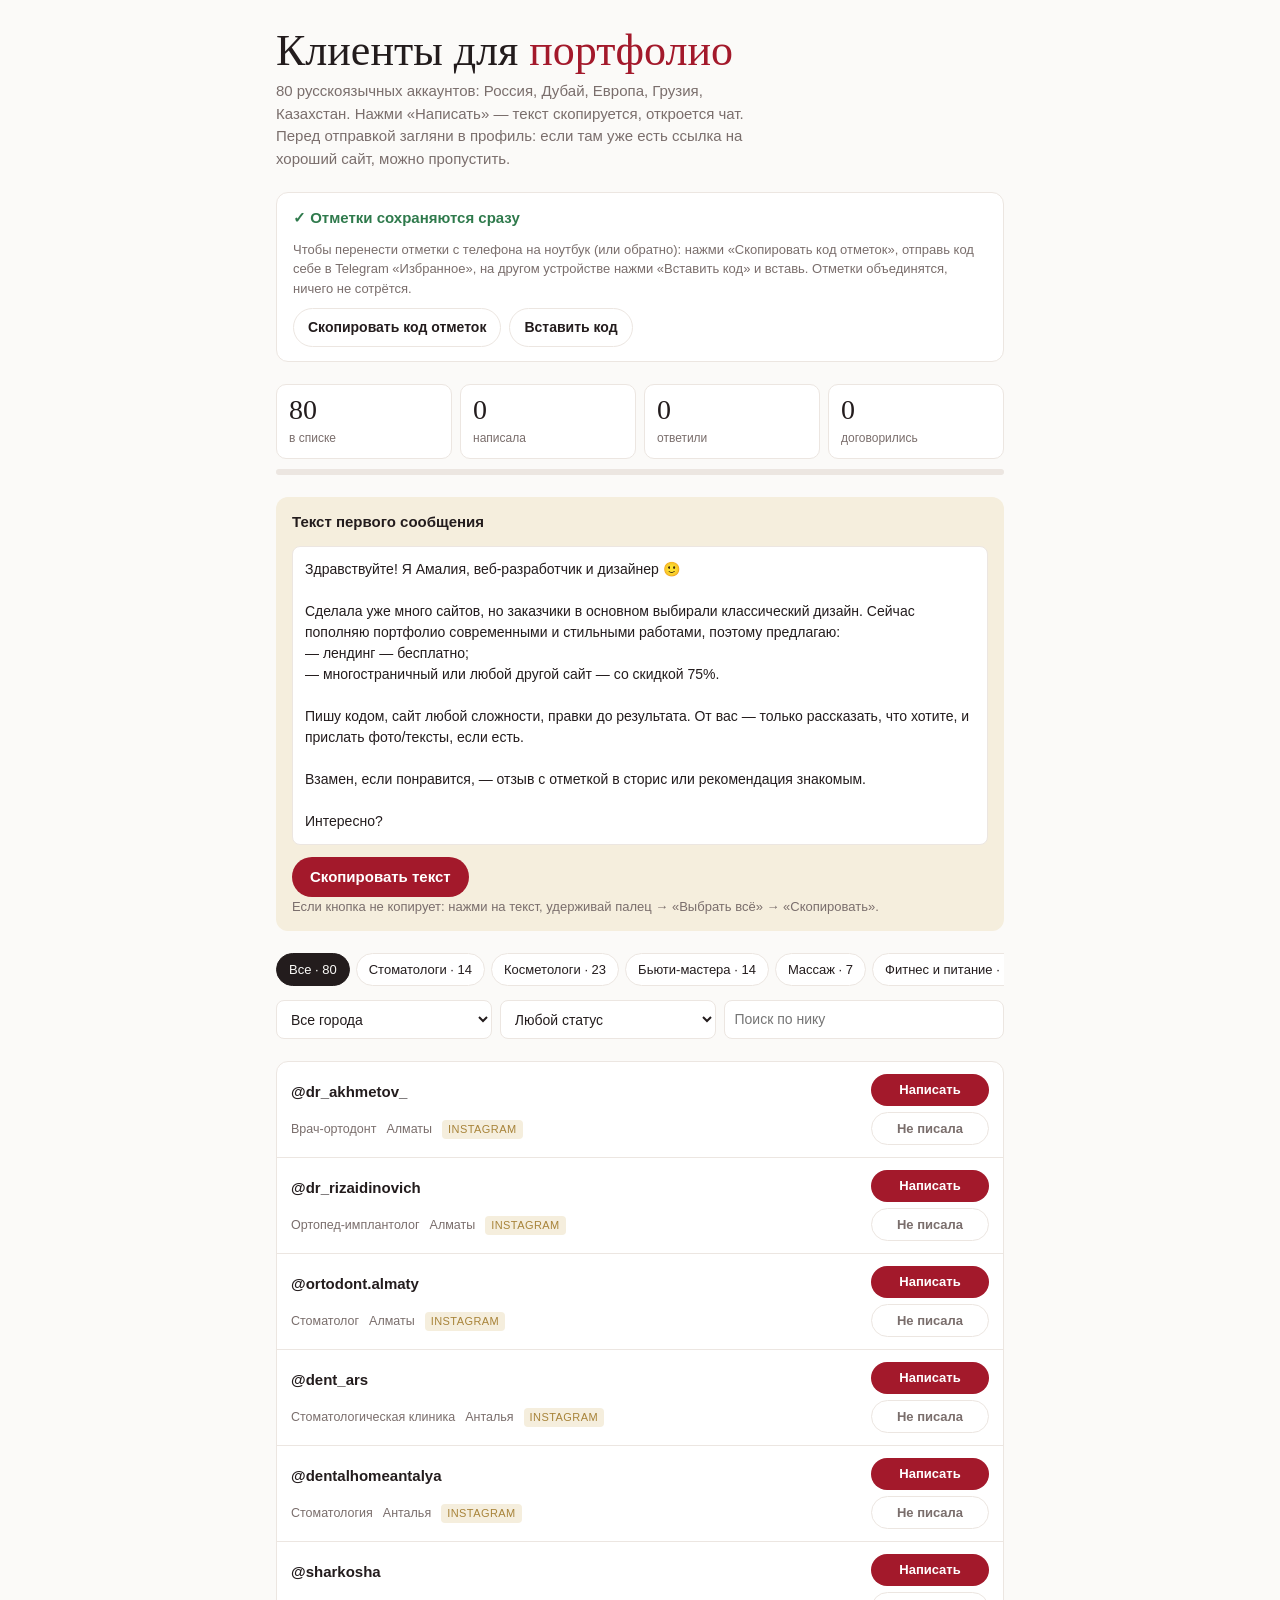
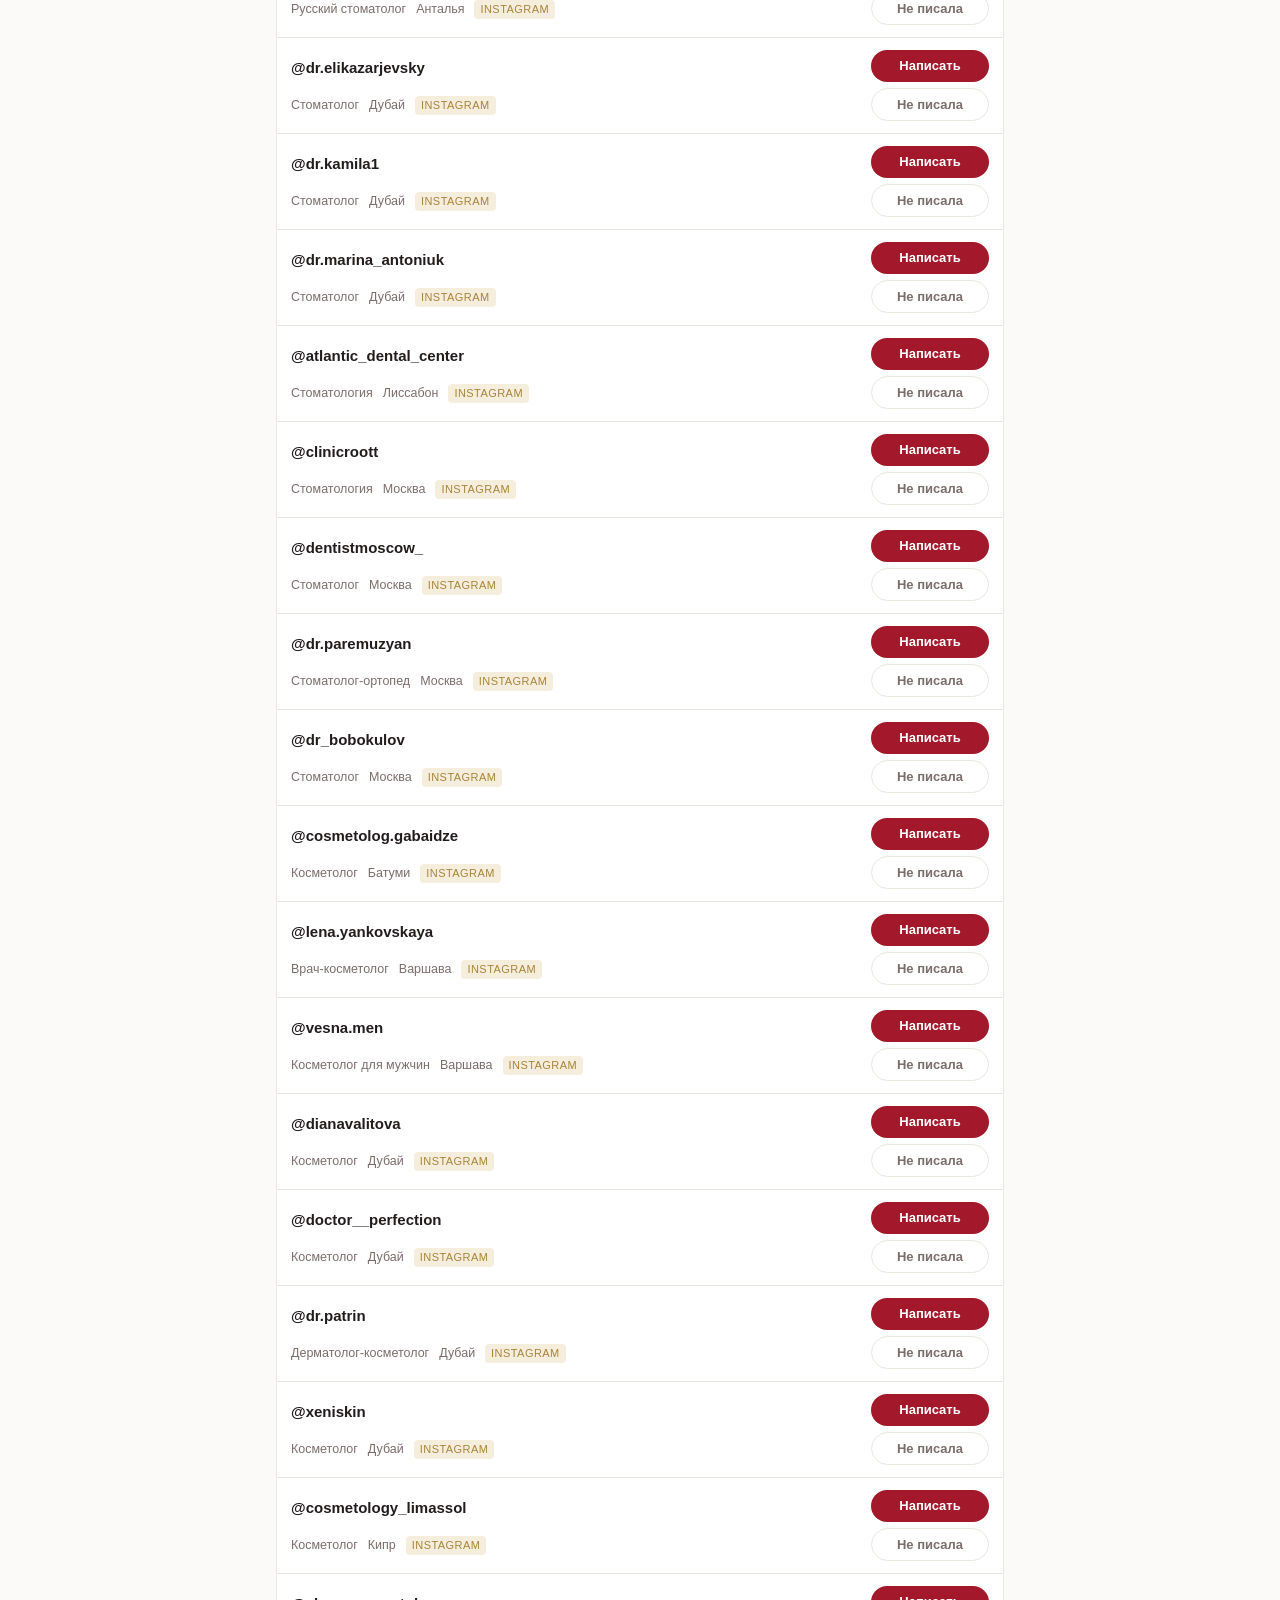
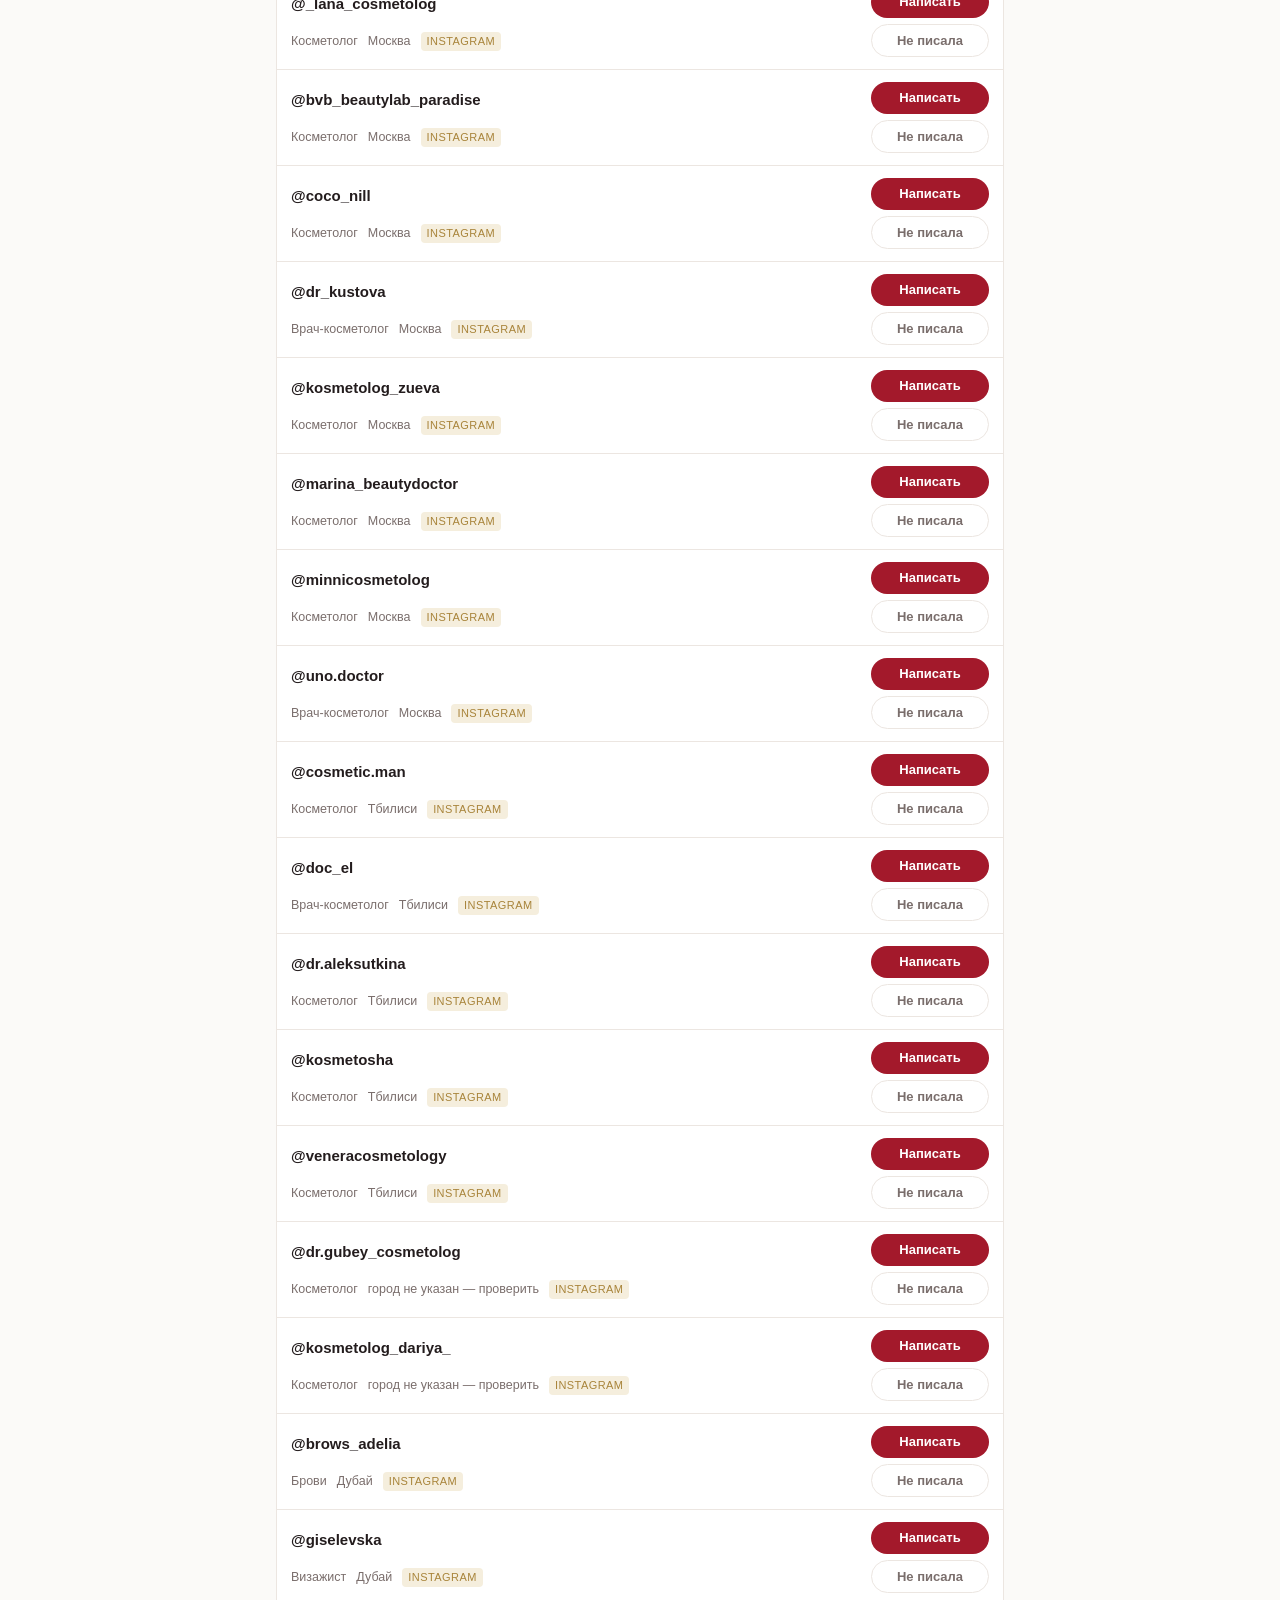
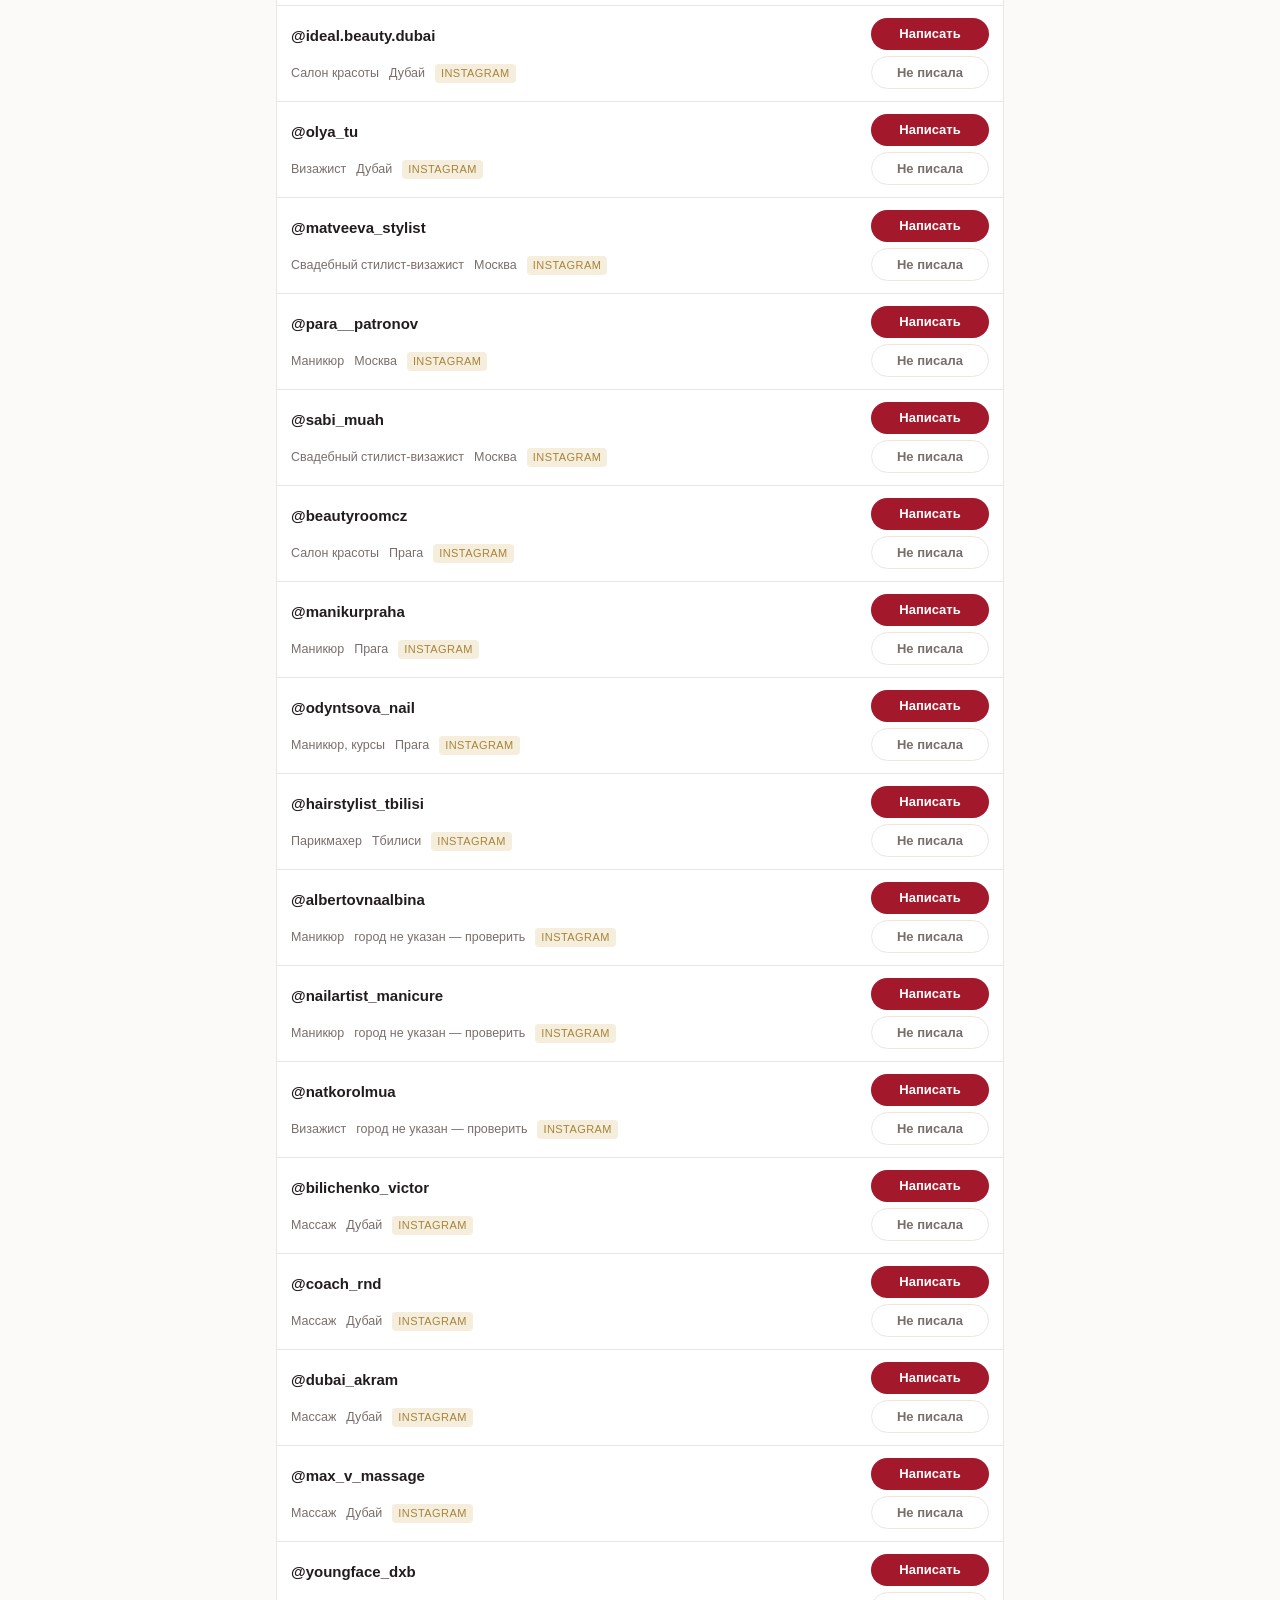
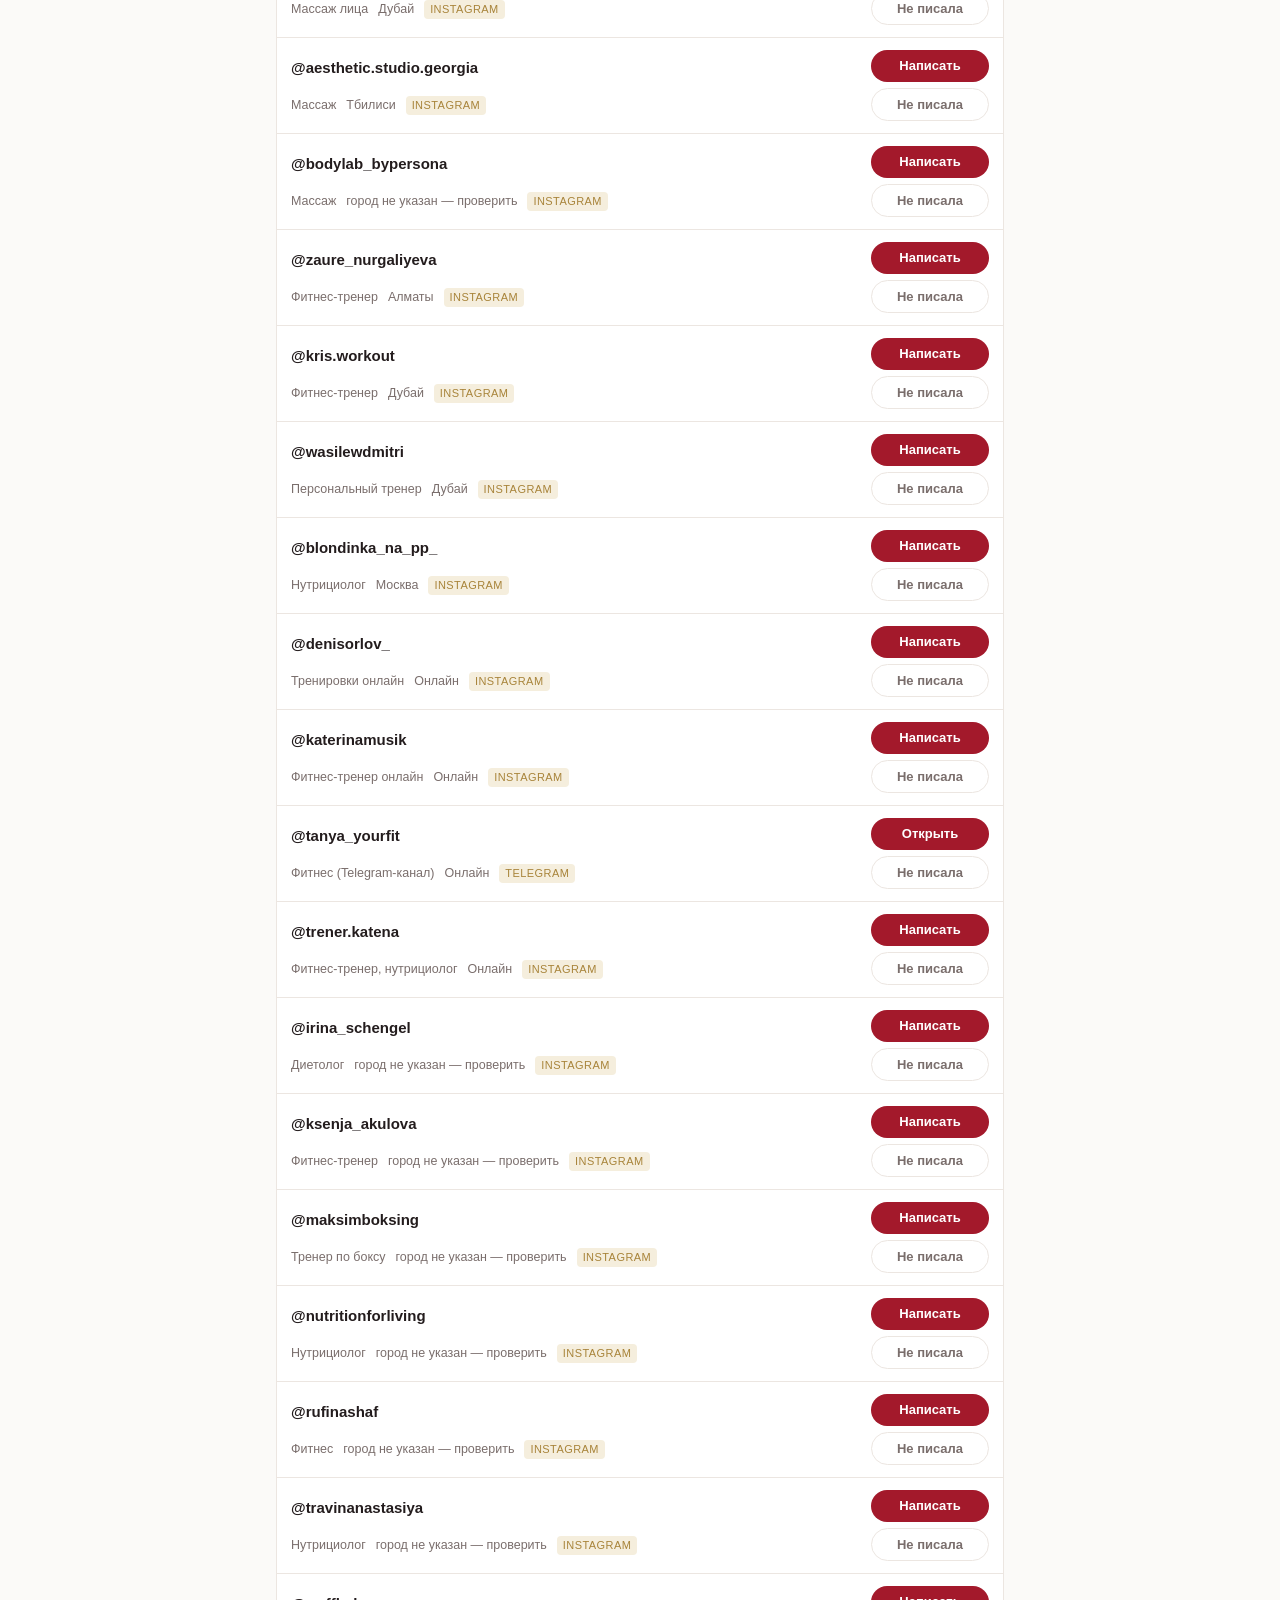
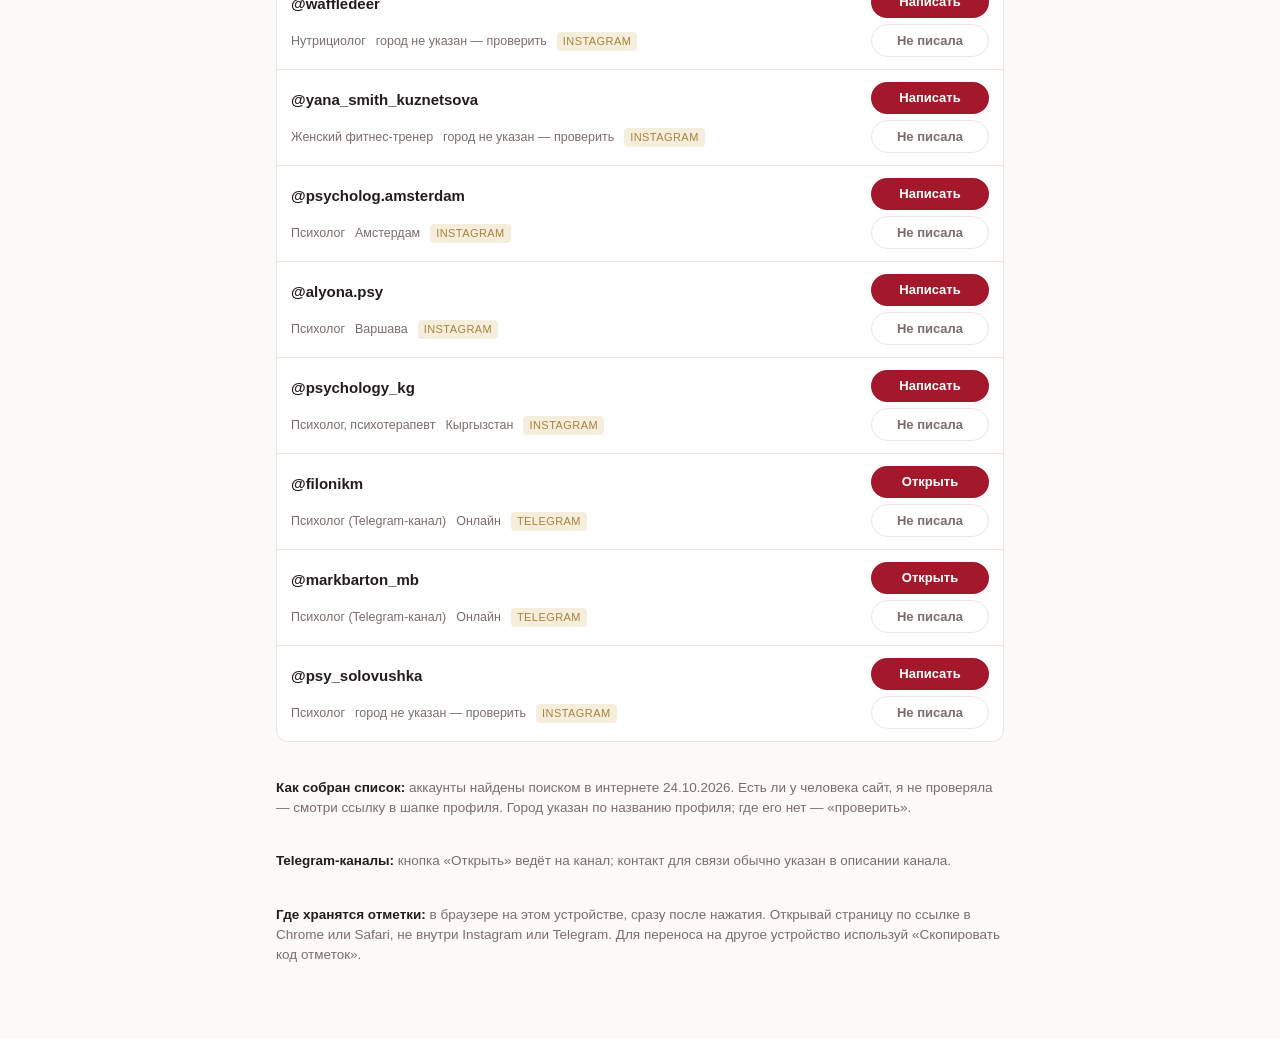
<file: clients/index.html>
<!doctype html>
<html lang="ru">
<head>
<meta charset="utf-8">
<meta name="viewport" content="width=device-width, initial-scale=1, viewport-fit=cover">
<meta name="robots" content="noindex">
<title>Клиенты для портфолио</title>
<style>*{box-sizing:border-box}html{-webkit-text-size-adjust:100%}body{margin:0}[hidden]{display:none!important}
/* Layout: one narrow column — header with progress, the message to copy, filters, then the contact list */
:root{
  --bg:#fbfaf8; --surface:#ffffff; --line:#ece6e1; --fg:#231c1d; --muted:#7a6e6c;
  --red:#a3192b; --red-soft:#f8e8ea; --gold:#a8843a; --gold-soft:#f5eedd;
  --ok:#2f7a4c; --ok-soft:#e5f2ea; --blue:#2c5d93; --blue-soft:#e6eef8;
  --display:Georgia,"Times New Roman",serif; --body:-apple-system,BlinkMacSystemFont,"Segoe UI",Roboto,Arial,sans-serif;
}
@media (prefers-color-scheme: dark){:root:not([data-theme="light"]){
  --bg:#171213; --surface:#211a1b; --line:#3a2f30; --fg:#f2eceb; --muted:#ab9f9d;
  --red:#e2606f; --red-soft:#3b1f23; --gold:#d4b06a; --gold-soft:#352c1c;
  --ok:#6cc18d; --ok-soft:#1d3226; --blue:#7fadde; --blue-soft:#1d2a3a; color-scheme:dark}}
:root[data-theme="dark"]{
  --bg:#171213; --surface:#211a1b; --line:#3a2f30; --fg:#f2eceb; --muted:#ab9f9d;
  --red:#e2606f; --red-soft:#3b1f23; --gold:#d4b06a; --gold-soft:#352c1c;
  --ok:#6cc18d; --ok-soft:#1d3226; --blue:#7fadde; --blue-soft:#1d2a3a; color-scheme:dark}
body{background:var(--bg);color:var(--fg);font-family:var(--body);font-size:15px;line-height:1.5}
.wrap{max-width:760px;margin:0 auto;padding-block:28px 60px;padding-left:max(16px,env(safe-area-inset-left,0px));padding-right:max(16px,env(safe-area-inset-right,0px));display:flex;flex-direction:column;gap:22px}
h1{font-family:var(--display);font-weight:400;font-size:clamp(30px,7vw,44px);line-height:1.05;margin:0;text-wrap:balance}
h1 em{font-style:normal;color:var(--red)}
.lead{color:var(--muted);margin:6px 0 0;max-width:60ch}
.stats{display:grid;grid-template-columns:repeat(4,1fr);gap:8px}
.stat{background:var(--surface);border:1px solid var(--line);border-radius:10px;padding:10px 12px}
.stat b{display:block;font-family:var(--display);font-size:28px;font-weight:400;font-variant-numeric:tabular-nums;line-height:1.1}
.stat span{font-size:12px;color:var(--muted)}
.bar{height:6px;border-radius:3px;background:var(--line);overflow:hidden;margin-top:10px}
.bar i{display:block;height:100%;background:var(--red);width:0;transition:width .3s}
details.msg{background:var(--gold-soft);border-radius:12px;padding:14px 16px}
details.msg summary{cursor:pointer;font-weight:600;display:flex;justify-content:space-between;gap:12px;align-items:center;list-style:none}
details.msg summary::-webkit-details-marker{display:none}
details.msg summary::after{content:"Показать";font-weight:500;font-size:13px;color:var(--gold)}
details.msg[open] summary::after{content:"Скрыть"}
.msg pre{white-space:pre-wrap;font-family:var(--body);font-size:14px;margin:12px 0;background:var(--surface);padding:12px;border-radius:8px;border:1px solid var(--line)}
button{font:inherit;cursor:pointer}
.btn{background:var(--red);color:#fff;border:0;border-radius:999px;padding:9px 18px;font-weight:600}
:root .btn{color:var(--surface)}
.btn:focus-visible,.chip:focus-visible,.st:focus-visible,select:focus-visible,input:focus-visible{outline:2px solid var(--gold);outline-offset:2px}
.filters{display:flex;flex-direction:column;gap:10px}
.chips{display:flex;gap:6px;overflow-x:auto;padding-bottom:4px;scrollbar-width:none}
.chip{flex:none;border:1px solid var(--line);background:var(--surface);color:var(--fg);border-radius:999px;padding:6px 12px;font-size:13px;white-space:nowrap}
.chip[aria-pressed="true"]{background:var(--fg);color:var(--bg);border-color:var(--fg)}
.row2{display:grid;grid-template-columns:1fr 1fr 1.3fr;gap:8px}
select,input{font:inherit;font-size:14px;background:var(--surface);color:var(--fg);border:1px solid var(--line);border-radius:8px;padding:8px 10px;min-width:0;width:100%}
.list{display:flex;flex-direction:column;background:var(--surface);border:1px solid var(--line);border-radius:12px;overflow:hidden}
.item{display:grid;grid-template-columns:1fr auto;gap:4px 12px;padding:12px 14px;border-top:1px solid var(--line);align-items:center}
.item:first-child{border-top:0}
.item .h{font-weight:700;color:var(--fg);text-decoration:none;word-break:break-all}
.item .h:hover{color:var(--red)}
.meta{grid-column:1;display:flex;flex-wrap:wrap;gap:4px 10px;font-size:12.5px;color:var(--muted)}
.tag{font-size:11px;letter-spacing:.04em;text-transform:uppercase;border-radius:4px;padding:1px 6px}
.tag.p1{background:var(--red-soft);color:var(--red)}
.tag.src{background:var(--gold-soft);color:var(--gold)}
.acts{grid-row:1/span 2;grid-column:2;display:flex;flex-direction:column;gap:6px;align-items:stretch}
.dm{display:block;text-align:center;background:var(--red);color:var(--surface);border-radius:999px;padding:6px 12px;font-size:13px;font-weight:700;text-decoration:none;white-space:nowrap}
.dm:focus-visible{outline:2px solid var(--gold);outline-offset:2px}
.toast{position:fixed;left:50%;transform:translateX(-50%);bottom:calc(16px + env(safe-area-inset-bottom,0px));background:var(--fg);color:var(--bg);padding:10px 16px;border-radius:10px;font-size:14px;font-weight:600;max-width:calc(100% - 32px);text-align:center;z-index:20}
.st{border:1px solid var(--line);border-radius:999px;padding:6px 12px;font-size:13px;font-weight:600;background:var(--surface);color:var(--muted);white-space:nowrap;min-width:118px}
.st[data-s="1"]{background:var(--blue-soft);color:var(--blue);border-color:transparent}
.st[data-s="2"]{background:var(--gold-soft);color:var(--gold);border-color:transparent}
.st[data-s="3"]{background:var(--ok-soft);color:var(--ok);border-color:transparent}
.st[data-s="4"]{background:var(--line);color:var(--muted);border-color:transparent;text-decoration:line-through}
.empty{padding:24px;text-align:center;color:var(--muted)}
.notes{font-size:13.5px;color:var(--muted);display:flex;flex-direction:column;gap:6px}
.notes b{color:var(--fg)}
@media (max-width:520px){.stats{grid-template-columns:repeat(2,1fr)}.row2{grid-template-columns:1fr 1fr}.row2 input{grid-column:1/-1}.st{min-width:0}}
@media (prefers-reduced-motion:reduce){.bar i{transition:none}}

.msg pre{user-select:text;-webkit-user-select:text}
.hint{font-size:13px;color:var(--muted);margin:0}

.save{background:var(--surface);border:1px solid var(--line);border-radius:12px;padding:14px 16px;display:flex;flex-direction:column;gap:10px}
.save .ok{color:var(--ok);font-weight:600;margin:0}
.save .bad{color:var(--red);font-weight:600;margin:0}
.save .btns{display:flex;flex-wrap:wrap;gap:8px}
.btn2{background:var(--surface);color:var(--fg);border:1px solid var(--line);border-radius:999px;padding:8px 14px;font-weight:600;font-size:14px}
.btn2:focus-visible{outline:2px solid var(--gold);outline-offset:2px}
.save textarea{font:inherit;font-size:13px;width:100%;min-height:70px;background:var(--bg);color:var(--fg);border:1px solid var(--line);border-radius:8px;padding:8px;resize:vertical}
.when{color:var(--blue);font-weight:600}
</style>
</head>
<body>
<div class="wrap">
  <header>
    <h1>Клиенты для <em>портфолио</em></h1>
    <p class="lead">80 русскоязычных аккаунтов: Россия, Дубай, Европа, Грузия, Казахстан. Нажми «Написать» — текст скопируется, откроется чат. Перед отправкой загляни в профиль: если там уже есть ссылка на хороший сайт, можно пропустить.</p>
  </header>
  <section class="save" aria-label="Сохранение отметок">
    <p id="saveState" class="ok">✓ Отметки сохраняются сразу</p>
    <p class="hint">Чтобы перенести отметки с телефона на ноутбук (или обратно): нажми «Скопировать код отметок», отправь код себе в Telegram «Избранное», на другом устройстве нажми «Вставить код» и вставь. Отметки объединятся, ничего не сотрётся.</p>
    <div class="btns">
      <button type="button" class="btn2" id="expBtn">Скопировать код отметок</button>
      <button type="button" class="btn2" id="impBtn">Вставить код</button>
    </div>
    <div id="impBox" hidden>
      <textarea id="impText" placeholder="Вставь сюда код, начинается с PC1:"></textarea>
      <div class="btns"><button type="button" class="btn" id="impApply">Добавить отметки</button></div>
    </div>
    <textarea id="expText" readonly hidden></textarea>
  </section>
  <section aria-label="Прогресс">
    <div class="stats">
      <div class="stat"><b id="sAll">80</b><span>в списке</span></div>
      <div class="stat"><b id="sSent">0</b><span>написала</span></div>
      <div class="stat"><b id="sReply">0</b><span>ответили</span></div>
      <div class="stat"><b id="sDeal">0</b><span>договорились</span></div>
    </div>
    <div class="bar" aria-hidden="true"><i id="bar"></i></div>
  </section>
  <section class="msg" style="background:var(--gold-soft);border-radius:12px;padding:14px 16px">
    <b>Текст первого сообщения</b>
    <pre id="msgText">Здравствуйте! Я Амалия, веб-разработчик и дизайнер 🙂

Сделала уже много сайтов, но заказчики в основном выбирали классический дизайн. Сейчас пополняю портфолио современными и стильными работами, поэтому предлагаю:
— лендинг — бесплатно;
— многостраничный или любой другой сайт — со скидкой 75%.

Пишу кодом, сайт любой сложности, правки до результата. От вас — только рассказать, что хотите, и прислать фото/тексты, если есть.

Взамен, если понравится, — отзыв с отметкой в сторис или рекомендация знакомым.

Интересно?</pre>
    <button class="btn" id="copyBtn" type="button">Скопировать текст</button>
    <p class="hint">Если кнопка не копирует: нажми на текст, удерживай палец → «Выбрать всё» → «Скопировать».</p>
  </section>
  <section class="filters" aria-label="Фильтры">
    <div class="chips" id="chips" role="group" aria-label="Категория"></div>
    <div class="row2">
      <select id="city" aria-label="Город"></select>
      <select id="status" aria-label="Статус">
        <option value="all">Любой статус</option><option value="0">Не писала</option><option value="1">Написала</option><option value="2">Ответили</option><option value="3">Договорились</option><option value="4">Отказ / не найден</option>
      </select>
      <input id="q" type="search" placeholder="Поиск по нику" aria-label="Поиск по нику">
    </div>
  </section>
  <div class="list" id="list">
<div class="item" data-h="dr_akhmetov_" data-g="Стоматологи" data-city="Алматы">
<a class="h" href="https://www.instagram.com/dr_akhmetov_/">@dr_akhmetov_</a>
<div class="acts"><a class="dm" href="https://ig.me/m/dr_akhmetov_">Написать</a><button type="button" class="st" data-s="0">Не писала</button></div>
<div class="meta"><span>Врач-ортодонт</span><span>Алматы</span><span class="tag src">Instagram</span></div>
</div>
<div class="item" data-h="dr_rizaidinovich" data-g="Стоматологи" data-city="Алматы">
<a class="h" href="https://www.instagram.com/dr_rizaidinovich/">@dr_rizaidinovich</a>
<div class="acts"><a class="dm" href="https://ig.me/m/dr_rizaidinovich">Написать</a><button type="button" class="st" data-s="0">Не писала</button></div>
<div class="meta"><span>Ортопед-имплантолог</span><span>Алматы</span><span class="tag src">Instagram</span></div>
</div>
<div class="item" data-h="ortodont.almaty" data-g="Стоматологи" data-city="Алматы">
<a class="h" href="https://www.instagram.com/ortodont.almaty/">@ortodont.almaty</a>
<div class="acts"><a class="dm" href="https://ig.me/m/ortodont.almaty">Написать</a><button type="button" class="st" data-s="0">Не писала</button></div>
<div class="meta"><span>Стоматолог</span><span>Алматы</span><span class="tag src">Instagram</span></div>
</div>
<div class="item" data-h="dent_ars" data-g="Стоматологи" data-city="Анталья">
<a class="h" href="https://www.instagram.com/dent_ars/">@dent_ars</a>
<div class="acts"><a class="dm" href="https://ig.me/m/dent_ars">Написать</a><button type="button" class="st" data-s="0">Не писала</button></div>
<div class="meta"><span>Стоматологическая клиника</span><span>Анталья</span><span class="tag src">Instagram</span></div>
</div>
<div class="item" data-h="dentalhomeantalya" data-g="Стоматологи" data-city="Анталья">
<a class="h" href="https://www.instagram.com/dentalhomeantalya/">@dentalhomeantalya</a>
<div class="acts"><a class="dm" href="https://ig.me/m/dentalhomeantalya">Написать</a><button type="button" class="st" data-s="0">Не писала</button></div>
<div class="meta"><span>Стоматология</span><span>Анталья</span><span class="tag src">Instagram</span></div>
</div>
<div class="item" data-h="sharkosha" data-g="Стоматологи" data-city="Анталья">
<a class="h" href="https://www.instagram.com/sharkosha/">@sharkosha</a>
<div class="acts"><a class="dm" href="https://ig.me/m/sharkosha">Написать</a><button type="button" class="st" data-s="0">Не писала</button></div>
<div class="meta"><span>Русский стоматолог</span><span>Анталья</span><span class="tag src">Instagram</span></div>
</div>
<div class="item" data-h="dr.elikazarjevsky" data-g="Стоматологи" data-city="Дубай">
<a class="h" href="https://www.instagram.com/dr.elikazarjevsky/">@dr.elikazarjevsky</a>
<div class="acts"><a class="dm" href="https://ig.me/m/dr.elikazarjevsky">Написать</a><button type="button" class="st" data-s="0">Не писала</button></div>
<div class="meta"><span>Стоматолог</span><span>Дубай</span><span class="tag src">Instagram</span></div>
</div>
<div class="item" data-h="dr.kamila1" data-g="Стоматологи" data-city="Дубай">
<a class="h" href="https://www.instagram.com/dr.kamila1/">@dr.kamila1</a>
<div class="acts"><a class="dm" href="https://ig.me/m/dr.kamila1">Написать</a><button type="button" class="st" data-s="0">Не писала</button></div>
<div class="meta"><span>Стоматолог</span><span>Дубай</span><span class="tag src">Instagram</span></div>
</div>
<div class="item" data-h="dr.marina_antoniuk" data-g="Стоматологи" data-city="Дубай">
<a class="h" href="https://www.instagram.com/dr.marina_antoniuk/">@dr.marina_antoniuk</a>
<div class="acts"><a class="dm" href="https://ig.me/m/dr.marina_antoniuk">Написать</a><button type="button" class="st" data-s="0">Не писала</button></div>
<div class="meta"><span>Стоматолог</span><span>Дубай</span><span class="tag src">Instagram</span></div>
</div>
<div class="item" data-h="atlantic_dental_center" data-g="Стоматологи" data-city="Лиссабон">
<a class="h" href="https://www.instagram.com/atlantic_dental_center/">@atlantic_dental_center</a>
<div class="acts"><a class="dm" href="https://ig.me/m/atlantic_dental_center">Написать</a><button type="button" class="st" data-s="0">Не писала</button></div>
<div class="meta"><span>Стоматология</span><span>Лиссабон</span><span class="tag src">Instagram</span></div>
</div>
<div class="item" data-h="clinicroott" data-g="Стоматологи" data-city="Москва">
<a class="h" href="https://www.instagram.com/clinicroott/">@clinicroott</a>
<div class="acts"><a class="dm" href="https://ig.me/m/clinicroott">Написать</a><button type="button" class="st" data-s="0">Не писала</button></div>
<div class="meta"><span>Стоматология</span><span>Москва</span><span class="tag src">Instagram</span></div>
</div>
<div class="item" data-h="dentistmoscow_" data-g="Стоматологи" data-city="Москва">
<a class="h" href="https://www.instagram.com/dentistmoscow_/">@dentistmoscow_</a>
<div class="acts"><a class="dm" href="https://ig.me/m/dentistmoscow_">Написать</a><button type="button" class="st" data-s="0">Не писала</button></div>
<div class="meta"><span>Стоматолог</span><span>Москва</span><span class="tag src">Instagram</span></div>
</div>
<div class="item" data-h="dr.paremuzyan" data-g="Стоматологи" data-city="Москва">
<a class="h" href="https://www.instagram.com/dr.paremuzyan/">@dr.paremuzyan</a>
<div class="acts"><a class="dm" href="https://ig.me/m/dr.paremuzyan">Написать</a><button type="button" class="st" data-s="0">Не писала</button></div>
<div class="meta"><span>Стоматолог-ортопед</span><span>Москва</span><span class="tag src">Instagram</span></div>
</div>
<div class="item" data-h="dr_bobokulov" data-g="Стоматологи" data-city="Москва">
<a class="h" href="https://www.instagram.com/dr_bobokulov/">@dr_bobokulov</a>
<div class="acts"><a class="dm" href="https://ig.me/m/dr_bobokulov">Написать</a><button type="button" class="st" data-s="0">Не писала</button></div>
<div class="meta"><span>Стоматолог</span><span>Москва</span><span class="tag src">Instagram</span></div>
</div>
<div class="item" data-h="cosmetolog.gabaidze" data-g="Косметологи" data-city="Батуми">
<a class="h" href="https://www.instagram.com/cosmetolog.gabaidze/">@cosmetolog.gabaidze</a>
<div class="acts"><a class="dm" href="https://ig.me/m/cosmetolog.gabaidze">Написать</a><button type="button" class="st" data-s="0">Не писала</button></div>
<div class="meta"><span>Косметолог</span><span>Батуми</span><span class="tag src">Instagram</span></div>
</div>
<div class="item" data-h="lena.yankovskaya" data-g="Косметологи" data-city="Варшава">
<a class="h" href="https://www.instagram.com/lena.yankovskaya/">@lena.yankovskaya</a>
<div class="acts"><a class="dm" href="https://ig.me/m/lena.yankovskaya">Написать</a><button type="button" class="st" data-s="0">Не писала</button></div>
<div class="meta"><span>Врач-косметолог</span><span>Варшава</span><span class="tag src">Instagram</span></div>
</div>
<div class="item" data-h="vesna.men" data-g="Косметологи" data-city="Варшава">
<a class="h" href="https://www.instagram.com/vesna.men/">@vesna.men</a>
<div class="acts"><a class="dm" href="https://ig.me/m/vesna.men">Написать</a><button type="button" class="st" data-s="0">Не писала</button></div>
<div class="meta"><span>Косметолог для мужчин</span><span>Варшава</span><span class="tag src">Instagram</span></div>
</div>
<div class="item" data-h="dianavalitova" data-g="Косметологи" data-city="Дубай">
<a class="h" href="https://www.instagram.com/dianavalitova/">@dianavalitova</a>
<div class="acts"><a class="dm" href="https://ig.me/m/dianavalitova">Написать</a><button type="button" class="st" data-s="0">Не писала</button></div>
<div class="meta"><span>Косметолог</span><span>Дубай</span><span class="tag src">Instagram</span></div>
</div>
<div class="item" data-h="doctor__perfection" data-g="Косметологи" data-city="Дубай">
<a class="h" href="https://www.instagram.com/doctor__perfection/">@doctor__perfection</a>
<div class="acts"><a class="dm" href="https://ig.me/m/doctor__perfection">Написать</a><button type="button" class="st" data-s="0">Не писала</button></div>
<div class="meta"><span>Косметолог</span><span>Дубай</span><span class="tag src">Instagram</span></div>
</div>
<div class="item" data-h="dr.patrin" data-g="Косметологи" data-city="Дубай">
<a class="h" href="https://www.instagram.com/dr.patrin/">@dr.patrin</a>
<div class="acts"><a class="dm" href="https://ig.me/m/dr.patrin">Написать</a><button type="button" class="st" data-s="0">Не писала</button></div>
<div class="meta"><span>Дерматолог-косметолог</span><span>Дубай</span><span class="tag src">Instagram</span></div>
</div>
<div class="item" data-h="xeniskin" data-g="Косметологи" data-city="Дубай">
<a class="h" href="https://www.instagram.com/xeniskin/">@xeniskin</a>
<div class="acts"><a class="dm" href="https://ig.me/m/xeniskin">Написать</a><button type="button" class="st" data-s="0">Не писала</button></div>
<div class="meta"><span>Косметолог</span><span>Дубай</span><span class="tag src">Instagram</span></div>
</div>
<div class="item" data-h="cosmetology_limassol" data-g="Косметологи" data-city="Кипр">
<a class="h" href="https://www.instagram.com/cosmetology_limassol/">@cosmetology_limassol</a>
<div class="acts"><a class="dm" href="https://ig.me/m/cosmetology_limassol">Написать</a><button type="button" class="st" data-s="0">Не писала</button></div>
<div class="meta"><span>Косметолог</span><span>Кипр</span><span class="tag src">Instagram</span></div>
</div>
<div class="item" data-h="_lana_cosmetolog" data-g="Косметологи" data-city="Москва">
<a class="h" href="https://www.instagram.com/_lana_cosmetolog/">@_lana_cosmetolog</a>
<div class="acts"><a class="dm" href="https://ig.me/m/_lana_cosmetolog">Написать</a><button type="button" class="st" data-s="0">Не писала</button></div>
<div class="meta"><span>Косметолог</span><span>Москва</span><span class="tag src">Instagram</span></div>
</div>
<div class="item" data-h="bvb_beautylab_paradise" data-g="Косметологи" data-city="Москва">
<a class="h" href="https://www.instagram.com/bvb_beautylab_paradise/">@bvb_beautylab_paradise</a>
<div class="acts"><a class="dm" href="https://ig.me/m/bvb_beautylab_paradise">Написать</a><button type="button" class="st" data-s="0">Не писала</button></div>
<div class="meta"><span>Косметолог</span><span>Москва</span><span class="tag src">Instagram</span></div>
</div>
<div class="item" data-h="coco_nill" data-g="Косметологи" data-city="Москва">
<a class="h" href="https://www.instagram.com/coco_nill/">@coco_nill</a>
<div class="acts"><a class="dm" href="https://ig.me/m/coco_nill">Написать</a><button type="button" class="st" data-s="0">Не писала</button></div>
<div class="meta"><span>Косметолог</span><span>Москва</span><span class="tag src">Instagram</span></div>
</div>
<div class="item" data-h="dr_kustova" data-g="Косметологи" data-city="Москва">
<a class="h" href="https://www.instagram.com/dr_kustova/">@dr_kustova</a>
<div class="acts"><a class="dm" href="https://ig.me/m/dr_kustova">Написать</a><button type="button" class="st" data-s="0">Не писала</button></div>
<div class="meta"><span>Врач-косметолог</span><span>Москва</span><span class="tag src">Instagram</span></div>
</div>
<div class="item" data-h="kosmetolog_zueva" data-g="Косметологи" data-city="Москва">
<a class="h" href="https://www.instagram.com/kosmetolog_zueva/">@kosmetolog_zueva</a>
<div class="acts"><a class="dm" href="https://ig.me/m/kosmetolog_zueva">Написать</a><button type="button" class="st" data-s="0">Не писала</button></div>
<div class="meta"><span>Косметолог</span><span>Москва</span><span class="tag src">Instagram</span></div>
</div>
<div class="item" data-h="marina_beautydoctor" data-g="Косметологи" data-city="Москва">
<a class="h" href="https://www.instagram.com/marina_beautydoctor/">@marina_beautydoctor</a>
<div class="acts"><a class="dm" href="https://ig.me/m/marina_beautydoctor">Написать</a><button type="button" class="st" data-s="0">Не писала</button></div>
<div class="meta"><span>Косметолог</span><span>Москва</span><span class="tag src">Instagram</span></div>
</div>
<div class="item" data-h="minnicosmetolog" data-g="Косметологи" data-city="Москва">
<a class="h" href="https://www.instagram.com/minnicosmetolog/">@minnicosmetolog</a>
<div class="acts"><a class="dm" href="https://ig.me/m/minnicosmetolog">Написать</a><button type="button" class="st" data-s="0">Не писала</button></div>
<div class="meta"><span>Косметолог</span><span>Москва</span><span class="tag src">Instagram</span></div>
</div>
<div class="item" data-h="uno.doctor" data-g="Косметологи" data-city="Москва">
<a class="h" href="https://www.instagram.com/uno.doctor/">@uno.doctor</a>
<div class="acts"><a class="dm" href="https://ig.me/m/uno.doctor">Написать</a><button type="button" class="st" data-s="0">Не писала</button></div>
<div class="meta"><span>Врач-косметолог</span><span>Москва</span><span class="tag src">Instagram</span></div>
</div>
<div class="item" data-h="cosmetic.man" data-g="Косметологи" data-city="Тбилиси">
<a class="h" href="https://www.instagram.com/cosmetic.man/">@cosmetic.man</a>
<div class="acts"><a class="dm" href="https://ig.me/m/cosmetic.man">Написать</a><button type="button" class="st" data-s="0">Не писала</button></div>
<div class="meta"><span>Косметолог</span><span>Тбилиси</span><span class="tag src">Instagram</span></div>
</div>
<div class="item" data-h="doc_el" data-g="Косметологи" data-city="Тбилиси">
<a class="h" href="https://www.instagram.com/doc_el/">@doc_el</a>
<div class="acts"><a class="dm" href="https://ig.me/m/doc_el">Написать</a><button type="button" class="st" data-s="0">Не писала</button></div>
<div class="meta"><span>Врач-косметолог</span><span>Тбилиси</span><span class="tag src">Instagram</span></div>
</div>
<div class="item" data-h="dr.aleksutkina" data-g="Косметологи" data-city="Тбилиси">
<a class="h" href="https://www.instagram.com/dr.aleksutkina/">@dr.aleksutkina</a>
<div class="acts"><a class="dm" href="https://ig.me/m/dr.aleksutkina">Написать</a><button type="button" class="st" data-s="0">Не писала</button></div>
<div class="meta"><span>Косметолог</span><span>Тбилиси</span><span class="tag src">Instagram</span></div>
</div>
<div class="item" data-h="kosmetosha" data-g="Косметологи" data-city="Тбилиси">
<a class="h" href="https://www.instagram.com/kosmetosha/">@kosmetosha</a>
<div class="acts"><a class="dm" href="https://ig.me/m/kosmetosha">Написать</a><button type="button" class="st" data-s="0">Не писала</button></div>
<div class="meta"><span>Косметолог</span><span>Тбилиси</span><span class="tag src">Instagram</span></div>
</div>
<div class="item" data-h="veneracosmetology" data-g="Косметологи" data-city="Тбилиси">
<a class="h" href="https://www.instagram.com/veneracosmetology/">@veneracosmetology</a>
<div class="acts"><a class="dm" href="https://ig.me/m/veneracosmetology">Написать</a><button type="button" class="st" data-s="0">Не писала</button></div>
<div class="meta"><span>Косметолог</span><span>Тбилиси</span><span class="tag src">Instagram</span></div>
</div>
<div class="item" data-h="dr.gubey_cosmetolog" data-g="Косметологи" data-city="не указан">
<a class="h" href="https://www.instagram.com/dr.gubey_cosmetolog/">@dr.gubey_cosmetolog</a>
<div class="acts"><a class="dm" href="https://ig.me/m/dr.gubey_cosmetolog">Написать</a><button type="button" class="st" data-s="0">Не писала</button></div>
<div class="meta"><span>Косметолог</span><span>город не указан — проверить</span><span class="tag src">Instagram</span></div>
</div>
<div class="item" data-h="kosmetolog_dariya_" data-g="Косметологи" data-city="не указан">
<a class="h" href="https://www.instagram.com/kosmetolog_dariya_/">@kosmetolog_dariya_</a>
<div class="acts"><a class="dm" href="https://ig.me/m/kosmetolog_dariya_">Написать</a><button type="button" class="st" data-s="0">Не писала</button></div>
<div class="meta"><span>Косметолог</span><span>город не указан — проверить</span><span class="tag src">Instagram</span></div>
</div>
<div class="item" data-h="brows_adelia" data-g="Бьюти-мастера" data-city="Дубай">
<a class="h" href="https://www.instagram.com/brows_adelia/">@brows_adelia</a>
<div class="acts"><a class="dm" href="https://ig.me/m/brows_adelia">Написать</a><button type="button" class="st" data-s="0">Не писала</button></div>
<div class="meta"><span>Брови</span><span>Дубай</span><span class="tag src">Instagram</span></div>
</div>
<div class="item" data-h="giselevska" data-g="Бьюти-мастера" data-city="Дубай">
<a class="h" href="https://www.instagram.com/giselevska/">@giselevska</a>
<div class="acts"><a class="dm" href="https://ig.me/m/giselevska">Написать</a><button type="button" class="st" data-s="0">Не писала</button></div>
<div class="meta"><span>Визажист</span><span>Дубай</span><span class="tag src">Instagram</span></div>
</div>
<div class="item" data-h="ideal.beauty.dubai" data-g="Бьюти-мастера" data-city="Дубай">
<a class="h" href="https://www.instagram.com/ideal.beauty.dubai/">@ideal.beauty.dubai</a>
<div class="acts"><a class="dm" href="https://ig.me/m/ideal.beauty.dubai">Написать</a><button type="button" class="st" data-s="0">Не писала</button></div>
<div class="meta"><span>Салон красоты</span><span>Дубай</span><span class="tag src">Instagram</span></div>
</div>
<div class="item" data-h="olya_tu" data-g="Бьюти-мастера" data-city="Дубай">
<a class="h" href="https://www.instagram.com/olya_tu/">@olya_tu</a>
<div class="acts"><a class="dm" href="https://ig.me/m/olya_tu">Написать</a><button type="button" class="st" data-s="0">Не писала</button></div>
<div class="meta"><span>Визажист</span><span>Дубай</span><span class="tag src">Instagram</span></div>
</div>
<div class="item" data-h="matveeva_stylist" data-g="Бьюти-мастера" data-city="Москва">
<a class="h" href="https://www.instagram.com/matveeva_stylist/">@matveeva_stylist</a>
<div class="acts"><a class="dm" href="https://ig.me/m/matveeva_stylist">Написать</a><button type="button" class="st" data-s="0">Не писала</button></div>
<div class="meta"><span>Свадебный стилист-визажист</span><span>Москва</span><span class="tag src">Instagram</span></div>
</div>
<div class="item" data-h="para__patronov" data-g="Бьюти-мастера" data-city="Москва">
<a class="h" href="https://www.instagram.com/para__patronov/">@para__patronov</a>
<div class="acts"><a class="dm" href="https://ig.me/m/para__patronov">Написать</a><button type="button" class="st" data-s="0">Не писала</button></div>
<div class="meta"><span>Маникюр</span><span>Москва</span><span class="tag src">Instagram</span></div>
</div>
<div class="item" data-h="sabi_muah" data-g="Бьюти-мастера" data-city="Москва">
<a class="h" href="https://www.instagram.com/sabi_muah/">@sabi_muah</a>
<div class="acts"><a class="dm" href="https://ig.me/m/sabi_muah">Написать</a><button type="button" class="st" data-s="0">Не писала</button></div>
<div class="meta"><span>Свадебный стилист-визажист</span><span>Москва</span><span class="tag src">Instagram</span></div>
</div>
<div class="item" data-h="beautyroomcz" data-g="Бьюти-мастера" data-city="Прага">
<a class="h" href="https://www.instagram.com/beautyroomcz/">@beautyroomcz</a>
<div class="acts"><a class="dm" href="https://ig.me/m/beautyroomcz">Написать</a><button type="button" class="st" data-s="0">Не писала</button></div>
<div class="meta"><span>Салон красоты</span><span>Прага</span><span class="tag src">Instagram</span></div>
</div>
<div class="item" data-h="manikurpraha" data-g="Бьюти-мастера" data-city="Прага">
<a class="h" href="https://www.instagram.com/manikurpraha/">@manikurpraha</a>
<div class="acts"><a class="dm" href="https://ig.me/m/manikurpraha">Написать</a><button type="button" class="st" data-s="0">Не писала</button></div>
<div class="meta"><span>Маникюр</span><span>Прага</span><span class="tag src">Instagram</span></div>
</div>
<div class="item" data-h="odyntsova_nail" data-g="Бьюти-мастера" data-city="Прага">
<a class="h" href="https://www.instagram.com/odyntsova_nail/">@odyntsova_nail</a>
<div class="acts"><a class="dm" href="https://ig.me/m/odyntsova_nail">Написать</a><button type="button" class="st" data-s="0">Не писала</button></div>
<div class="meta"><span>Маникюр, курсы</span><span>Прага</span><span class="tag src">Instagram</span></div>
</div>
<div class="item" data-h="hairstylist_tbilisi" data-g="Бьюти-мастера" data-city="Тбилиси">
<a class="h" href="https://www.instagram.com/hairstylist_tbilisi/">@hairstylist_tbilisi</a>
<div class="acts"><a class="dm" href="https://ig.me/m/hairstylist_tbilisi">Написать</a><button type="button" class="st" data-s="0">Не писала</button></div>
<div class="meta"><span>Парикмахер</span><span>Тбилиси</span><span class="tag src">Instagram</span></div>
</div>
<div class="item" data-h="albertovnaalbina" data-g="Бьюти-мастера" data-city="не указан">
<a class="h" href="https://www.instagram.com/albertovnaalbina/">@albertovnaalbina</a>
<div class="acts"><a class="dm" href="https://ig.me/m/albertovnaalbina">Написать</a><button type="button" class="st" data-s="0">Не писала</button></div>
<div class="meta"><span>Маникюр</span><span>город не указан — проверить</span><span class="tag src">Instagram</span></div>
</div>
<div class="item" data-h="nailartist_manicure" data-g="Бьюти-мастера" data-city="не указан">
<a class="h" href="https://www.instagram.com/nailartist_manicure/">@nailartist_manicure</a>
<div class="acts"><a class="dm" href="https://ig.me/m/nailartist_manicure">Написать</a><button type="button" class="st" data-s="0">Не писала</button></div>
<div class="meta"><span>Маникюр</span><span>город не указан — проверить</span><span class="tag src">Instagram</span></div>
</div>
<div class="item" data-h="natkorolmua" data-g="Бьюти-мастера" data-city="не указан">
<a class="h" href="https://www.instagram.com/natkorolmua/">@natkorolmua</a>
<div class="acts"><a class="dm" href="https://ig.me/m/natkorolmua">Написать</a><button type="button" class="st" data-s="0">Не писала</button></div>
<div class="meta"><span>Визажист</span><span>город не указан — проверить</span><span class="tag src">Instagram</span></div>
</div>
<div class="item" data-h="bilichenko_victor" data-g="Массаж" data-city="Дубай">
<a class="h" href="https://www.instagram.com/bilichenko_victor/">@bilichenko_victor</a>
<div class="acts"><a class="dm" href="https://ig.me/m/bilichenko_victor">Написать</a><button type="button" class="st" data-s="0">Не писала</button></div>
<div class="meta"><span>Массаж</span><span>Дубай</span><span class="tag src">Instagram</span></div>
</div>
<div class="item" data-h="coach_rnd" data-g="Массаж" data-city="Дубай">
<a class="h" href="https://www.instagram.com/coach_rnd/">@coach_rnd</a>
<div class="acts"><a class="dm" href="https://ig.me/m/coach_rnd">Написать</a><button type="button" class="st" data-s="0">Не писала</button></div>
<div class="meta"><span>Массаж</span><span>Дубай</span><span class="tag src">Instagram</span></div>
</div>
<div class="item" data-h="dubai_akram" data-g="Массаж" data-city="Дубай">
<a class="h" href="https://www.instagram.com/dubai_akram/">@dubai_akram</a>
<div class="acts"><a class="dm" href="https://ig.me/m/dubai_akram">Написать</a><button type="button" class="st" data-s="0">Не писала</button></div>
<div class="meta"><span>Массаж</span><span>Дубай</span><span class="tag src">Instagram</span></div>
</div>
<div class="item" data-h="max_v_massage" data-g="Массаж" data-city="Дубай">
<a class="h" href="https://www.instagram.com/max_v_massage/">@max_v_massage</a>
<div class="acts"><a class="dm" href="https://ig.me/m/max_v_massage">Написать</a><button type="button" class="st" data-s="0">Не писала</button></div>
<div class="meta"><span>Массаж</span><span>Дубай</span><span class="tag src">Instagram</span></div>
</div>
<div class="item" data-h="youngface_dxb" data-g="Массаж" data-city="Дубай">
<a class="h" href="https://www.instagram.com/youngface_dxb/">@youngface_dxb</a>
<div class="acts"><a class="dm" href="https://ig.me/m/youngface_dxb">Написать</a><button type="button" class="st" data-s="0">Не писала</button></div>
<div class="meta"><span>Массаж лица</span><span>Дубай</span><span class="tag src">Instagram</span></div>
</div>
<div class="item" data-h="aesthetic.studio.georgia" data-g="Массаж" data-city="Тбилиси">
<a class="h" href="https://www.instagram.com/aesthetic.studio.georgia/">@aesthetic.studio.georgia</a>
<div class="acts"><a class="dm" href="https://ig.me/m/aesthetic.studio.georgia">Написать</a><button type="button" class="st" data-s="0">Не писала</button></div>
<div class="meta"><span>Массаж</span><span>Тбилиси</span><span class="tag src">Instagram</span></div>
</div>
<div class="item" data-h="bodylab_bypersona" data-g="Массаж" data-city="не указан">
<a class="h" href="https://www.instagram.com/bodylab_bypersona/">@bodylab_bypersona</a>
<div class="acts"><a class="dm" href="https://ig.me/m/bodylab_bypersona">Написать</a><button type="button" class="st" data-s="0">Не писала</button></div>
<div class="meta"><span>Массаж</span><span>город не указан — проверить</span><span class="tag src">Instagram</span></div>
</div>
<div class="item" data-h="zaure_nurgaliyeva" data-g="Фитнес и питание" data-city="Алматы">
<a class="h" href="https://www.instagram.com/zaure_nurgaliyeva/">@zaure_nurgaliyeva</a>
<div class="acts"><a class="dm" href="https://ig.me/m/zaure_nurgaliyeva">Написать</a><button type="button" class="st" data-s="0">Не писала</button></div>
<div class="meta"><span>Фитнес-тренер</span><span>Алматы</span><span class="tag src">Instagram</span></div>
</div>
<div class="item" data-h="kris.workout" data-g="Фитнес и питание" data-city="Дубай">
<a class="h" href="https://www.instagram.com/kris.workout/">@kris.workout</a>
<div class="acts"><a class="dm" href="https://ig.me/m/kris.workout">Написать</a><button type="button" class="st" data-s="0">Не писала</button></div>
<div class="meta"><span>Фитнес-тренер</span><span>Дубай</span><span class="tag src">Instagram</span></div>
</div>
<div class="item" data-h="wasilewdmitri" data-g="Фитнес и питание" data-city="Дубай">
<a class="h" href="https://www.instagram.com/wasilewdmitri/">@wasilewdmitri</a>
<div class="acts"><a class="dm" href="https://ig.me/m/wasilewdmitri">Написать</a><button type="button" class="st" data-s="0">Не писала</button></div>
<div class="meta"><span>Персональный тренер</span><span>Дубай</span><span class="tag src">Instagram</span></div>
</div>
<div class="item" data-h="blondinka_na_pp_" data-g="Фитнес и питание" data-city="Москва">
<a class="h" href="https://www.instagram.com/blondinka_na_pp_/">@blondinka_na_pp_</a>
<div class="acts"><a class="dm" href="https://ig.me/m/blondinka_na_pp_">Написать</a><button type="button" class="st" data-s="0">Не писала</button></div>
<div class="meta"><span>Нутрициолог</span><span>Москва</span><span class="tag src">Instagram</span></div>
</div>
<div class="item" data-h="denisorlov_" data-g="Фитнес и питание" data-city="Онлайн">
<a class="h" href="https://www.instagram.com/denisorlov_/">@denisorlov_</a>
<div class="acts"><a class="dm" href="https://ig.me/m/denisorlov_">Написать</a><button type="button" class="st" data-s="0">Не писала</button></div>
<div class="meta"><span>Тренировки онлайн</span><span>Онлайн</span><span class="tag src">Instagram</span></div>
</div>
<div class="item" data-h="katerinamusik" data-g="Фитнес и питание" data-city="Онлайн">
<a class="h" href="https://www.instagram.com/katerinamusik/">@katerinamusik</a>
<div class="acts"><a class="dm" href="https://ig.me/m/katerinamusik">Написать</a><button type="button" class="st" data-s="0">Не писала</button></div>
<div class="meta"><span>Фитнес-тренер онлайн</span><span>Онлайн</span><span class="tag src">Instagram</span></div>
</div>
<div class="item" data-h="tanya_yourfit" data-g="Фитнес и питание" data-city="Онлайн">
<a class="h" href="https://t.me/tanya_yourfit">@tanya_yourfit</a>
<div class="acts"><a class="dm" href="https://t.me/tanya_yourfit">Открыть</a><button type="button" class="st" data-s="0">Не писала</button></div>
<div class="meta"><span>Фитнес (Telegram-канал)</span><span>Онлайн</span><span class="tag src">Telegram</span></div>
</div>
<div class="item" data-h="trener.katena" data-g="Фитнес и питание" data-city="Онлайн">
<a class="h" href="https://www.instagram.com/trener.katena/">@trener.katena</a>
<div class="acts"><a class="dm" href="https://ig.me/m/trener.katena">Написать</a><button type="button" class="st" data-s="0">Не писала</button></div>
<div class="meta"><span>Фитнес-тренер, нутрициолог</span><span>Онлайн</span><span class="tag src">Instagram</span></div>
</div>
<div class="item" data-h="irina_schengel" data-g="Фитнес и питание" data-city="не указан">
<a class="h" href="https://www.instagram.com/irina_schengel/">@irina_schengel</a>
<div class="acts"><a class="dm" href="https://ig.me/m/irina_schengel">Написать</a><button type="button" class="st" data-s="0">Не писала</button></div>
<div class="meta"><span>Диетолог</span><span>город не указан — проверить</span><span class="tag src">Instagram</span></div>
</div>
<div class="item" data-h="ksenja_akulova" data-g="Фитнес и питание" data-city="не указан">
<a class="h" href="https://www.instagram.com/ksenja_akulova/">@ksenja_akulova</a>
<div class="acts"><a class="dm" href="https://ig.me/m/ksenja_akulova">Написать</a><button type="button" class="st" data-s="0">Не писала</button></div>
<div class="meta"><span>Фитнес-тренер</span><span>город не указан — проверить</span><span class="tag src">Instagram</span></div>
</div>
<div class="item" data-h="maksimboksing" data-g="Фитнес и питание" data-city="не указан">
<a class="h" href="https://www.instagram.com/maksimboksing/">@maksimboksing</a>
<div class="acts"><a class="dm" href="https://ig.me/m/maksimboksing">Написать</a><button type="button" class="st" data-s="0">Не писала</button></div>
<div class="meta"><span>Тренер по боксу</span><span>город не указан — проверить</span><span class="tag src">Instagram</span></div>
</div>
<div class="item" data-h="nutritionforliving" data-g="Фитнес и питание" data-city="не указан">
<a class="h" href="https://www.instagram.com/nutritionforliving/">@nutritionforliving</a>
<div class="acts"><a class="dm" href="https://ig.me/m/nutritionforliving">Написать</a><button type="button" class="st" data-s="0">Не писала</button></div>
<div class="meta"><span>Нутрициолог</span><span>город не указан — проверить</span><span class="tag src">Instagram</span></div>
</div>
<div class="item" data-h="rufinashaf" data-g="Фитнес и питание" data-city="не указан">
<a class="h" href="https://www.instagram.com/rufinashaf/">@rufinashaf</a>
<div class="acts"><a class="dm" href="https://ig.me/m/rufinashaf">Написать</a><button type="button" class="st" data-s="0">Не писала</button></div>
<div class="meta"><span>Фитнес</span><span>город не указан — проверить</span><span class="tag src">Instagram</span></div>
</div>
<div class="item" data-h="travinanastasiya" data-g="Фитнес и питание" data-city="не указан">
<a class="h" href="https://www.instagram.com/travinanastasiya/">@travinanastasiya</a>
<div class="acts"><a class="dm" href="https://ig.me/m/travinanastasiya">Написать</a><button type="button" class="st" data-s="0">Не писала</button></div>
<div class="meta"><span>Нутрициолог</span><span>город не указан — проверить</span><span class="tag src">Instagram</span></div>
</div>
<div class="item" data-h="waffledeer" data-g="Фитнес и питание" data-city="не указан">
<a class="h" href="https://www.instagram.com/waffledeer/">@waffledeer</a>
<div class="acts"><a class="dm" href="https://ig.me/m/waffledeer">Написать</a><button type="button" class="st" data-s="0">Не писала</button></div>
<div class="meta"><span>Нутрициолог</span><span>город не указан — проверить</span><span class="tag src">Instagram</span></div>
</div>
<div class="item" data-h="yana_smith_kuznetsova" data-g="Фитнес и питание" data-city="не указан">
<a class="h" href="https://www.instagram.com/yana_smith_kuznetsova/">@yana_smith_kuznetsova</a>
<div class="acts"><a class="dm" href="https://ig.me/m/yana_smith_kuznetsova">Написать</a><button type="button" class="st" data-s="0">Не писала</button></div>
<div class="meta"><span>Женский фитнес-тренер</span><span>город не указан — проверить</span><span class="tag src">Instagram</span></div>
</div>
<div class="item" data-h="psycholog.amsterdam" data-g="Психологи" data-city="Амстердам">
<a class="h" href="https://www.instagram.com/psycholog.amsterdam/">@psycholog.amsterdam</a>
<div class="acts"><a class="dm" href="https://ig.me/m/psycholog.amsterdam">Написать</a><button type="button" class="st" data-s="0">Не писала</button></div>
<div class="meta"><span>Психолог</span><span>Амстердам</span><span class="tag src">Instagram</span></div>
</div>
<div class="item" data-h="alyona.psy" data-g="Психологи" data-city="Варшава">
<a class="h" href="https://www.instagram.com/alyona.psy/">@alyona.psy</a>
<div class="acts"><a class="dm" href="https://ig.me/m/alyona.psy">Написать</a><button type="button" class="st" data-s="0">Не писала</button></div>
<div class="meta"><span>Психолог</span><span>Варшава</span><span class="tag src">Instagram</span></div>
</div>
<div class="item" data-h="psychology_kg" data-g="Психологи" data-city="Кыргызстан">
<a class="h" href="https://www.instagram.com/psychology_kg/">@psychology_kg</a>
<div class="acts"><a class="dm" href="https://ig.me/m/psychology_kg">Написать</a><button type="button" class="st" data-s="0">Не писала</button></div>
<div class="meta"><span>Психолог, психотерапевт</span><span>Кыргызстан</span><span class="tag src">Instagram</span></div>
</div>
<div class="item" data-h="filonikm" data-g="Психологи" data-city="Онлайн">
<a class="h" href="https://t.me/filonikm">@filonikm</a>
<div class="acts"><a class="dm" href="https://t.me/filonikm">Открыть</a><button type="button" class="st" data-s="0">Не писала</button></div>
<div class="meta"><span>Психолог (Telegram-канал)</span><span>Онлайн</span><span class="tag src">Telegram</span></div>
</div>
<div class="item" data-h="markbarton_mb" data-g="Психологи" data-city="Онлайн">
<a class="h" href="https://t.me/markbarton_mb">@markbarton_mb</a>
<div class="acts"><a class="dm" href="https://t.me/markbarton_mb">Открыть</a><button type="button" class="st" data-s="0">Не писала</button></div>
<div class="meta"><span>Психолог (Telegram-канал)</span><span>Онлайн</span><span class="tag src">Telegram</span></div>
</div>
<div class="item" data-h="psy_solovushka" data-g="Психологи" data-city="не указан">
<a class="h" href="https://www.instagram.com/psy_solovushka/">@psy_solovushka</a>
<div class="acts"><a class="dm" href="https://ig.me/m/psy_solovushka">Написать</a><button type="button" class="st" data-s="0">Не писала</button></div>
<div class="meta"><span>Психолог</span><span>город не указан — проверить</span><span class="tag src">Instagram</span></div>
</div>
    <div class="empty" id="empty" hidden>Под эти фильтры никого нет.</div>
  </div>
  <div class="toast" id="toast" hidden></div>
  <section class="notes">
    <p><b>Как собран список:</b> аккаунты найдены поиском в интернете 24.10.2026. Есть ли у человека сайт, я не проверяла — смотри ссылку в шапке профиля. Город указан по названию профиля; где его нет — «проверить».</p>
    <p><b>Telegram-каналы:</b> кнопка «Открыть» ведёт на канал; контакт для связи обычно указан в описании канала.</p>
    <p><b>Где хранятся отметки:</b> в браузере на этом устройстве, сразу после нажатия. Открывай страницу по ссылке в Chrome или Safari, не внутри Instagram или Telegram. Для переноса на другое устройство используй «Скопировать код отметок».</p>
  </section>
</div>
<script>
(function(){
var MSG = document.getElementById("msgText").textContent;
var LABELS = ["Не писала","Написала","Ответили","Договорились","Отказ / не найден"];
var KEY = "portfolio-clients-status-v1", st = {}, canSave = true;
// st[h] = {s: статус, t: время отметки (мс)}; старый формат (число) переводится
try { var raw = JSON.parse(localStorage.getItem(KEY) || "{}") || {};
  Object.keys(raw).forEach(function(h){ var v=raw[h]; st[h] = (typeof v==="number") ? {s:v,t:0} : v; });
} catch(e) { st = {}; }
try { localStorage.setItem("wp-test","1"); localStorage.removeItem("wp-test"); } catch(e) { canSave = false; }
try { if (navigator.storage && navigator.storage.persist) navigator.storage.persist(); } catch(e) {}
var stateEl=document.getElementById("saveState");
if(!canSave){ stateEl.className="bad"; stateEl.textContent="⚠ Здесь отметки НЕ сохранятся. Открой эту ссылку в Chrome или Safari."; }
function save(){ try { localStorage.setItem(KEY, JSON.stringify(st)); stateEl.className="ok"; stateEl.textContent="✓ Сохранено "+new Date().toLocaleTimeString("ru",{hour:"2-digit",minute:"2-digit"}); }
  catch(e){ stateEl.className="bad"; stateEl.textContent="⚠ Не удалось сохранить. Открой ссылку в Chrome или Safari."; } }
function sOf(h){ return st[h] ? st[h].s : 0; }
function setS(h,v){ if(!v) delete st[h]; else st[h]={s:v,t:Date.now()}; save(); }
var tt; function toast(t){ var el=document.getElementById("toast"); el.textContent=t; el.hidden=false; clearTimeout(tt); tt=setTimeout(function(){el.hidden=true;},3500); }
function selectEl(el){ try { if(el.select){ el.focus(); el.select(); return; } var r=document.createRange(); r.selectNodeContents(el); var s=window.getSelection(); s.removeAllRanges(); s.addRange(r); } catch(e) {} }
function copyText(text, el, ok){ try { navigator.clipboard.writeText(text).then(ok, function(){ selectEl(el); toast("Текст выделен — нажми «Скопировать»"); }); } catch(e) { selectEl(el); toast("Текст выделен — нажми «Скопировать»"); } }
var msgEl=document.getElementById("msgText");
var copyBtn=document.getElementById("copyBtn");
copyBtn.addEventListener("click", function(){ copyText(MSG,msgEl,function(){ copyBtn.textContent="Скопировано"; setTimeout(function(){copyBtn.textContent="Скопировать текст";},1800); }); });
var items=[].slice.call(document.querySelectorAll(".item"));
function fmt(t){ if(!t) return ""; var d=new Date(t); return d.toLocaleDateString("ru",{day:"2-digit",month:"2-digit"})+" "+d.toLocaleTimeString("ru",{hour:"2-digit",minute:"2-digit"}); }
function paint(it){ var h=it.getAttribute("data-h"), s=sOf(h), b=it.querySelector(".st"); b.setAttribute("data-s",s); b.textContent=LABELS[s];
  var w=it.querySelector(".when"); if(!w){ w=document.createElement("span"); w.className="when"; it.querySelector(".meta").appendChild(w); }
  var t=st[h]&&st[h].t; w.textContent = s && t ? LABELS[s].toLowerCase()+": "+fmt(t) : ""; w.hidden = !(s && t); }
function stats(){ var v=items.map(function(it){return sOf(it.getAttribute("data-h"));});
  function c(f){return v.filter(f).length;}
  document.getElementById("sSent").textContent=c(function(x){return x>=1&&x<=3;});
  document.getElementById("sReply").textContent=c(function(x){return x===2||x===3;});
  document.getElementById("sDeal").textContent=c(function(x){return x===3;});
  document.getElementById("bar").style.width=(c(function(x){return x>=1;})/items.length*100)+"%"; }
items.forEach(function(it){
  var h=it.getAttribute("data-h");
  it.querySelector(".st").addEventListener("click", function(){ setS(h,(sOf(h)+1)%LABELS.length); paint(it); stats(); });
  it.querySelector(".dm").addEventListener("click", function(){ if(!sOf(h)){ setS(h,1); paint(it); stats(); } copyText(MSG,msgEl,function(){ toast("Отмечено «Написала». Текст скопирован — вставь в чат"); }); });
  paint(it);
});
// перенос отметок между устройствами
function enc(o){ return "PC1:"+btoa(unescape(encodeURIComponent(JSON.stringify(o)))); }
function dec(t){ t=t.trim(); var i=t.indexOf("PC1:"); if(i<0) throw 0; return JSON.parse(decodeURIComponent(escape(atob(t.slice(i+4).replace(/\s/g,""))))); }
var expText=document.getElementById("expText");
document.getElementById("expBtn").addEventListener("click", function(){
  var n=Object.keys(st).length; if(!n){ toast("Пока нет отметок"); return; }
  var code=enc(st); expText.value=code; expText.hidden=false;
  copyText(code, expText, function(){ toast("Код скопирован ("+n+" отметок). Отправь его себе в Telegram"); }); });
document.getElementById("impBtn").addEventListener("click", function(){ var b=document.getElementById("impBox"); b.hidden=!b.hidden; if(!b.hidden) document.getElementById("impText").focus(); });
document.getElementById("impApply").addEventListener("click", function(){
  var o; try { o=dec(document.getElementById("impText").value); } catch(e){ toast("Код не распознан. Скопируй его целиком"); return; }
  var added=0;
  Object.keys(o).forEach(function(h){ var v=o[h]; if(typeof v==="number") v={s:v,t:0}; if(!v||!v.s) return; var cur=st[h];
    if(!cur || (v.t||0) > (cur.t||0)){ st[h]={s:v.s,t:v.t||0}; added++; } });
  save(); items.forEach(paint); stats(); filter();
  document.getElementById("impText").value=""; document.getElementById("impBox").hidden=true;
  toast("Готово: обновлено отметок — "+added); });
var cityKey=function(c){ return c==="не указан"?"Другое":c; };
var g="Все", groups=["Все"]; items.forEach(function(it){ var x=it.getAttribute("data-g"); if(groups.indexOf(x)<0) groups.push(x); });
var chips=document.getElementById("chips");
groups.forEach(function(name,i){ var b=document.createElement("button"); b.type="button"; b.className="chip"; b.id="chip-"+i;
  var n= name==="Все"?items.length:items.filter(function(it){return it.getAttribute("data-g")===name;}).length;
  b.textContent=name+" · "+n; b.setAttribute("aria-pressed", name===g);
  b.addEventListener("click", function(){ g=name; [].forEach.call(chips.children,function(c){c.setAttribute("aria-pressed", c===b);}); filter(); });
  chips.appendChild(b); });
var cities=[]; items.forEach(function(it){ var k=cityKey(it.getAttribute("data-city")); if(cities.indexOf(k)<0) cities.push(k); });
cities.sort(function(a,b){ return a==="Другое"?1:b==="Другое"?-1:a.localeCompare(b,"ru"); }); cities.unshift("Все города");
var citySel=document.getElementById("city"); cities.forEach(function(c){ var o=document.createElement("option"); o.value=c; o.textContent=c; citySel.appendChild(o); });
function filter(){ var city=citySel.value, sf=document.getElementById("status").value, q=document.getElementById("q").value.trim().toLowerCase().replace("@",""), n=0;
  items.forEach(function(it){ var h=it.getAttribute("data-h"); var show=(g==="Все"||it.getAttribute("data-g")===g)&&(city==="Все города"||cityKey(it.getAttribute("data-city"))===city)&&(sf==="all"||String(sOf(h))===sf)&&(!q||h.toLowerCase().indexOf(q)>=0); it.hidden=!show; if(show) n++; });
  document.getElementById("empty").hidden = n>0; }
citySel.addEventListener("change",filter); document.getElementById("status").addEventListener("change",filter); document.getElementById("q").addEventListener("input",filter);
// при возврате из Instagram — перечитать и обновить экран
document.addEventListener("visibilitychange", function(){ if(!document.hidden){ items.forEach(paint); stats(); } });
stats();
})();
</script>
</body>
</html>
</file>
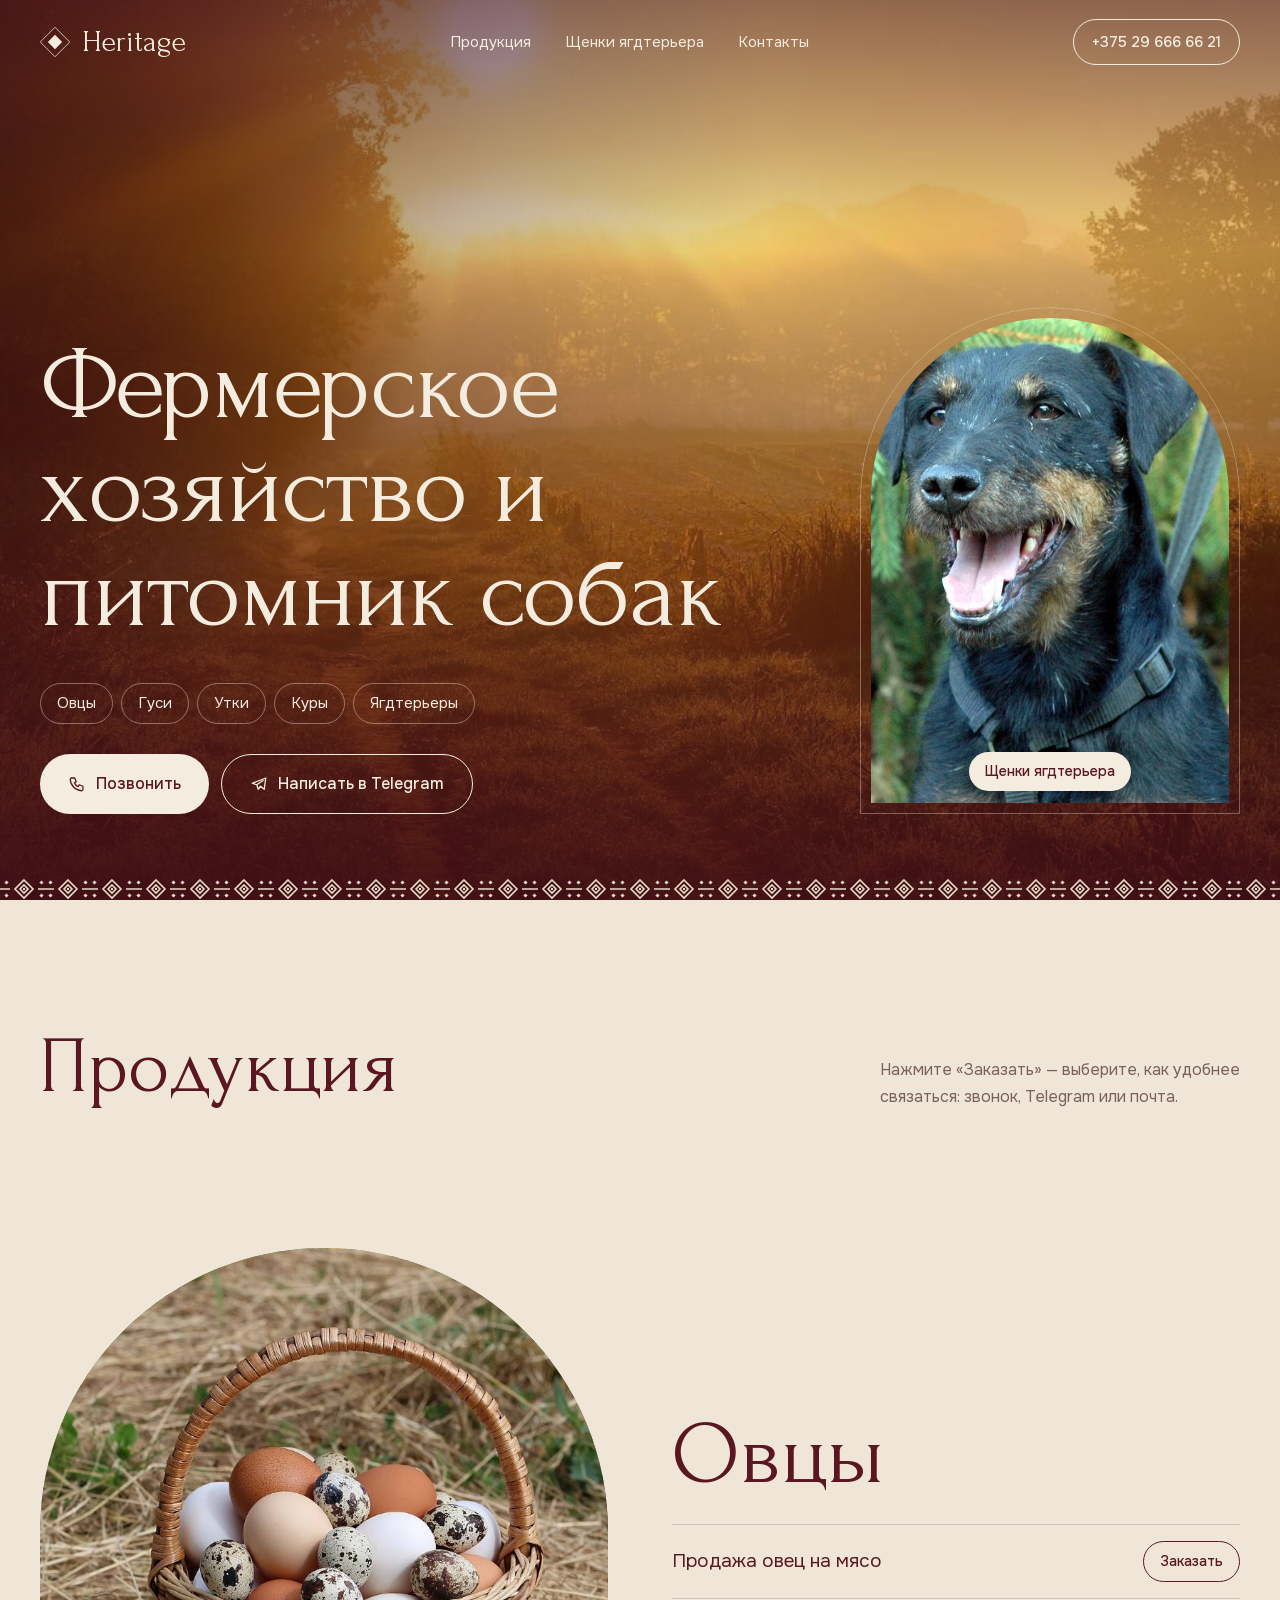
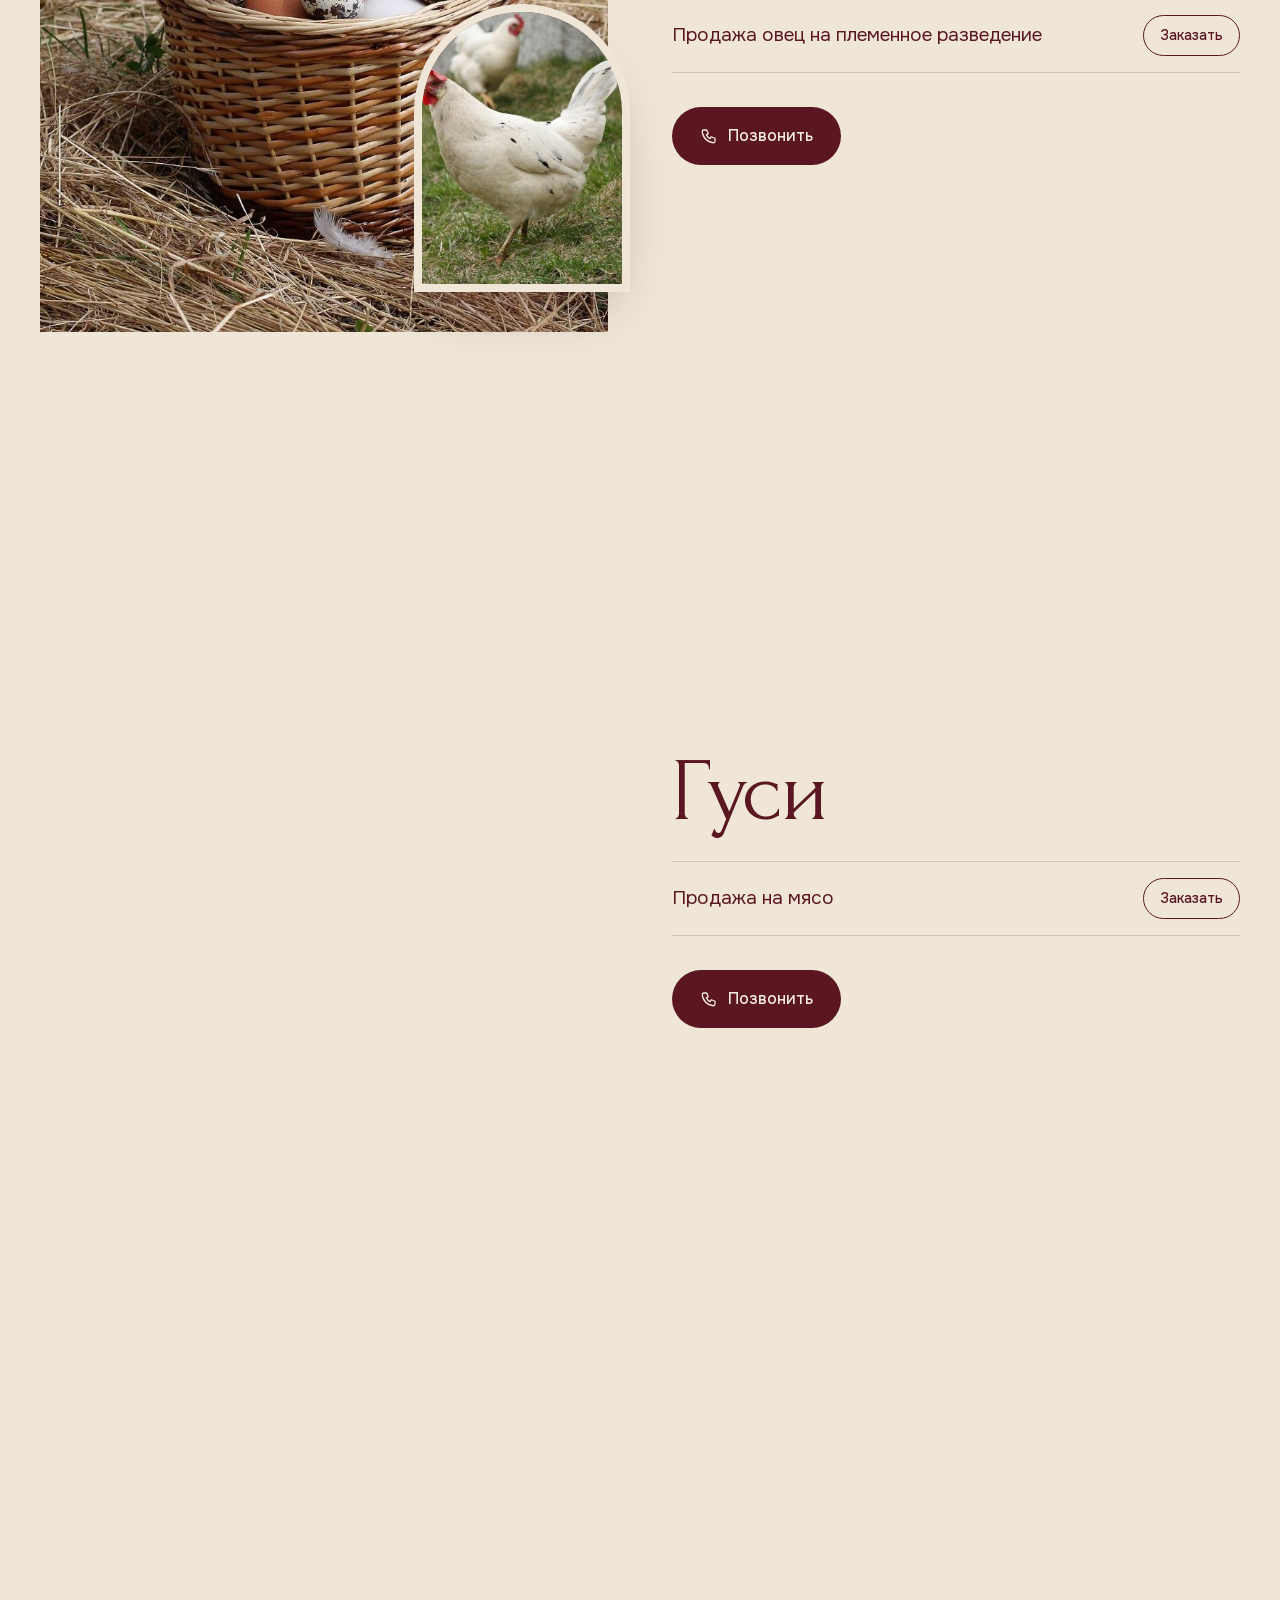
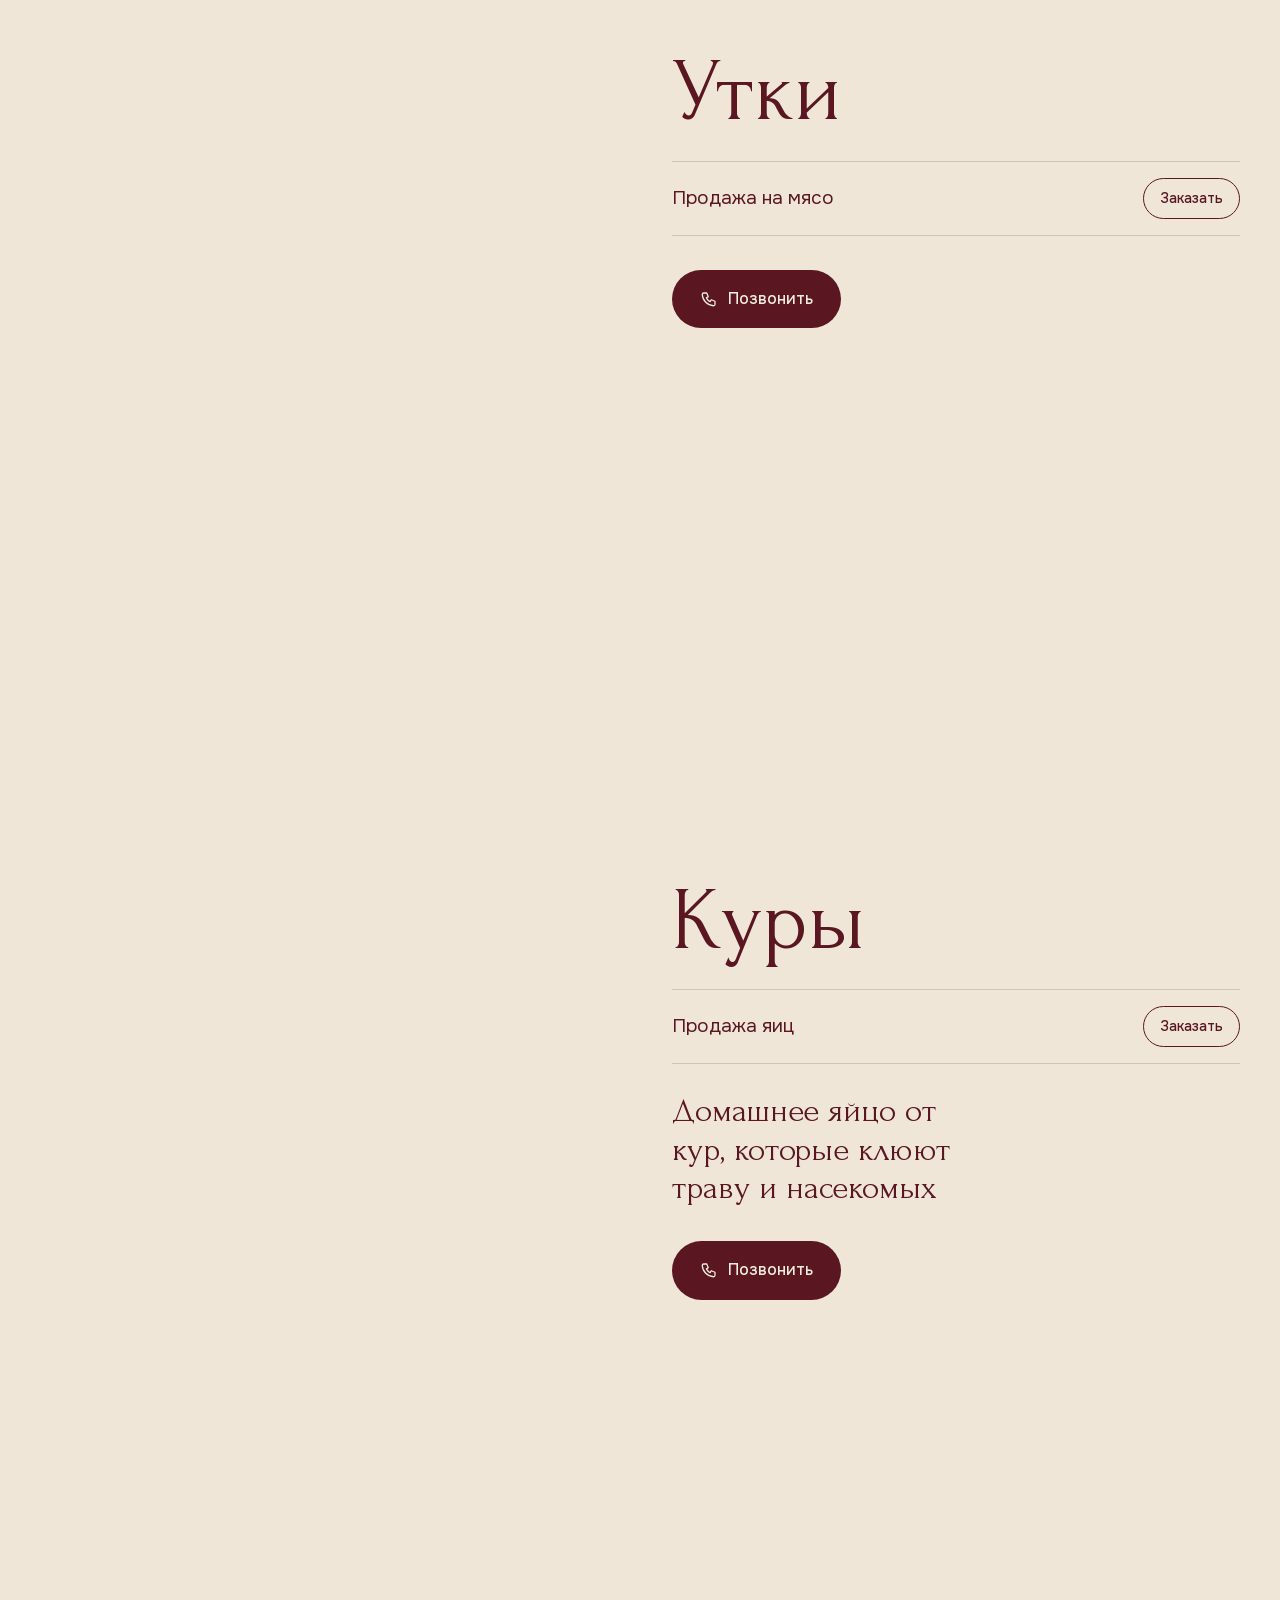
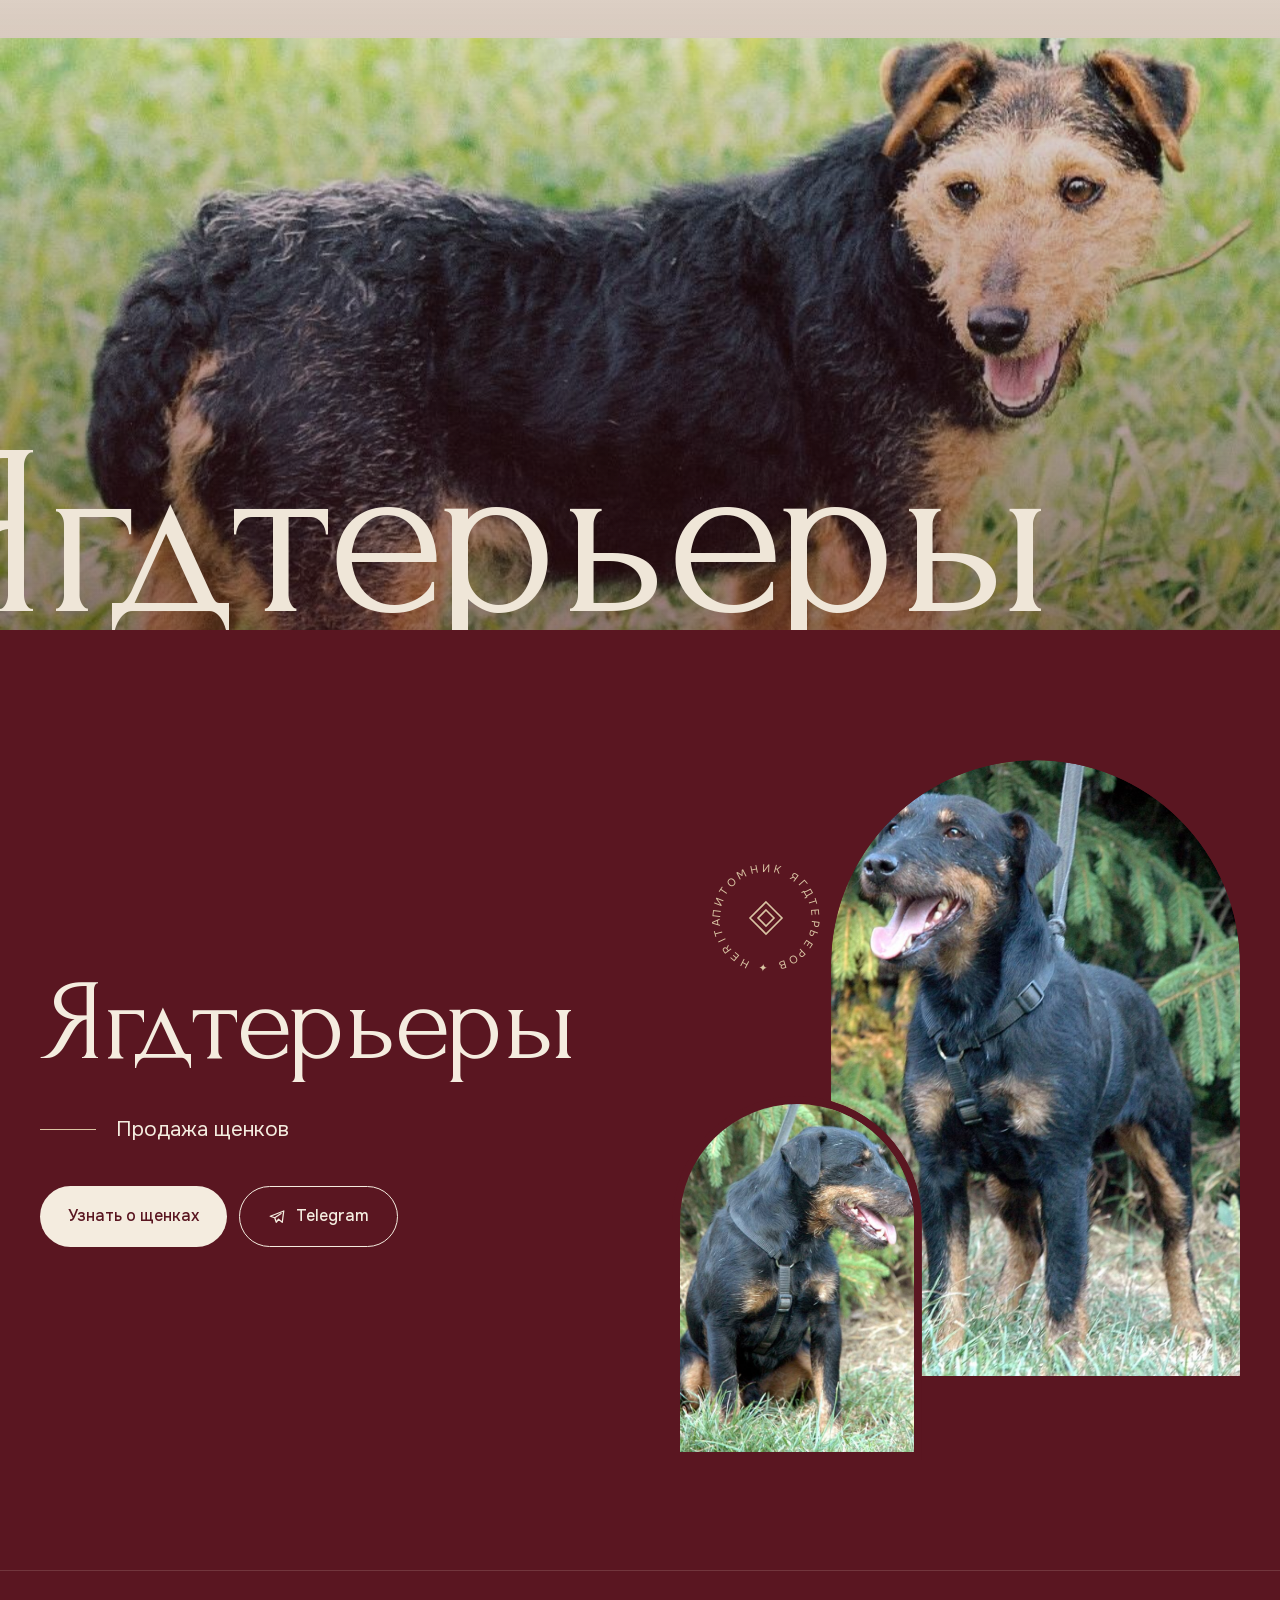
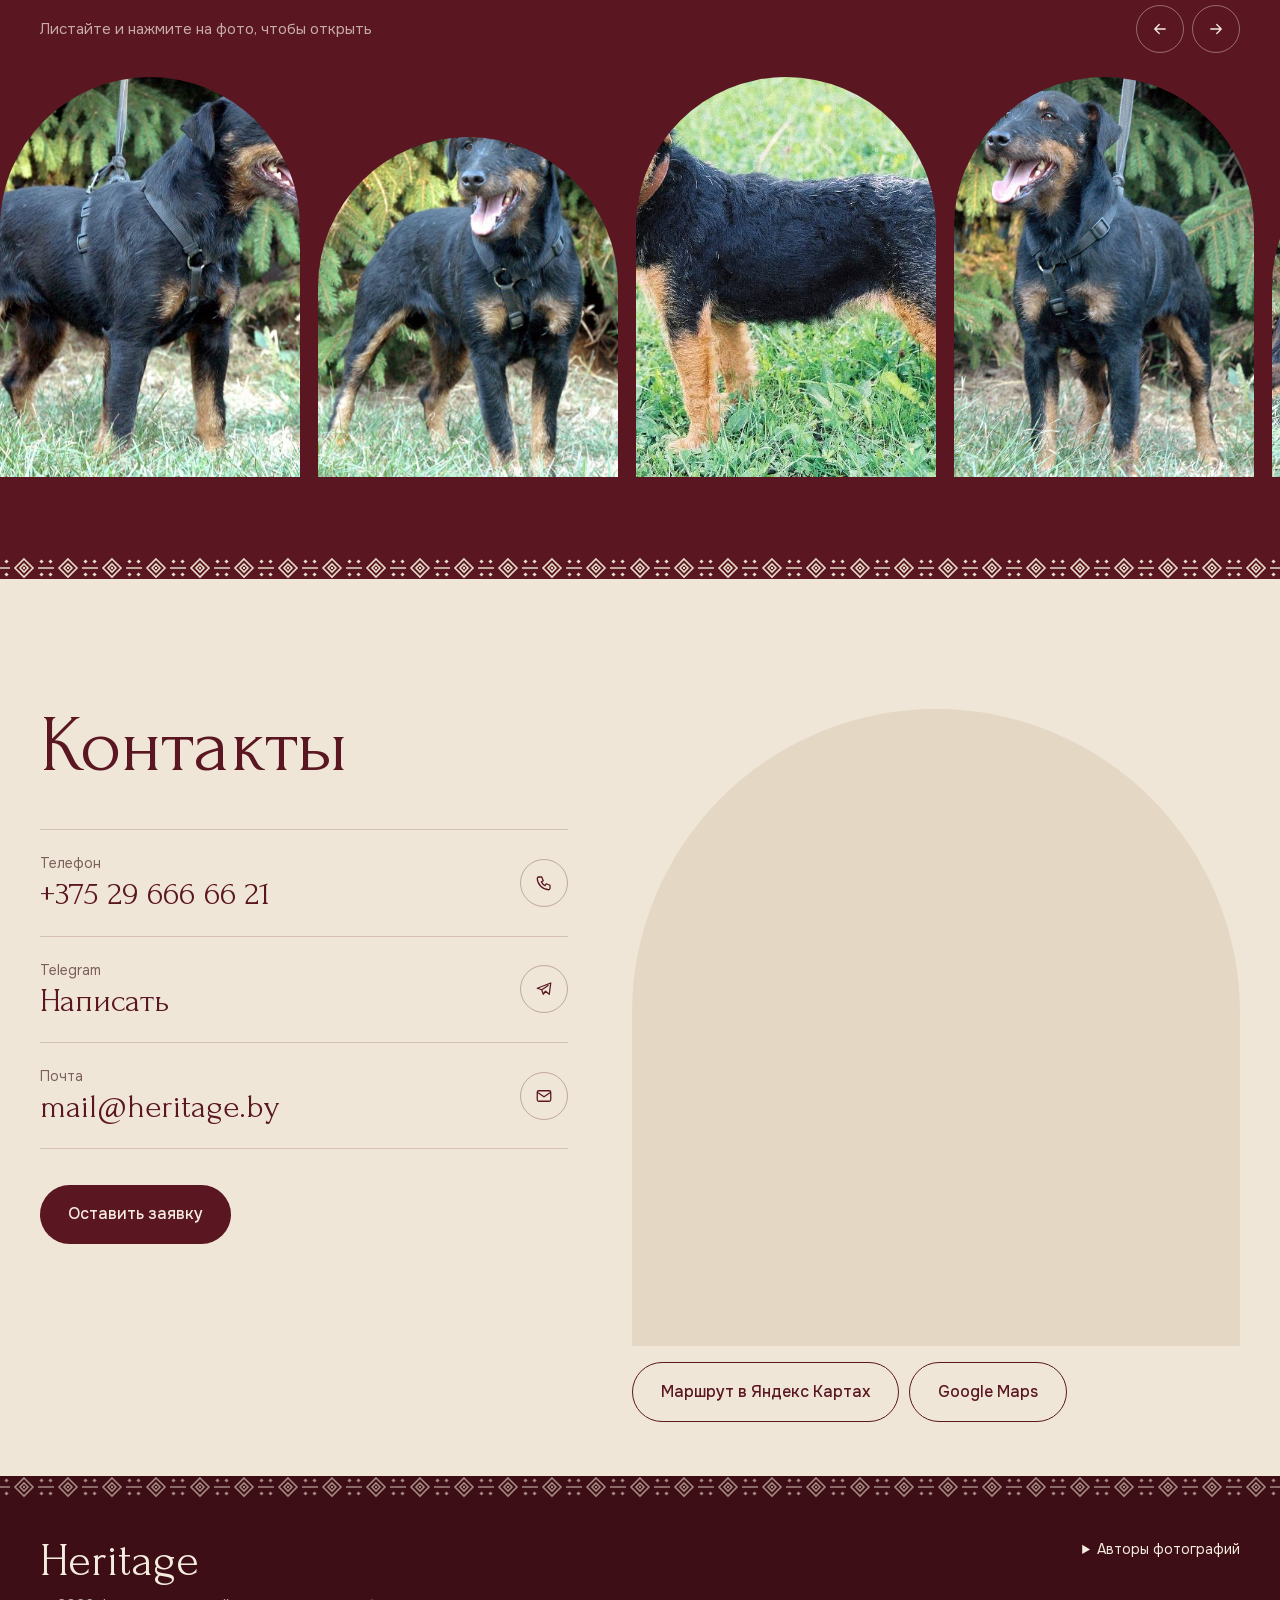
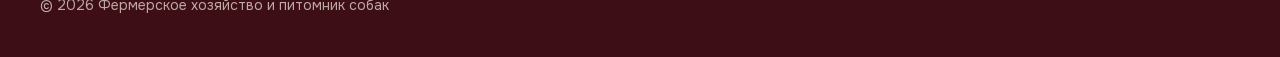
<file: heritage-farm/index.html>
<!doctype html>
<html lang="ru">
<head>
<meta charset="utf-8">
<meta name="viewport" content="width=device-width, initial-scale=1, viewport-fit=cover">
<title>Heritage — фермерское хозяйство и питомник собак</title>
<meta name="description" content="Фермерское хозяйство и питомник собак. Овцы на мясо и племенное разведение, гуси, утки, домашнее яйцо, щенки ягдтерьера.">
<meta name="robots" content="noindex">
<meta name="theme-color" content="#5A1621">
<meta property="og:title" content="Heritage — фермерское хозяйство и питомник собак">
<meta property="og:description" content="Овцы, гуси, утки, домашнее яйцо, щенки ягдтерьера.">
<meta property="og:image" content="images/dog-portrait.jpg">
<link rel="icon" href="data:image/svg+xml,%3Csvg xmlns='http://www.w3.org/2000/svg' viewBox='0 0 32 32'%3E%3Crect width='32' height='32' rx='6' fill='%235A1621'/%3E%3Cpath d='M16 6 26 16 16 26 6 16Z' fill='none' stroke='%23EFE6D8' stroke-width='2.2'/%3E%3Cpath d='M16 12 20 16 16 20 12 16Z' fill='%23EFE6D8'/%3E%3C/svg%3E">
<!-- Шрифты лежат в папке fonts (без Google) -->
<link rel="stylesheet" href="fonts/fonts.css">
<script>
/* Фото: сначала из папки images, если файла нет — с Wikimedia Commons */
function R(i){ if(i.dataset.remote && i.src.indexOf(i.dataset.remote)<0){ i.src=i.dataset.remote; } }
document.documentElement.classList.add('js');
</script>
<style>
:root{
  --beige:#EFE6D8;
  --beige-2:#E4D7C3;
  --beige-3:#D9C4A3;
  --wine:#5A1621;
  --wine-deep:#3E0E16;
  --wine-soft:#7A2532;
  --cream:#F4ECDF;
  --muted:#7B5F5A;
  --display:"Forum","Cormorant Garamond","Times New Roman",serif;
  --text:"Onest","Helvetica Neue",Arial,sans-serif;
  --ease:cubic-bezier(.16,.8,.2,1);
  --arch:999px 999px 0 0;
}
*{box-sizing:border-box;margin:0;padding:0}
html{scroll-behavior:smooth;-webkit-text-size-adjust:100%}
body{background:var(--beige);color:var(--wine);font:400 17px/1.65 var(--text);-webkit-font-smoothing:antialiased;overflow-x:hidden}
img{display:block;width:100%;height:100%;object-fit:cover}
a{color:inherit}
button{font:inherit;color:inherit;background:none;border:0;cursor:pointer}
:focus-visible{outline:2px solid var(--beige-3);outline-offset:3px}
.wrap{max-width:1320px;margin:0 auto;padding:0 40px}
.sr{position:absolute;width:1px;height:1px;overflow:hidden;clip:rect(0 0 0 0)}

/* ---------- орнамент ---------- */
.orn{height:22px;background-repeat:repeat-x;background-size:44px 22px;background-position:center;
  background-image:url("data:image/svg+xml,%3Csvg xmlns='http://www.w3.org/2000/svg' width='44' height='22' viewBox='0 0 44 22'%3E%3Cg fill='none' stroke='%235A1621' stroke-width='1.6'%3E%3Cpath d='M22 2 31 11 22 20 13 11Z'/%3E%3Cpath d='M22 7 26 11 22 15 18 11Z'/%3E%3Cpath d='M0 11h8M36 11h8'/%3E%3C/g%3E%3Cg fill='%235A1621'%3E%3Crect x='21' y='10' width='2' height='2'/%3E%3Crect x='3' y='3' width='3' height='3' transform='rotate(45 4.5 4.5)'/%3E%3Crect x='3' y='16' width='3' height='3' transform='rotate(45 4.5 17.5)'/%3E%3Crect x='38' y='3' width='3' height='3' transform='rotate(45 39.5 4.5)'/%3E%3Crect x='38' y='16' width='3' height='3' transform='rotate(45 39.5 17.5)'/%3E%3C/g%3E%3C/svg%3E")}
.orn--light{background-image:url("data:image/svg+xml,%3Csvg xmlns='http://www.w3.org/2000/svg' width='44' height='22' viewBox='0 0 44 22'%3E%3Cg fill='none' stroke='%23E8DCC8' stroke-width='1.6'%3E%3Cpath d='M22 2 31 11 22 20 13 11Z'/%3E%3Cpath d='M22 7 26 11 22 15 18 11Z'/%3E%3Cpath d='M0 11h8M36 11h8'/%3E%3C/g%3E%3Cg fill='%23E8DCC8'%3E%3Crect x='21' y='10' width='2' height='2'/%3E%3Crect x='3' y='3' width='3' height='3' transform='rotate(45 4.5 4.5)'/%3E%3Crect x='3' y='16' width='3' height='3' transform='rotate(45 4.5 17.5)'/%3E%3Crect x='38' y='3' width='3' height='3' transform='rotate(45 39.5 4.5)'/%3E%3Crect x='38' y='16' width='3' height='3' transform='rotate(45 39.5 17.5)'/%3E%3C/g%3E%3C/svg%3E")}
.js .stitch{clip-path:inset(0 100% 0 0);transition:clip-path 2.2s cubic-bezier(.65,0,.35,1)}
.stitch.in,.loaded .hero .stitch{clip-path:inset(0 0 0 0)}

/* ---------- кнопки ---------- */
.btn{display:inline-flex;align-items:center;justify-content:center;gap:10px;padding:16px 28px;border-radius:40px;font-weight:500;font-size:16px;text-decoration:none;position:relative;overflow:hidden;isolation:isolate;transition:color .45s var(--ease),border-color .45s}
.btn::before{content:"";position:absolute;inset:0;border-radius:inherit;transform:scaleY(0);transform-origin:bottom;transition:transform .5s var(--ease);z-index:-1}
.btn:hover::before{transform:scaleY(1)}
.btn--wine{background:var(--wine);color:var(--cream)}
.btn--wine::before{background:var(--wine-soft)}
.btn--cream{background:var(--cream);color:var(--wine)}
.btn--cream::before{background:var(--beige-3)}
.btn--line{border:1px solid currentColor}
.btn--line::before{background:var(--cream)}
.btn--line:hover{color:var(--wine);border-color:var(--cream)}
.btn--line-wine{border:1px solid var(--wine);color:var(--wine)}
.btn--line-wine::before{background:var(--wine)}
.btn--line-wine:hover{color:var(--cream)}
.btn svg{width:18px;height:18px;flex:none}

/* ---------- шапка ---------- */
.top{position:fixed;top:0;left:0;right:0;z-index:40;color:var(--cream);transition:background .5s,color .5s,box-shadow .5s,transform .5s var(--ease)}
.top .wrap{display:flex;align-items:center;justify-content:space-between;gap:24px;height:84px;transition:height .5s var(--ease)}
.top.solid{background:rgba(239,230,216,.94);color:var(--wine);box-shadow:0 1px 0 rgba(90,22,33,.12);backdrop-filter:blur(10px);-webkit-backdrop-filter:blur(10px)}
.top.solid .wrap{height:68px}
.top.hide{transform:translateY(-100%)}
.logo{font-family:var(--display);font-size:30px;line-height:1;text-decoration:none;display:flex;align-items:center;gap:12px}
.logo i{width:30px;height:30px;flex:none;border:1.6px solid currentColor;transform:rotate(45deg) scale(.72);position:relative}
.logo i::after{content:"";position:absolute;inset:7px;background:currentColor}
.menu{display:flex;gap:34px;font-size:15px}
.menu a{text-decoration:none;position:relative;padding:4px 0}
.menu a::after{content:"";position:absolute;left:0;right:0;bottom:0;height:1px;background:currentColor;transform:scaleX(0);transform-origin:right;transition:transform .5s var(--ease)}
.menu a:hover::after{transform:scaleX(1);transform-origin:left}
.top__tel{text-decoration:none;font-weight:500;font-size:15px;padding:10px 18px;border:1px solid currentColor;border-radius:40px;transition:background .3s,color .3s}
.top__tel:hover{background:var(--wine);color:var(--cream);border-color:var(--wine)}
.top:not(.solid) .top__tel:hover{background:var(--cream);color:var(--wine);border-color:var(--cream)}
.burger{display:none;width:44px;height:44px;position:relative}
.burger span{position:absolute;left:10px;right:10px;height:1.6px;background:currentColor;transition:transform .45s var(--ease),top .45s var(--ease)}
.burger span:first-child{top:17px}.burger span:last-child{top:26px}
.menu-open .burger span:first-child{top:21px;transform:rotate(45deg)}
.menu-open .burger span:last-child{top:21px;transform:rotate(-45deg)}
.mnav{position:fixed;inset:0;z-index:35;background:var(--wine);color:var(--cream);display:flex;flex-direction:column;justify-content:center;padding:100px 28px 40px;gap:8px;clip-path:circle(0 at calc(100% - 46px) 42px);transition:clip-path .8s var(--ease);visibility:hidden}
.menu-open .mnav{clip-path:circle(150% at calc(100% - 46px) 42px);visibility:visible}
.mnav a{font-family:var(--display);font-size:44px;line-height:1.15;text-decoration:none;opacity:0;transform:translateY(20px);transition:opacity .5s,transform .6s var(--ease)}
.menu-open .mnav a{opacity:1;transform:none}
.menu-open .mnav a:nth-child(2){transition-delay:.06s}.menu-open .mnav a:nth-child(3){transition-delay:.12s}.menu-open .mnav a:nth-child(4){transition-delay:.18s}
.mnav .orn{margin-top:36px}
.mnav .mnav__tel{font-family:var(--text);font-size:20px;margin-top:22px}
.menu-open .top{color:var(--cream);background:transparent;box-shadow:none;backdrop-filter:none}

/* ---------- первый экран ---------- */
.hero{position:relative;min-height:100vh;min-height:100svh;color:var(--cream);overflow:hidden;background:var(--wine-deep);display:flex;align-items:flex-end}
.hero__bg{position:absolute;inset:-8% 0 0;will-change:transform}
.hero__bg img{transform:scale(1.18);filter:saturate(.9);transition:transform 2.8s var(--ease)}
.loaded .hero__bg img{transform:scale(1.04)}
.hero::before{content:"";position:absolute;inset:0;z-index:1;background:
  linear-gradient(180deg,rgba(62,14,22,.55) 0%,rgba(62,14,22,.05) 28%,rgba(62,14,22,.25) 55%,rgba(62,14,22,.92) 100%),
  linear-gradient(90deg,rgba(62,14,22,.55) 0%,rgba(62,14,22,0) 60%)}
.hero__in{position:relative;z-index:2;width:100%;display:grid;grid-template-columns:1.25fr .75fr;gap:40px;align-items:end;padding-top:140px;padding-bottom:86px}
.hero h1{font-family:var(--display);font-weight:400;font-size:clamp(50px,8.2vw,132px);line-height:.92;letter-spacing:-.01em}
.ln{display:block;overflow:hidden;padding-bottom:.07em}
.ln>span{display:block;transition:transform 1.3s var(--ease)}
.js .ln>span{transform:translateY(110%)}
.loaded .ln>span{transform:none}
.ln:nth-child(2)>span{transition-delay:.1s}.ln:nth-child(3)>span{transition-delay:.2s}
.hero__links{display:flex;flex-wrap:wrap;gap:8px;margin:34px 0 30px}
.hero__links a{font-size:15px;text-decoration:none;padding:7px 16px;border:1px solid rgba(244,236,223,.4);border-radius:40px;transition:background .3s,color .3s,border-color .3s}
.hero__links a:hover{background:var(--cream);color:var(--wine);border-color:var(--cream)}
.hero__cta{display:flex;flex-wrap:wrap;gap:12px}
.js .fade{opacity:0;transform:translateY(18px);transition:opacity 1s var(--ease),transform 1s var(--ease)}
.loaded .fade{opacity:1;transform:none}
.d1{transition-delay:.55s}.d2{transition-delay:.7s}.d3{transition-delay:.85s}
.hero__arch{justify-self:end;width:min(100%,380px);aspect-ratio:3/4;border-radius:var(--arch);overflow:hidden;position:relative;
  border:1px solid rgba(244,236,223,.35);padding:10px;transition:clip-path 1.6s var(--ease) .35s}
.js .hero__arch{clip-path:inset(100% 0 0 0 round 999px 999px 0 0)}
.loaded .hero__arch{clip-path:inset(0 0 0 0 round 999px 999px 0 0)}
.hero__arch .pic{border-radius:var(--arch);overflow:hidden;height:100%}
.hero__arch img{transform:scale(1.2);transition:transform 2.4s var(--ease) .35s}
.loaded .hero__arch img{transform:scale(1)}
.hero__tag{position:absolute;left:50%;bottom:22px;transform:translateX(-50%);white-space:nowrap;background:var(--cream);color:var(--wine);font-size:14px;font-weight:500;padding:8px 16px;border-radius:40px;text-decoration:none;transition:background .3s}
.hero__tag:hover{background:var(--beige-3)}
.hero .orn{position:absolute;left:0;right:0;bottom:0;z-index:2}

/* ---------- общие заголовки ---------- */
.h2{font-family:var(--display);font-weight:400;font-size:clamp(46px,6.2vw,96px);line-height:.95;letter-spacing:-.005em}
.rise{display:block;overflow:hidden;padding-bottom:.06em}
.rise>span{display:block;transition:transform 1.2s var(--ease)}
.js .rise>span{transform:translateY(110%)}
.in .rise>span,.rise.in>span{transform:none}

/* появление фото: шторка снизу вверх */
.reveal{transition:clip-path 1.4s var(--ease)}
.js .reveal{clip-path:inset(100% 0 0 0)}
.js .reveal img{transform:scale(1.18);transition:transform 1.8s var(--ease)}
.reveal.in{clip-path:inset(0 0 0 0)}
.reveal.in img{transform:scale(1)}
.js .reveal.arch{clip-path:inset(100% 0 0 0 round 999px 999px 0 0)}
.reveal.arch.in{clip-path:inset(0 0 0 0 round 999px 999px 0 0)}
.js .up{opacity:0;transform:translateY(30px);transition:opacity 1s var(--ease),transform 1s var(--ease)}
.up.in{opacity:1;transform:none}

/* ---------- продукция ---------- */
.products{position:relative;padding-top:130px}
.products__head{display:flex;justify-content:space-between;align-items:flex-end;gap:30px;margin-bottom:30px}
.products__head p{max-width:360px;color:var(--muted);font-size:16px}
.scrolly{display:grid;grid-template-columns:1fr 1fr;gap:64px}
.stage{position:sticky;top:0;height:100vh;display:flex;align-items:center}
.frame{position:relative;width:100%;height:min(76vh,720px);border-radius:var(--arch);overflow:hidden;background:var(--beige-2)}
.layer{position:absolute;inset:0;clip-path:inset(100% 0 0 0);transition:clip-path 1.1s var(--ease)}
.layer img{transform:scale(1.15);transition:transform 1.6s var(--ease)}
.layer.on{clip-path:inset(0 0 0 0);z-index:2}
.layer.on img{transform:scale(1)}
.layer.was{clip-path:inset(0 0 0 0);z-index:1}
.inset{position:absolute;right:-22px;bottom:40px;width:38%;aspect-ratio:3/4;border-radius:var(--arch);overflow:hidden;border:8px solid var(--beige);z-index:5;box-shadow:0 30px 60px -30px rgba(62,14,22,.5)}
.inset .ip{position:absolute;inset:0;opacity:0;transition:opacity .8s}
.inset .ip.on{opacity:1}
.stage__wrap{position:relative;width:100%}
.counter{position:absolute;left:24px;top:28px;z-index:6;font-family:var(--display);font-size:20px;color:var(--cream);text-shadow:0 1px 10px rgba(0,0,0,.35)}
.panel{min-height:100vh;display:flex;flex-direction:column;justify-content:center;padding:60px 0}
.panel h3{font-family:var(--display);font-weight:400;font-size:clamp(56px,7vw,112px);line-height:.9;margin-bottom:28px}
.panel ul{list-style:none;border-top:1px solid rgba(90,22,33,.18);margin-bottom:34px}
.panel li{padding:16px 0;border-bottom:1px solid rgba(90,22,33,.18);font-size:19px;display:flex;justify-content:space-between;align-items:center;gap:20px}
.panel li button{font-size:14px;font-weight:500;padding:8px 16px;border:1px solid var(--wine);border-radius:40px;white-space:nowrap;transition:background .3s,color .3s}
.panel li button:hover{background:var(--wine);color:var(--cream)}
.panel blockquote{font-family:var(--display);font-size:clamp(28px,2.6vw,40px);line-height:1.15;margin:-6px 0 34px;max-width:17ch}
.panel__img{display:none}
.panel__btns{display:flex;flex-wrap:wrap;gap:12px}

/* ---------- лента-переход ---------- */
.band{position:relative;height:70vh;min-height:420px;overflow:hidden;margin-top:60px}
.band__bg{position:absolute;inset:-15% 0;will-change:transform}
.band__bg img{object-position:50% 25%}
.band::after{content:"";position:absolute;inset:0;background:linear-gradient(180deg,rgba(62,14,22,.1),rgba(62,14,22,.55))}
.band__word{position:absolute;left:0;right:0;bottom:-0.12em;z-index:2;text-align:center;font-family:var(--display);color:var(--beige);font-size:clamp(90px,19vw,300px);line-height:1;white-space:nowrap;pointer-events:none}

/* ---------- питомник ---------- */
.kennel{background:var(--wine);color:var(--cream);padding:130px 0 0;position:relative;overflow:hidden}
.kennel__grid{display:grid;grid-template-columns:1fr 1fr;gap:64px;align-items:center}
.kennel .h2{font-size:clamp(56px,9vw,150px);line-height:.88}
.kennel__sub{display:flex;align-items:center;gap:20px;font-size:21px;margin:30px 0 40px}
.kennel__sub::before{content:"";width:56px;height:1px;background:var(--beige-3)}
.kennel__btns{display:flex;flex-wrap:wrap;gap:12px}
.duo{position:relative;height:min(78vh,700px)}
.duo .a1{position:absolute;right:0;top:0;width:72%;height:88%;border-radius:var(--arch);overflow:hidden}
.duo .a2{position:absolute;left:0;bottom:0;width:44%;height:52%;border-radius:var(--arch);overflow:hidden;border:8px solid var(--wine)}
.duo .seal{position:absolute;left:6%;top:14%;width:120px;height:120px;z-index:3;color:var(--beige-3)}
.duo .seal svg{width:100%;height:100%;animation:spin 26s linear infinite}
@keyframes spin{to{transform:rotate(360deg)}}

.reel{margin-top:110px;padding:34px 0 40px;border-top:1px solid rgba(244,236,223,.15);position:relative}
.reel__top{display:flex;justify-content:space-between;align-items:center;gap:20px;margin-bottom:24px}
.reel__top p{font-size:15px;color:rgba(244,236,223,.7)}
.reel__ctrl{display:flex;gap:8px}
.reel__ctrl button{width:48px;height:48px;border-radius:50%;border:1px solid rgba(244,236,223,.4);display:grid;place-items:center;transition:background .3s,color .3s}
.reel__ctrl button:hover{background:var(--cream);color:var(--wine)}
.reel__ctrl svg{width:18px;height:18px}
.track{display:flex;gap:18px;overflow-x:auto;scroll-snap-type:x mandatory;scrollbar-width:none;padding:0 40px;cursor:grab;-webkit-overflow-scrolling:touch}
.track::-webkit-scrollbar{display:none}
.track.drag{cursor:grabbing;scroll-snap-type:none}
.shot{flex:none;width:300px;height:400px;border-radius:var(--arch);overflow:hidden;scroll-snap-align:start;position:relative;background:var(--wine-deep)}
.shot:nth-child(3n+2){height:340px;margin-top:60px}
.shot img{transition:transform 1.2s var(--ease);pointer-events:none}
.shot:hover img{transform:scale(1.06)}
.shot .lbl{position:absolute;left:50%;bottom:16px;transform:translate(-50%,10px);opacity:0;font-size:13px;background:var(--cream);color:var(--wine);padding:6px 14px;border-radius:30px;transition:opacity .4s,transform .4s var(--ease);white-space:nowrap}
.shot:hover .lbl,.shot:focus-visible .lbl{opacity:1;transform:translate(-50%,0)}
.kennel .orn{margin-top:40px}

/* ---------- контакты ---------- */
.contacts{position:relative;padding:130px 0;overflow:hidden}
.contacts__grid{display:grid;grid-template-columns:1fr 1.15fr;gap:64px}
.clist{list-style:none;margin:40px 0 36px;border-top:1px solid rgba(90,22,33,.18)}
.clist li{border-bottom:1px solid rgba(90,22,33,.18)}
.clist a{display:flex;justify-content:space-between;align-items:center;gap:16px;padding:22px 0;text-decoration:none}
.clist small{display:block;font-size:14px;color:var(--muted)}
.clist b{display:block;font-family:var(--display);font-weight:400;font-size:clamp(26px,2.6vw,38px);line-height:1.15;transition:transform .5s var(--ease)}
.clist a:hover b{transform:translateX(8px)}
.clist .go{width:48px;height:48px;border-radius:50%;border:1px solid rgba(90,22,33,.3);display:grid;place-items:center;flex:none;transition:background .3s,color .3s,transform .5s var(--ease)}
.clist a:hover .go{background:var(--wine);color:var(--cream);transform:rotate(-45deg)}
.clist .go svg{width:18px;height:18px}
.map{position:relative;border-radius:var(--arch);overflow:hidden;min-height:560px;height:100%;background:var(--beige-2)}
.map iframe{position:absolute;inset:0;width:100%;height:100%;border:0;filter:sepia(.25) saturate(.8)}
.map__bar{display:flex;flex-wrap:wrap;gap:10px;margin-top:16px}

/* ---------- подвал ---------- */
footer{background:var(--wine-deep);color:rgba(244,236,223,.7);font-size:14px}
footer .orn{opacity:.6}
.foot{display:flex;justify-content:space-between;align-items:flex-start;gap:24px;flex-wrap:wrap;padding-top:40px;padding-bottom:40px}
.foot__logo{font-family:var(--display);font-size:46px;line-height:1;color:var(--cream)}
footer details{max-width:640px}
footer summary{cursor:pointer;color:var(--cream)}
footer details ul{list-style:none;margin-top:12px;columns:2;column-gap:28px;font-size:12px;line-height:1.5}
footer details li{break-inside:avoid;margin-bottom:6px}
footer a{color:inherit}

/* ---------- окно заявки ---------- */
dialog{margin:auto;border:0;padding:0;background:transparent;max-width:min(560px,calc(100% - 24px));width:100%;color:var(--wine)}
dialog::backdrop{background:rgba(62,14,22,.6);backdrop-filter:blur(4px);-webkit-backdrop-filter:blur(4px)}
.sheet{background:var(--beige);border-radius:28px;overflow:hidden;animation:pop .5s var(--ease)}
@keyframes pop{from{transform:translateY(30px) scale(.97);opacity:0}}
.sheet__img{height:170px;position:relative}
.sheet__img::after{content:"";position:absolute;inset:0;background:linear-gradient(180deg,transparent 40%,rgba(62,14,22,.55))}
.sheet__close{position:absolute;right:14px;top:14px;z-index:2;width:42px;height:42px;border-radius:50%;background:var(--cream);display:grid;place-items:center}
.sheet__close svg{width:16px;height:16px}
.sheet__body{padding:26px 28px 30px}
.sheet__body h3{font-family:var(--display);font-weight:400;font-size:38px;line-height:1}
.sheet__body p{color:var(--muted);margin:8px 0 22px;font-size:16px}
.sheet__opts{display:grid;gap:10px}
.opt{display:flex;align-items:center;gap:14px;padding:16px 18px;border-radius:18px;background:var(--cream);text-decoration:none;font-weight:500;transition:background .3s,color .3s,transform .3s var(--ease)}
.opt:hover{background:var(--wine);color:var(--cream);transform:translateX(4px)}
.opt svg{width:22px;height:22px;flex:none}
.opt small{display:block;font-weight:400;font-size:13px;opacity:.75}

/* ---------- просмотр фото ---------- */
.lb{position:fixed;inset:0;z-index:60;background:rgba(40,8,14,.96);display:none;align-items:center;justify-content:center;color:var(--cream)}
.lb.open{display:flex;animation:fadein .35s}
@keyframes fadein{from{opacity:0}}
.lb figure{max-width:min(92vw,1100px);max-height:84vh;display:flex;flex-direction:column;align-items:center}
.lb img{width:auto;height:auto;max-width:100%;max-height:76vh;object-fit:contain;border-radius:18px}
.lb figcaption{margin-top:12px;font-size:13px;opacity:.7;text-align:center}
.lb button{position:absolute;width:52px;height:52px;border-radius:50%;border:1px solid rgba(244,236,223,.35);display:grid;place-items:center;transition:background .3s,color .3s}
.lb button:hover{background:var(--cream);color:var(--wine)}
.lb button svg{width:20px;height:20px}
.lb .x{top:18px;right:18px}.lb .pv{left:18px;top:50%;margin-top:-26px}.lb .nx{right:18px;top:50%;margin-top:-26px}
.lb .num{position:absolute;top:30px;left:28px;font-family:var(--display);font-size:20px}

.toast{position:fixed;left:50%;bottom:90px;z-index:70;transform:translate(-50%,20px);opacity:0;background:var(--wine);color:var(--cream);padding:12px 20px;border-radius:30px;font-size:15px;transition:opacity .35s,transform .45s var(--ease);pointer-events:none;max-width:calc(100% - 32px);text-align:center}
.toast.on{opacity:1;transform:translate(-50%,0)}

/* мобильная панель */
.mbar{display:none}

/* ---------- адаптив ---------- */
@media (max-width:1060px){
  .wrap{padding:0 24px}
  .menu,.top__tel{display:none}
  .burger{display:block}
  .hero__in{grid-template-columns:1fr;padding-bottom:70px}
  .hero__arch{justify-self:start;width:min(52vw,260px);order:-1}
  .scrolly{grid-template-columns:1fr;gap:0}
  .stage{display:none}
  .panel{min-height:0;padding:40px 0 60px}
  .panel__img{display:block;position:relative;height:min(110vw,560px);border-radius:var(--arch);overflow:hidden;margin-bottom:34px}
  .panel__img .mini{position:absolute;right:12px;bottom:12px;width:34%;aspect-ratio:3/4;border-radius:var(--arch);overflow:hidden;border:6px solid var(--beige)}
  .kennel__grid{grid-template-columns:1fr}
  .duo{height:min(120vw,620px)}
  .contacts__grid{grid-template-columns:1fr}
  .map{min-height:420px}
  .track{padding:0 24px}
}
@media (max-width:600px){
  body{font-size:16px}
  .top .wrap{height:68px}
  .logo{font-size:26px}
  .hero__in{padding-top:110px;padding-bottom:60px;gap:28px}
  .hero__links{margin:24px 0}
  .hero__cta .btn{flex:1 1 auto}
  .products{padding-top:90px}
  .products__head{flex-direction:column;align-items:flex-start}
  .panel li{font-size:17px;flex-wrap:wrap}
  .panel__btns .btn{flex:1 1 auto}
  .band{height:50vh;min-height:300px}
  .kennel{padding-top:90px}
  .kennel__btns .btn{flex:1 1 auto}
  .duo .seal{width:90px;height:90px;left:2%;top:8%}
  .reel{margin-top:70px}
  .reel__ctrl{display:none}
  .shot{width:72vw;height:96vw;max-height:440px}
  .shot:nth-child(3n+2){height:96vw;margin-top:0}
  .contacts{padding:90px 0}
  footer details ul{columns:1}
  .lb .pv,.lb .nx{top:auto;bottom:22px;margin:0}
  .lb .pv{left:calc(50% - 64px)}.lb .nx{right:calc(50% - 64px)}
  .mbar{display:flex;gap:8px;position:fixed;left:12px;right:12px;bottom:calc(12px + env(safe-area-inset-bottom));z-index:45;padding:6px;border-radius:40px;background:rgba(62,14,22,.94);backdrop-filter:blur(10px);-webkit-backdrop-filter:blur(10px);transform:translateY(160%);transition:transform .6s var(--ease)}
  .mbar.show{transform:none}
  .mbar a{flex:1;text-align:center;padding:13px 10px;border-radius:40px;color:var(--cream);text-decoration:none;font-weight:500;font-size:15px}
  .mbar a:first-child{background:var(--cream);color:var(--wine)}
  footer{padding-bottom:84px}
}
@media (prefers-reduced-motion:reduce){
  *,*::before,*::after{animation:none!important;transition:none!important;scroll-behavior:auto!important}
  .ln>span,.rise>span,.fade,.up{transform:none!important;opacity:1!important}
  .reveal,.reveal.arch,.stitch,.hero__arch,.layer{clip-path:none!important}
  .reveal img,.hero__bg img,.hero__arch img,.layer img{transform:none!important}
}
</style>
</head>
<body>

<svg width="0" height="0" style="position:absolute" aria-hidden="true">
  <symbol id="i-phone" viewBox="0 0 24 24"><path fill="none" stroke="currentColor" stroke-width="1.7" stroke-linejoin="round" d="M5 4h4l2 5-2.5 1.5a11 11 0 0 0 5 5L15 13l5 2v4a2 2 0 0 1-2 2A16 16 0 0 1 3 6a2 2 0 0 1 2-2"/></symbol>
  <symbol id="i-tg" viewBox="0 0 24 24"><path fill="none" stroke="currentColor" stroke-width="1.7" stroke-linejoin="round" d="M21 4 3 11l6 2 2 6 3-4 5 4 2-15zM9 13l9-6"/></symbol>
  <symbol id="i-mail" viewBox="0 0 24 24"><rect x="3" y="5" width="18" height="14" rx="2" fill="none" stroke="currentColor" stroke-width="1.7"/><path fill="none" stroke="currentColor" stroke-width="1.7" d="m3 7 9 6 9-6"/></symbol>
  <symbol id="i-arrow" viewBox="0 0 24 24"><path fill="none" stroke="currentColor" stroke-width="1.7" stroke-linecap="round" stroke-linejoin="round" d="M5 12h14M13 6l6 6-6 6"/></symbol>
  <symbol id="i-left" viewBox="0 0 24 24"><path fill="none" stroke="currentColor" stroke-width="1.7" stroke-linecap="round" stroke-linejoin="round" d="M19 12H5M11 6l-6 6 6 6"/></symbol>
  <symbol id="i-x" viewBox="0 0 24 24"><path fill="none" stroke="currentColor" stroke-width="1.8" stroke-linecap="round" d="M6 6l12 12M18 6 6 18"/></symbol>
</svg>

<header class="top" id="top">
  <div class="wrap">
    <a class="logo" href="#hero" aria-label="Heritage, на главную"><i></i>Heritage</a>
    <nav class="menu" aria-label="Разделы">
      <a href="#products">Продукция</a>
      <a href="#kennel">Щенки ягдтерьера</a>
      <a href="#contacts">Контакты</a>
    </nav>
    <a class="top__tel" href="tel:+375296666621">+375 29 666 66 21</a>
    <button class="burger" id="burger" aria-label="Открыть меню" aria-expanded="false"><span></span><span></span></button>
  </div>
</header>

<nav class="mnav" id="mnav" aria-label="Меню">
  <a href="#products">Продукция</a>
  <a href="#kennel">Щенки ягдтерьера</a>
  <a href="#contacts">Контакты</a>
  <a class="mnav__tel" href="tel:+375296666621">+375 29 666 66 21</a>
  <div class="orn orn--light"></div>
</nav>

<main>
<!-- ============ ПЕРВЫЙ ЭКРАН ============ -->
<section class="hero" id="hero">
  <div class="hero__bg" id="heroBg"><img src="images/hero.jpg" data-remote="https://upload.wikimedia.org/wikipedia/commons/thumb/7/76/D%C3%BClmen%2C_Kirchspiel%2C_B%C3%B6rnste%2C_Feldweg_--_2017_--_3180-6.jpg/1920px-D%C3%BClmen%2C_Kirchspiel%2C_B%C3%B6rnste%2C_Feldweg_--_2017_--_3180-6.jpg" onerror="R(this)" alt="Поле на рассвете" decoding="async" fetchpriority="high"></div>
  <div class="wrap hero__in">
    <div>
      <h1>
        <span class="ln"><span>Фермерское</span></span>
        <span class="ln"><span>хозяйство и</span></span>
        <span class="ln"><span>питомник собак</span></span>
      </h1>
      <div class="hero__links fade d1">
        <a href="#p-sheep">Овцы</a><a href="#p-geese">Гуси</a><a href="#p-ducks">Утки</a><a href="#p-hens">Куры</a><a href="#kennel">Ягдтерьеры</a>
      </div>
      <div class="hero__cta fade d2">
        <a class="btn btn--cream" href="tel:+375296666621"><svg><use href="#i-phone"/></svg>Позвонить</a>
        <a class="btn btn--line js-tg" href="#" target="_blank" rel="noopener"><svg><use href="#i-tg"/></svg>Написать в Telegram</a>
      </div>
    </div>
    <div class="hero__arch">
      <div class="pic"><img src="images/dog-portrait.jpg" data-remote="https://upload.wikimedia.org/wikipedia/commons/thumb/1/14/%C3%81rpa_Jagdterrier_004.jpg/1280px-%C3%81rpa_Jagdterrier_004.jpg" onerror="R(this)" alt="Ягдтерьер" decoding="async" fetchpriority="high"></div>
      <a class="hero__tag" href="#kennel">Щенки ягдтерьера</a>
    </div>
  </div>
  <div class="orn orn--light stitch"></div>
</section>

<!-- ============ ПРОДУКЦИЯ ============ -->
<section class="products" id="products">
  <div class="wrap">
    <div class="products__head">
      <h2 class="h2 io"><span class="rise"><span>Продукция</span></span></h2>
      <p class="up io">Нажмите «Заказать» — выберите, как удобнее связаться: звонок, Telegram или почта.</p>
    </div>

    <div class="scrolly">
      <div class="stage" aria-hidden="true">
        <div class="stage__wrap">
          <div class="frame">
            <div class="layer on" data-l="0"><img src="images/sheep.jpg" data-remote="https://upload.wikimedia.org/wikipedia/commons/thumb/4/4e/Sheep_in_Rang%C3%A1r%C3%BEing_eystra_municipality_near_Sk%C3%B3gar%2C_Iceland%2C_20240720_1356_3066.jpg/1280px-Sheep_in_Rang%C3%A1r%C3%BEing_eystra_municipality_near_Sk%C3%B3gar%2C_Iceland%2C_20240720_1356_3066.jpg" onerror="R(this)" alt="" decoding="async" loading="lazy"></div>
            <div class="layer" data-l="1"><img src="images/geese.jpg" data-remote="https://upload.wikimedia.org/wikipedia/commons/thumb/f/f3/Four_white_goose.JPG/1280px-Four_white_goose.JPG" onerror="R(this)" alt="" decoding="async" loading="lazy"></div>
            <div class="layer" data-l="2"><img src="images/ducks.jpg" data-remote="https://upload.wikimedia.org/wikipedia/commons/thumb/a/a1/Ducks%2C_Ausmas_ecological_farm%2C_Ergemes%2C_Latvia.JPG/1280px-Ducks%2C_Ausmas_ecological_farm%2C_Ergemes%2C_Latvia.JPG" onerror="R(this)" alt="" decoding="async" loading="lazy"></div>
            <div class="layer" data-l="3"><img src="images/eggs.jpg" data-remote="https://upload.wikimedia.org/wikipedia/commons/thumb/d/dd/Eggs_in_basket_2020_G1.jpg/1280px-Eggs_in_basket_2020_G1.jpg" onerror="R(this)" alt="" decoding="async" loading="lazy"></div>
            <div class="counter" id="counter">Овцы</div>
          </div>
          <div class="inset">
            <div class="ip on" data-l="0"><img src="images/sheep2.jpg" data-remote="https://upload.wikimedia.org/wikipedia/commons/thumb/5/50/A_Fine_Flock_of_Sheep_grazing_peacefully_at_Smeaton_-_geograph.org.uk_-_7851568.jpg/1280px-A_Fine_Flock_of_Sheep_grazing_peacefully_at_Smeaton_-_geograph.org.uk_-_7851568.jpg" onerror="R(this)" alt="" decoding="async" loading="lazy"></div>
            <div class="ip" data-l="1"><img src="images/geese2.jpg" data-remote="https://upload.wikimedia.org/wikipedia/commons/thumb/c/cc/Flock_of_geese_at_Cwm_Celyn_Farm_-_geograph.org.uk_-_7641062.jpg/1280px-Flock_of_geese_at_Cwm_Celyn_Farm_-_geograph.org.uk_-_7641062.jpg" onerror="R(this)" alt="" decoding="async" loading="lazy"></div>
            <div class="ip" data-l="2"><img src="images/ducks2.jpg" data-remote="https://upload.wikimedia.org/wikipedia/commons/thumb/7/70/Anas_platyrhynchos_domesticus_Palo_Alto_May_2011_004.jpg/1280px-Anas_platyrhynchos_domesticus_Palo_Alto_May_2011_004.jpg" onerror="R(this)" alt="" decoding="async" loading="lazy"></div>
            <div class="ip" data-l="3"><img src="images/hen.jpg" data-remote="https://upload.wikimedia.org/wikipedia/commons/thumb/a/ab/CH_Hen_1.jpg/1280px-CH_Hen_1.jpg" onerror="R(this)" alt="" decoding="async" loading="lazy"></div>
          </div>
        </div>
      </div>

      <div class="panels">
        <article class="panel" id="p-sheep" data-l="0" data-name="Овцы">
          <div class="panel__img reveal arch"><img src="images/sheep.jpg" data-remote="https://upload.wikimedia.org/wikipedia/commons/thumb/4/4e/Sheep_in_Rang%C3%A1r%C3%BEing_eystra_municipality_near_Sk%C3%B3gar%2C_Iceland%2C_20240720_1356_3066.jpg/1280px-Sheep_in_Rang%C3%A1r%C3%BEing_eystra_municipality_near_Sk%C3%B3gar%2C_Iceland%2C_20240720_1356_3066.jpg" onerror="R(this)" alt="Овцы на пастбище" decoding="async" loading="lazy"><div class="mini"><img src="images/sheep2.jpg" data-remote="https://upload.wikimedia.org/wikipedia/commons/thumb/5/50/A_Fine_Flock_of_Sheep_grazing_peacefully_at_Smeaton_-_geograph.org.uk_-_7851568.jpg/1280px-A_Fine_Flock_of_Sheep_grazing_peacefully_at_Smeaton_-_geograph.org.uk_-_7851568.jpg" onerror="R(this)" alt="Отара овец" decoding="async" loading="lazy"></div></div>
          <h3>Овцы</h3>
          <ul>
            <li>Продажа овец на мясо <button class="js-order" data-item="Овцы — на мясо" data-pic="sheep">Заказать</button></li>
            <li>Продажа овец на племенное разведение <button class="js-order" data-item="Овцы — на племенное разведение" data-pic="sheep2">Заказать</button></li>
          </ul>
          <div class="panel__btns"><a class="btn btn--wine" href="tel:+375296666621"><svg><use href="#i-phone"/></svg>Позвонить</a></div>
        </article>

        <article class="panel" id="p-geese" data-l="1" data-name="Гуси">
          <div class="panel__img reveal arch"><img src="images/geese.jpg" data-remote="https://upload.wikimedia.org/wikipedia/commons/thumb/f/f3/Four_white_goose.JPG/1280px-Four_white_goose.JPG" onerror="R(this)" alt="Белые гуси" decoding="async" loading="lazy"><div class="mini"><img src="images/geese2.jpg" data-remote="https://upload.wikimedia.org/wikipedia/commons/thumb/c/cc/Flock_of_geese_at_Cwm_Celyn_Farm_-_geograph.org.uk_-_7641062.jpg/1280px-Flock_of_geese_at_Cwm_Celyn_Farm_-_geograph.org.uk_-_7641062.jpg" onerror="R(this)" alt="Гуси на ферме" decoding="async" loading="lazy"></div></div>
          <h3>Гуси</h3>
          <ul><li>Продажа на мясо <button class="js-order" data-item="Гуси — на мясо" data-pic="geese">Заказать</button></li></ul>
          <div class="panel__btns"><a class="btn btn--wine" href="tel:+375296666621"><svg><use href="#i-phone"/></svg>Позвонить</a></div>
        </article>

        <article class="panel" id="p-ducks" data-l="2" data-name="Утки">
          <div class="panel__img reveal arch"><img src="images/ducks.jpg" data-remote="https://upload.wikimedia.org/wikipedia/commons/thumb/a/a1/Ducks%2C_Ausmas_ecological_farm%2C_Ergemes%2C_Latvia.JPG/1280px-Ducks%2C_Ausmas_ecological_farm%2C_Ergemes%2C_Latvia.JPG" onerror="R(this)" alt="Утки на ферме" decoding="async" loading="lazy"><div class="mini"><img src="images/ducks2.jpg" data-remote="https://upload.wikimedia.org/wikipedia/commons/thumb/7/70/Anas_platyrhynchos_domesticus_Palo_Alto_May_2011_004.jpg/1280px-Anas_platyrhynchos_domesticus_Palo_Alto_May_2011_004.jpg" onerror="R(this)" alt="Домашняя утка" decoding="async" loading="lazy"></div></div>
          <h3>Утки</h3>
          <ul><li>Продажа на мясо <button class="js-order" data-item="Утки — на мясо" data-pic="ducks">Заказать</button></li></ul>
          <div class="panel__btns"><a class="btn btn--wine" href="tel:+375296666621"><svg><use href="#i-phone"/></svg>Позвонить</a></div>
        </article>

        <article class="panel" id="p-hens" data-l="3" data-name="Куры">
          <div class="panel__img reveal arch"><img src="images/eggs.jpg" data-remote="https://upload.wikimedia.org/wikipedia/commons/thumb/d/dd/Eggs_in_basket_2020_G1.jpg/1280px-Eggs_in_basket_2020_G1.jpg" onerror="R(this)" alt="Корзина домашних яиц" decoding="async" loading="lazy"><div class="mini"><img src="images/hen.jpg" data-remote="https://upload.wikimedia.org/wikipedia/commons/thumb/a/ab/CH_Hen_1.jpg/1280px-CH_Hen_1.jpg" onerror="R(this)" alt="Курица" decoding="async" loading="lazy"></div></div>
          <h3>Куры</h3>
          <ul><li>Продажа яиц <button class="js-order" data-item="Домашнее яйцо" data-pic="eggs">Заказать</button></li></ul>
          <blockquote>Домашнее яйцо от кур, которые клюют траву и насекомых</blockquote>
          <div class="panel__btns"><a class="btn btn--wine" href="tel:+375296666621"><svg><use href="#i-phone"/></svg>Позвонить</a></div>
        </article>
      </div>
    </div>
  </div>

  <div class="band" aria-hidden="true">
    <div class="band__bg" data-par="0.18"><img src="images/dog-meadow.jpg" data-remote="https://upload.wikimedia.org/wikipedia/commons/thumb/1/11/Terier_niemiecki_suka_667.jpg/1280px-Terier_niemiecki_suka_667.jpg" onerror="R(this)" alt="" decoding="async" loading="lazy"></div>
    <div class="band__word" id="bandWord">Ягдтерьеры</div>
  </div>
</section>

<!-- ============ ПИТОМНИК ============ -->
<section class="kennel" id="kennel">
  <div class="wrap kennel__grid">
    <div>
      <h2 class="h2 io"><span class="rise"><span>Ягдтерьеры</span></span></h2>
      <p class="kennel__sub up io">Продажа щенков</p>
      <div class="kennel__btns up io">
        <button class="btn btn--cream js-order" data-item="Щенок ягдтерьера" data-pic="dog-sit">Узнать о щенках</button>
        <a class="btn btn--line js-tg" href="#" target="_blank" rel="noopener"><svg><use href="#i-tg"/></svg>Telegram</a>
      </div>
    </div>
    <div class="duo">
      <div class="a1 reveal arch io" data-lb="dog-stand"><img src="images/dog-stand.jpg" data-remote="https://upload.wikimedia.org/wikipedia/commons/thumb/6/62/%C3%81rpa_Jagdterrier_001.jpg/960px-%C3%81rpa_Jagdterrier_001.jpg" onerror="R(this)" alt="Ягдтерьер" decoding="async" loading="lazy"></div>
      <div class="a2 reveal arch io" style="transition-delay:.2s" data-lb="dog-sit"><img src="images/dog-sit.jpg" data-remote="https://upload.wikimedia.org/wikipedia/commons/thumb/3/33/%C3%81rpa_Jagdterrier_006.jpg/1280px-%C3%81rpa_Jagdterrier_006.jpg" onerror="R(this)" alt="Ягдтерьер сидит" decoding="async" loading="lazy"></div>
      <div class="seal" aria-hidden="true">
        <svg viewBox="0 0 120 120"><defs><path id="c" d="M60,60 m-46,0 a46,46 0 1,1 92,0 a46,46 0 1,1 -92,0"/></defs>
          <text font-family="Onest,Arial" font-size="11" letter-spacing="3.2" fill="currentColor"><textPath href="#c">ПИТОМНИК ЯГДТЕРЬЕРОВ ✦ HERITAGE ✦ </textPath></text>
          <path d="M60 44 76 60 60 76 44 60Z M60 52 68 60 60 68 52 60Z" fill="none" stroke="currentColor" stroke-width="1.6"/></svg>
      </div>
    </div>
  </div>

  <div class="reel">
    <div class="wrap reel__top">
      <p>Листайте и нажмите на фото, чтобы открыть</p>
      <div class="reel__ctrl">
        <button id="rPrev" aria-label="Назад"><svg><use href="#i-left"/></svg></button>
        <button id="rNext" aria-label="Вперёд"><svg><use href="#i-arrow"/></svg></button>
      </div>
    </div>
    <div class="track" id="track">
      <button class="shot" data-lb="dog-look" aria-label="Открыть фото ягдтерьера"><img src="images/dog-look.jpg" data-remote="https://upload.wikimedia.org/wikipedia/commons/thumb/8/8d/%C3%81rpa_Jagdterrier_002.jpg/1280px-%C3%81rpa_Jagdterrier_002.jpg" onerror="R(this)" alt="Ягдтерьер" decoding="async"><span class="lbl">Открыть</span></button>
      <button class="shot" data-lb="dog-forest" aria-label="Открыть фото ягдтерьера"><img src="images/dog-forest.jpg" data-remote="https://upload.wikimedia.org/wikipedia/commons/thumb/8/8d/%C3%81rpa_Jagdterrier_003.jpg/960px-%C3%81rpa_Jagdterrier_003.jpg" onerror="R(this)" alt="Ягдтерьер" decoding="async"><span class="lbl">Открыть</span></button>
      <button class="shot" data-lb="dog-grass" aria-label="Открыть фото ягдтерьера"><img src="images/dog-grass.jpg" data-remote="https://upload.wikimedia.org/wikipedia/commons/thumb/b/b9/Terier_niemiecki_my%C5%9Bliwski_721.jpg/1280px-Terier_niemiecki_my%C5%9Bliwski_721.jpg" onerror="R(this)" alt="Ягдтерьер" decoding="async"><span class="lbl">Открыть</span></button>
      <button class="shot" data-lb="dog-stand" aria-label="Открыть фото ягдтерьера"><img src="images/dog-stand.jpg" data-remote="https://upload.wikimedia.org/wikipedia/commons/thumb/6/62/%C3%81rpa_Jagdterrier_001.jpg/960px-%C3%81rpa_Jagdterrier_001.jpg" onerror="R(this)" alt="Ягдтерьер" decoding="async"><span class="lbl">Открыть</span></button>
      <button class="shot" data-lb="dog-side" aria-label="Открыть фото ягдтерьера"><img src="images/dog-side.jpg" data-remote="https://upload.wikimedia.org/wikipedia/commons/thumb/c/cd/%C3%81rpa_Jagdterrier_008.jpg/1280px-%C3%81rpa_Jagdterrier_008.jpg" onerror="R(this)" alt="Ягдтерьер" decoding="async"><span class="lbl">Открыть</span></button>
      <button class="shot" data-lb="dog-smile" aria-label="Открыть фото ягдтерьера"><img src="images/dog-smile.jpg" data-remote="https://upload.wikimedia.org/wikipedia/commons/thumb/7/76/%C3%81rpa_Jagdterrier_005.jpg/960px-%C3%81rpa_Jagdterrier_005.jpg" onerror="R(this)" alt="Ягдтерьер" decoding="async"><span class="lbl">Открыть</span></button>
      <button class="shot" data-lb="dog-zamperl" aria-label="Открыть фото ягдтерьера"><img src="images/dog-zamperl.jpg" data-remote="https://upload.wikimedia.org/wikipedia/commons/thumb/3/34/Zamperl%2C_Jagdterrier.jpg/960px-Zamperl%2C_Jagdterrier.jpg" onerror="R(this)" alt="Ягдтерьер" decoding="async"><span class="lbl">Открыть</span></button>
      <button class="shot" data-lb="dog-meadow" aria-label="Открыть фото ягдтерьера"><img src="images/dog-meadow.jpg" data-remote="https://upload.wikimedia.org/wikipedia/commons/thumb/1/11/Terier_niemiecki_suka_667.jpg/1280px-Terier_niemiecki_suka_667.jpg" onerror="R(this)" alt="Ягдтерьер" decoding="async"><span class="lbl">Открыть</span></button>
      <button class="shot" data-lb="dog-gravel" aria-label="Открыть фото ягдтерьера"><img src="images/dog-gravel.jpg" data-remote="https://upload.wikimedia.org/wikipedia/commons/thumb/d/d6/Deutscher_Jagdterrier_1.jpg/1280px-Deutscher_Jagdterrier_1.jpg" onerror="R(this)" alt="Ягдтерьер" decoding="async"><span class="lbl">Открыть</span></button>
      <button class="shot" data-lb="dog-sit" aria-label="Открыть фото ягдтерьера"><img src="images/dog-sit.jpg" data-remote="https://upload.wikimedia.org/wikipedia/commons/thumb/3/33/%C3%81rpa_Jagdterrier_006.jpg/1280px-%C3%81rpa_Jagdterrier_006.jpg" onerror="R(this)" alt="Ягдтерьер" decoding="async"><span class="lbl">Открыть</span></button>
      <button class="shot" data-lb="dog-black" aria-label="Открыть фото ягдтерьера"><img src="images/dog-black.jpg" data-remote="https://upload.wikimedia.org/wikipedia/commons/thumb/2/2a/Jagdterrier_bulgaria.jpg/1280px-Jagdterrier_bulgaria.jpg" onerror="R(this)" alt="Ягдтерьер" decoding="async"><span class="lbl">Открыть</span></button>
      <button class="shot" data-lb="dog-portrait" aria-label="Открыть фото ягдтерьера"><img src="images/dog-portrait.jpg" data-remote="https://upload.wikimedia.org/wikipedia/commons/thumb/1/14/%C3%81rpa_Jagdterrier_004.jpg/1280px-%C3%81rpa_Jagdterrier_004.jpg" onerror="R(this)" alt="Ягдтерьер" decoding="async" fetchpriority="high"><span class="lbl">Открыть</span></button>
    </div>
  </div>
  <div class="orn orn--light stitch io"></div>
</section>

<!-- ============ КОНТАКТЫ ============ -->
<section class="contacts" id="contacts">
  <div class="wrap contacts__grid">
    <div>
      <h2 class="h2 io"><span class="rise"><span>Контакты</span></span></h2>
      <ul class="clist up io">
        <li><a href="tel:+375296666621"><span><small>Телефон</small><b>+375 29 666 66 21</b></span><span class="go"><svg><use href="#i-phone"/></svg></span></a></li>
        <li><a class="js-tg" href="#" target="_blank" rel="noopener"><span><small>Telegram</small><b>Написать</b></span><span class="go"><svg><use href="#i-tg"/></svg></span></a></li>
        <li><a href="mailto:mail@heritage.by"><span><small>Почта</small><b>mail@heritage.by</b></span><span class="go"><svg><use href="#i-mail"/></svg></span></a></li>
      </ul>
      <button class="btn btn--wine js-order" data-item="" data-pic="hero">Оставить заявку</button>
    </div>
    <div class="up io">
      <div class="map"><iframe id="map" title="Карта с геометкой" loading="lazy" allowfullscreen></iframe></div>
      <div class="map__bar">
        <a class="btn btn--line-wine" id="yaRoute" href="#" target="_blank" rel="noopener">Маршрут в Яндекс Картах</a>
        <a class="btn btn--line-wine" id="gRoute" href="#" target="_blank" rel="noopener">Google Maps</a>
      </div>
    </div>
  </div>
</section>
</main>

<footer>
  <div class="orn orn--light"></div>
  <div class="wrap foot">
    <div>
      <div class="foot__logo">Heritage</div>
      <p style="margin-top:10px">© <span id="y"></span> Фермерское хозяйство и питомник собак</p>
    </div>
    <details>
      <summary>Авторы фотографий</summary>
      <ul><li><a href="https://commons.wikimedia.org/wiki/File:Dülmen,_Kirchspiel,_Börnste,_Feldweg_--_2017_--_3180-6.jpg" target="_blank" rel="noopener">Dietmar Rabich</a>, CC BY-SA 4.0, Wikimedia Commons</li><li><a href="https://commons.wikimedia.org/wiki/File:Sheep_in_Rangárþing_eystra_municipality_near_Skógar,_Iceland,_20240720_1356_3066.jpg" target="_blank" rel="noopener">Jakub Hałun</a>, CC BY 4.0, Wikimedia Commons</li><li><a href="https://commons.wikimedia.org/wiki/File:A_Fine_Flock_of_Sheep_grazing_peacefully_at_Smeaton_-_geograph.org.uk_-_7851568.jpg" target="_blank" rel="noopener">Jennifer Petrie</a>, CC BY-SA 2.0, Wikimedia Commons</li><li><a href="https://commons.wikimedia.org/wiki/File:Four_white_goose.JPG" target="_blank" rel="noopener">Francesco Canu</a>, CC BY-SA 3.0, Wikimedia Commons</li><li><a href="https://commons.wikimedia.org/wiki/File:Flock_of_geese_at_Cwm_Celyn_Farm_-_geograph.org.uk_-_7641062.jpg" target="_blank" rel="noopener">Eirian Evans</a>, CC BY-SA 2.0, Wikimedia Commons</li><li><a href="https://commons.wikimedia.org/wiki/File:Ducks,_Ausmas_ecological_farm,_Ergemes,_Latvia.JPG" target="_blank" rel="noopener">KalervoK</a>, CC BY-SA 4.0, Wikimedia Commons</li><li><a href="https://commons.wikimedia.org/wiki/File:Anas_platyrhynchos_domesticus_Palo_Alto_May_2011_004.jpg" target="_blank" rel="noopener">King of Hearts</a>, CC BY-SA 4.0, Wikimedia Commons</li><li><a href="https://commons.wikimedia.org/wiki/File:Eggs_in_basket_2020_G1.jpg" target="_blank" rel="noopener">George Chernilevsky</a>, CC BY-SA 4.0, Wikimedia Commons</li><li><a href="https://commons.wikimedia.org/wiki/File:CH_Hen_1.jpg" target="_blank" rel="noopener">Daniel Schwen</a>, CC BY-SA 2.5, Wikimedia Commons</li><li><a href="https://commons.wikimedia.org/wiki/File:Árpa_Jagdterrier_004.jpg" target="_blank" rel="noopener">Pochekitalat</a>, CC BY-SA 4.0, Wikimedia Commons</li><li><a href="https://commons.wikimedia.org/wiki/File:Terier_niemiecki_suka_667.jpg" target="_blank" rel="noopener">Pleple2000</a>, CC BY-SA 3.0, Wikimedia Commons</li><li><a href="https://commons.wikimedia.org/wiki/File:Terier_niemiecki_myśliwski_721.jpg" target="_blank" rel="noopener">Pleple2000</a>, CC BY-SA 3.0, Wikimedia Commons</li><li><a href="https://commons.wikimedia.org/wiki/File:Árpa_Jagdterrier_002.jpg" target="_blank" rel="noopener">Pochekitalat</a>, CC BY-SA 4.0, Wikimedia Commons</li><li><a href="https://commons.wikimedia.org/wiki/File:Árpa_Jagdterrier_003.jpg" target="_blank" rel="noopener">Pochekitalat</a>, CC BY-SA 4.0, Wikimedia Commons</li><li><a href="https://commons.wikimedia.org/wiki/File:Árpa_Jagdterrier_001.jpg" target="_blank" rel="noopener">Pochekitalat</a>, CC BY-SA 4.0, Wikimedia Commons</li><li><a href="https://commons.wikimedia.org/wiki/File:Árpa_Jagdterrier_008.jpg" target="_blank" rel="noopener">Pochekitalat</a>, CC BY-SA 4.0, Wikimedia Commons</li><li><a href="https://commons.wikimedia.org/wiki/File:Árpa_Jagdterrier_006.jpg" target="_blank" rel="noopener">Pochekitalat</a>, CC BY-SA 4.0, Wikimedia Commons</li><li><a href="https://commons.wikimedia.org/wiki/File:Árpa_Jagdterrier_005.jpg" target="_blank" rel="noopener">Pochekitalat</a>, CC BY-SA 4.0, Wikimedia Commons</li><li><a href="https://commons.wikimedia.org/wiki/File:Zamperl,_Jagdterrier.jpg" target="_blank" rel="noopener">автор не указан</a>, Public domain, Wikimedia Commons</li><li><a href="https://commons.wikimedia.org/wiki/File:Deutscher_Jagdterrier_1.jpg" target="_blank" rel="noopener">Sciencia58</a>, CC0, Wikimedia Commons</li><li><a href="https://commons.wikimedia.org/wiki/File:Jagdterrier_bulgaria.jpg" target="_blank" rel="noopener">Biser Todorov</a>, CC BY 4.0, Wikimedia Commons</li></ul>
    </details>
  </div>
</footer>

<div class="mbar" id="mbar">
  <a href="tel:+375296666621">Позвонить</a>
  <a class="js-tg" href="#" target="_blank" rel="noopener">Telegram</a>
</div>

<!-- окно заявки -->
<dialog id="order" aria-labelledby="oTitle">
  <div class="sheet">
    <div class="sheet__img" id="oPic"></div>
    <button class="sheet__close" id="oClose" aria-label="Закрыть"><svg><use href="#i-x"/></svg></button>
    <div class="sheet__body">
      <h3 id="oTitle">Заявка</h3>
      <p id="oText">Выберите, как удобнее связаться</p>
      <div class="sheet__opts">
        <a class="opt" href="tel:+375296666621"><svg><use href="#i-phone"/></svg><span>Позвонить<small>+375 29 666 66 21</small></span></a>
        <a class="opt" id="oTg" href="#" target="_blank" rel="noopener"><svg><use href="#i-tg"/></svg><span>Написать в Telegram<small>Текст заявки скопируется — останется вставить</small></span></a>
        <a class="opt" id="oMail" href="#"><svg><use href="#i-mail"/></svg><span>Написать на почту<small>mail@heritage.by</small></span></a>
      </div>
    </div>
  </div>
</dialog>

<!-- просмотр фото -->
<div class="lb" id="lb" role="dialog" aria-modal="true" aria-label="Фото">
  <span class="num" id="lbNum"></span>
  <figure><img id="lbImg" alt=""><figcaption id="lbCap"></figcaption></figure>
  <button class="x" id="lbX" aria-label="Закрыть"><svg><use href="#i-x"/></svg></button>
  <button class="pv" id="lbP" aria-label="Предыдущее фото"><svg><use href="#i-left"/></svg></button>
  <button class="nx" id="lbN" aria-label="Следующее фото"><svg><use href="#i-arrow"/></svg></button>
</div>

<div class="toast" id="toast" role="status"></div>

<script>
/* ===================== НАСТРОЙКИ ===================== */
var CONFIG = {
  telegram: "https://t.me/+375296666621", // лучше: "https://t.me/имя_пользователя"
  phone: "+375296666621",
  email: "mail@heritage.by",
  lat: 53.9023,   // ← координаты фермы (сейчас центр Минска — заменить!)
  lon: 27.5619,
  zoom: 12
};
/* ===================================================== */
var PHOTOS = {"hero": {"remote": "https://upload.wikimedia.org/wikipedia/commons/thumb/7/76/D%C3%BClmen%2C_Kirchspiel%2C_B%C3%B6rnste%2C_Feldweg_--_2017_--_3180-6.jpg/1920px-D%C3%BClmen%2C_Kirchspiel%2C_B%C3%B6rnste%2C_Feldweg_--_2017_--_3180-6.jpg", "author": "Dietmar Rabich", "license": "CC BY-SA 4.0", "alt": ""}, "sheep": {"remote": "https://upload.wikimedia.org/wikipedia/commons/thumb/4/4e/Sheep_in_Rang%C3%A1r%C3%BEing_eystra_municipality_near_Sk%C3%B3gar%2C_Iceland%2C_20240720_1356_3066.jpg/1280px-Sheep_in_Rang%C3%A1r%C3%BEing_eystra_municipality_near_Sk%C3%B3gar%2C_Iceland%2C_20240720_1356_3066.jpg", "author": "Jakub Hałun", "license": "CC BY 4.0", "alt": ""}, "sheep2": {"remote": "https://upload.wikimedia.org/wikipedia/commons/thumb/5/50/A_Fine_Flock_of_Sheep_grazing_peacefully_at_Smeaton_-_geograph.org.uk_-_7851568.jpg/1280px-A_Fine_Flock_of_Sheep_grazing_peacefully_at_Smeaton_-_geograph.org.uk_-_7851568.jpg", "author": "Jennifer Petrie", "license": "CC BY-SA 2.0", "alt": ""}, "geese": {"remote": "https://upload.wikimedia.org/wikipedia/commons/thumb/f/f3/Four_white_goose.JPG/1280px-Four_white_goose.JPG", "author": "Francesco Canu", "license": "CC BY-SA 3.0", "alt": ""}, "geese2": {"remote": "https://upload.wikimedia.org/wikipedia/commons/thumb/c/cc/Flock_of_geese_at_Cwm_Celyn_Farm_-_geograph.org.uk_-_7641062.jpg/1280px-Flock_of_geese_at_Cwm_Celyn_Farm_-_geograph.org.uk_-_7641062.jpg", "author": "Eirian Evans", "license": "CC BY-SA 2.0", "alt": ""}, "ducks": {"remote": "https://upload.wikimedia.org/wikipedia/commons/thumb/a/a1/Ducks%2C_Ausmas_ecological_farm%2C_Ergemes%2C_Latvia.JPG/1280px-Ducks%2C_Ausmas_ecological_farm%2C_Ergemes%2C_Latvia.JPG", "author": "KalervoK", "license": "CC BY-SA 4.0", "alt": ""}, "ducks2": {"remote": "https://upload.wikimedia.org/wikipedia/commons/thumb/7/70/Anas_platyrhynchos_domesticus_Palo_Alto_May_2011_004.jpg/1280px-Anas_platyrhynchos_domesticus_Palo_Alto_May_2011_004.jpg", "author": "King of Hearts", "license": "CC BY-SA 4.0", "alt": ""}, "eggs": {"remote": "https://upload.wikimedia.org/wikipedia/commons/thumb/d/dd/Eggs_in_basket_2020_G1.jpg/1280px-Eggs_in_basket_2020_G1.jpg", "author": "George Chernilevsky", "license": "CC BY-SA 4.0", "alt": ""}, "hen": {"remote": "https://upload.wikimedia.org/wikipedia/commons/thumb/a/ab/CH_Hen_1.jpg/1280px-CH_Hen_1.jpg", "author": "Daniel Schwen", "license": "CC BY-SA 2.5", "alt": ""}, "dog-portrait": {"remote": "https://upload.wikimedia.org/wikipedia/commons/thumb/1/14/%C3%81rpa_Jagdterrier_004.jpg/1280px-%C3%81rpa_Jagdterrier_004.jpg", "author": "Pochekitalat", "license": "CC BY-SA 4.0", "alt": "Ягдтерьер"}, "dog-meadow": {"remote": "https://upload.wikimedia.org/wikipedia/commons/thumb/1/11/Terier_niemiecki_suka_667.jpg/1280px-Terier_niemiecki_suka_667.jpg", "author": "Pleple2000", "license": "CC BY-SA 3.0", "alt": "Ягдтерьер"}, "dog-grass": {"remote": "https://upload.wikimedia.org/wikipedia/commons/thumb/b/b9/Terier_niemiecki_my%C5%9Bliwski_721.jpg/1280px-Terier_niemiecki_my%C5%9Bliwski_721.jpg", "author": "Pleple2000", "license": "CC BY-SA 3.0", "alt": "Ягдтерьер"}, "dog-look": {"remote": "https://upload.wikimedia.org/wikipedia/commons/thumb/8/8d/%C3%81rpa_Jagdterrier_002.jpg/1280px-%C3%81rpa_Jagdterrier_002.jpg", "author": "Pochekitalat", "license": "CC BY-SA 4.0", "alt": "Ягдтерьер"}, "dog-forest": {"remote": "https://upload.wikimedia.org/wikipedia/commons/thumb/8/8d/%C3%81rpa_Jagdterrier_003.jpg/960px-%C3%81rpa_Jagdterrier_003.jpg", "author": "Pochekitalat", "license": "CC BY-SA 4.0", "alt": "Ягдтерьер"}, "dog-stand": {"remote": "https://upload.wikimedia.org/wikipedia/commons/thumb/6/62/%C3%81rpa_Jagdterrier_001.jpg/960px-%C3%81rpa_Jagdterrier_001.jpg", "author": "Pochekitalat", "license": "CC BY-SA 4.0", "alt": "Ягдтерьер"}, "dog-side": {"remote": "https://upload.wikimedia.org/wikipedia/commons/thumb/c/cd/%C3%81rpa_Jagdterrier_008.jpg/1280px-%C3%81rpa_Jagdterrier_008.jpg", "author": "Pochekitalat", "license": "CC BY-SA 4.0", "alt": "Ягдтерьер"}, "dog-sit": {"remote": "https://upload.wikimedia.org/wikipedia/commons/thumb/3/33/%C3%81rpa_Jagdterrier_006.jpg/1280px-%C3%81rpa_Jagdterrier_006.jpg", "author": "Pochekitalat", "license": "CC BY-SA 4.0", "alt": "Ягдтерьер"}, "dog-smile": {"remote": "https://upload.wikimedia.org/wikipedia/commons/thumb/7/76/%C3%81rpa_Jagdterrier_005.jpg/960px-%C3%81rpa_Jagdterrier_005.jpg", "author": "Pochekitalat", "license": "CC BY-SA 4.0", "alt": "Ягдтерьер"}, "dog-zamperl": {"remote": "https://upload.wikimedia.org/wikipedia/commons/thumb/3/34/Zamperl%2C_Jagdterrier.jpg/960px-Zamperl%2C_Jagdterrier.jpg", "author": "автор не указан", "license": "Public domain", "alt": "Ягдтерьер"}, "dog-gravel": {"remote": "https://upload.wikimedia.org/wikipedia/commons/thumb/d/d6/Deutscher_Jagdterrier_1.jpg/1280px-Deutscher_Jagdterrier_1.jpg", "author": "Sciencia58", "license": "CC0", "alt": "Ягдтерьер"}, "dog-black": {"remote": "https://upload.wikimedia.org/wikipedia/commons/thumb/2/2a/Jagdterrier_bulgaria.jpg/1280px-Jagdterrier_bulgaria.jpg", "author": "Biser Todorov", "license": "CC BY 4.0", "alt": "Ягдтерьер"}};

(function(){
  var $ = function(s,c){return (c||document).querySelector(s)}, $$ = function(s,c){return Array.prototype.slice.call((c||document).querySelectorAll(s))};
  var reduce = window.matchMedia('(prefers-reduced-motion: reduce)').matches;
  function src(k){ return 'images/'+k+'.jpg'; }

  /* ссылки */
  $$('.js-tg').forEach(function(a){ a.href = CONFIG.telegram; });
  $('#oTg').href = CONFIG.telegram;
  $('#y').textContent = new Date().getFullYear();

  /* карта: Яндекс (работает в Беларуси без VPN) */
  var ll = CONFIG.lon+','+CONFIG.lat;
  var mapSrc = 'https://yandex.by/map-widget/v1/?ll='+ll+'&z='+CONFIG.zoom+'&pt='+ll+',pm2rdl&lang=ru_RU';
  /* карта грузится, только когда до неё долистали — не тормозит открытие сайта */
  if ('IntersectionObserver' in window){ var mo = new IntersectionObserver(function(es){ if(es[0].isIntersecting){ $('#map').src = mapSrc; mo.disconnect(); } }, {rootMargin:'600px'}); mo.observe($('#map')); } else { $('#map').src = mapSrc; }
  $('#yaRoute').href = 'https://yandex.by/maps/?rtext=~'+CONFIG.lat+','+CONFIG.lon+'&rtt=auto';
  $('#gRoute').href = 'https://www.google.com/maps/dir/?api=1&destination='+CONFIG.lat+','+CONFIG.lon;

  /* первый экран */
  function go(){ document.body.classList.add('loaded'); }
  setTimeout(go, 120);

  /* меню */
  var root = document.documentElement, burger = $('#burger');
  function menu(open){ root.classList.toggle('menu-open',open); burger.setAttribute('aria-expanded',open); burger.setAttribute('aria-label',open?'Закрыть меню':'Открыть меню'); document.body.style.overflow = open?'hidden':''; }
  burger.addEventListener('click', function(){ menu(!root.classList.contains('menu-open')); });
  $$('#mnav a').forEach(function(a){ a.addEventListener('click', function(){ menu(false); }); });

  /* появление при прокрутке */
  if ('IntersectionObserver' in window){
    /* обрезанные (clip-path) элементы наблюдаем через родителя — иначе браузер считает их невидимыми */
    var io = new IntersectionObserver(function(es){ es.forEach(function(e){ if(e.isIntersecting){ (e.target.__t || [e.target]).forEach(function(t){ t.classList.add('in'); }); io.unobserve(e.target); } }); }, {threshold:.12, rootMargin:'0px 0px -6% 0px'});
    $$('.io,.reveal').forEach(function(el){
      var clip = el.classList.contains('reveal') || el.classList.contains('stitch');
      var obs = clip ? el.parentNode : el;
      obs.__t = (obs.__t || []).concat(el); io.observe(obs);
    });

    /* продукция: смена фото при прокрутке */
    var layers = $$('.layer'), insets = $$('.ip'), counter = $('#counter'), cur = 0;
    var pio = new IntersectionObserver(function(es){
      es.forEach(function(e){
        if(!e.isIntersecting) return;
        var n = +e.target.dataset.l; if(n===cur) return;
        layers.forEach(function(l){ l.classList.remove('was'); if(+l.dataset.l===cur) l.classList.add('was'); l.classList.toggle('on', +l.dataset.l===n); });
        insets.forEach(function(l){ l.classList.toggle('on', +l.dataset.l===n); });
        counter.textContent = e.target.dataset.name; cur = n;
      });
    }, {rootMargin:'-45% 0px -45% 0px'});
    $$('.panel').forEach(function(p){ pio.observe(p); });
  } else { $$('.io,.reveal').forEach(function(el){ el.classList.add('in'); }); }

  /* шапка, панель на телефоне, параллакс */
  var top = $('#top'), mbar = $('#mbar'), heroBg = $('#heroBg'), par = $$('[data-par]'), band = $('#bandWord');
  var lastY = 0, ticking = false;
  function onScroll(){
    var y = window.scrollY, h = window.innerHeight;
    top.classList.toggle('solid', y > h*0.75);
    top.classList.toggle('hide', y > h && y > lastY + 4 && !root.classList.contains('menu-open'));
    if (y < lastY - 4 || y <= h) top.classList.remove('hide');
    mbar.classList.toggle('show', y > h*0.6);
    if(!reduce){
      if (y < h*1.2) heroBg.style.transform = 'translate3d(0,'+(y*0.3)+'px,0)';
      par.forEach(function(el){ var r = el.parentNode.getBoundingClientRect(); if(r.bottom>0 && r.top<h){ el.style.transform='translate3d(0,'+((r.top+r.height/2-h/2)*-parseFloat(el.dataset.par))+'px,0)'; } });
      if (band){ var br = band.getBoundingClientRect(); if(br.top < h && br.bottom > 0){ band.style.transform = 'translate3d('+((br.top - h/2)*0.25)+'px,0,0)'; } }
    }
    lastY = y; ticking = false;
  }
  window.addEventListener('scroll', function(){ if(!ticking){ requestAnimationFrame(onScroll); ticking = true; } }, {passive:true});
  window.addEventListener('resize', onScroll); onScroll();

  /* лента фото: перетаскивание мышью и стрелки */
  var track = $('#track');
  var step = function(){ var s = track.querySelector('.shot'); return s ? s.getBoundingClientRect().width + 18 : 300; };
  $('#rPrev').addEventListener('click', function(){ track.scrollBy({left:-step()*2, behavior:'smooth'}); });
  $('#rNext').addEventListener('click', function(){ track.scrollBy({left: step()*2, behavior:'smooth'}); });
  var down = false, sx = 0, sl = 0, moved = 0;
  track.addEventListener('pointerdown', function(e){ if(e.pointerType!=='mouse') return; down = true; moved = 0; sx = e.clientX; sl = track.scrollLeft; track.classList.add('drag'); });
  window.addEventListener('pointermove', function(e){ if(!down) return; var dx = e.clientX - sx; moved = Math.max(moved, Math.abs(dx)); track.scrollLeft = sl - dx; });
  window.addEventListener('pointerup', function(){ if(!down) return; down = false; track.classList.remove('drag'); });
  /* тихая автопрокрутка, пока пользователь не трогает ленту */
  var auto = !reduce, pause = false;
  ['pointerenter','touchstart','focusin'].forEach(function(ev){ track.addEventListener(ev, function(){ pause = true; }, {passive:true}); });
  ['pointerleave','touchend','focusout'].forEach(function(ev){ track.addEventListener(ev, function(){ setTimeout(function(){ pause = false; }, 2500); }, {passive:true}); });
  var visible = false;
  if ('IntersectionObserver' in window) new IntersectionObserver(function(es){ visible = es[0].isIntersecting; }).observe(track);
  (function tick(){ if(auto && visible && !pause && !down){ track.style.scrollSnapType='none'; track.scrollLeft += 0.5; if(track.scrollLeft + track.clientWidth >= track.scrollWidth - 2) track.scrollLeft = 0; } requestAnimationFrame(tick); })();

  /* просмотр фото */
  var lb = $('#lb'), lbImg = $('#lbImg'), lbCap = $('#lbCap'), lbNum = $('#lbNum'), list = [], idx = 0, lastFocus;
  function show(i){
    idx = (i + list.length) % list.length; var k = list[idx], p = PHOTOS[k];
    lbImg.dataset.remote = p.remote; lbImg.onerror = function(){ R(lbImg); };
    lbImg.src = src(k); lbImg.alt = p.alt || 'Ягдтерьер';
    lbCap.textContent = 'Фото: ' + p.author + ', ' + p.license; lbNum.textContent = (idx+1) + ' / ' + list.length;
  }
  function openLb(keys, i){ list = keys; lastFocus = document.activeElement; show(i); lb.classList.add('open'); document.body.style.overflow='hidden'; $('#lbX').focus(); }
  function closeLb(){ lb.classList.remove('open'); document.body.style.overflow=''; if(lastFocus) lastFocus.focus(); }
  var shots = $$('.shot'), shotKeys = shots.map(function(s){ return s.dataset.lb; });
  shots.forEach(function(s,i){ s.addEventListener('click', function(e){ if(moved > 8){ e.preventDefault(); return; } openLb(shotKeys, i); }); });
  $$('.duo [data-lb]').forEach(function(el){ el.style.cursor='zoom-in'; el.addEventListener('click', function(){ var k = el.dataset.lb, i = shotKeys.indexOf(k); openLb(i<0 ? [k].concat(shotKeys) : shotKeys, i<0 ? 0 : i); }); });
  $('#lbX').addEventListener('click', closeLb);
  $('#lbP').addEventListener('click', function(){ show(idx-1); });
  $('#lbN').addEventListener('click', function(){ show(idx+1); });
  lb.addEventListener('click', function(e){ if(e.target === lb) closeLb(); });
  document.addEventListener('keydown', function(e){ if(!lb.classList.contains('open')) return; if(e.key==='Escape') closeLb(); if(e.key==='ArrowLeft') show(idx-1); if(e.key==='ArrowRight') show(idx+1); });
  var tx = 0; lb.addEventListener('touchstart', function(e){ tx = e.touches[0].clientX; }, {passive:true});
  lb.addEventListener('touchend', function(e){ var d = e.changedTouches[0].clientX - tx; if(Math.abs(d) > 50) show(idx + (d<0?1:-1)); }, {passive:true});

  /* заявка */
  var dlg = $('#order'), toast = $('#toast'), msg = '';
  function note(t){ toast.textContent = t; toast.classList.add('on'); clearTimeout(note.t); note.t = setTimeout(function(){ toast.classList.remove('on'); }, 3200); }
  function copy(t){
    if (navigator.clipboard && window.isSecureContext) return navigator.clipboard.writeText(t);
    var ta = document.createElement('textarea'); ta.value = t; ta.style.position='fixed'; ta.style.opacity='0'; document.body.appendChild(ta); ta.select();
    try{ document.execCommand('copy'); }catch(e){} document.body.removeChild(ta); return Promise.resolve();
  }
  $$('.js-order').forEach(function(b){
    b.addEventListener('click', function(){
      var item = b.dataset.item, pic = b.dataset.pic || 'hero';
      $('#oTitle').textContent = item ? item : 'Заявка';
      $('#oText').textContent = 'Выберите, как удобнее связаться';
      msg = 'Здравствуйте! Пишу с сайта Heritage.' + (item ? ' Интересует: ' + item + '.' : '');
      $('#oPic').innerHTML = '<img src="'+src(pic)+'" data-remote="'+PHOTOS[pic].remote+'" onerror="R(this)" alt="">';
      $('#oMail').href = 'mailto:'+CONFIG.email+'?subject='+encodeURIComponent('Заявка с сайта' + (item ? ': ' + item : ''))+'&body='+encodeURIComponent(msg);
      if (typeof dlg.showModal === 'function') dlg.showModal(); else window.location.href = 'tel:' + CONFIG.phone;
    });
  });
  $('#oTg').addEventListener('click', function(){ copy(msg).then(function(){ note('Текст заявки скопирован — вставьте его в чат'); }); });
  $('#oClose').addEventListener('click', function(){ dlg.close(); });
  dlg.addEventListener('click', function(e){ if(e.target === dlg) dlg.close(); });
})();
</script>
</body>
</html>
</file>
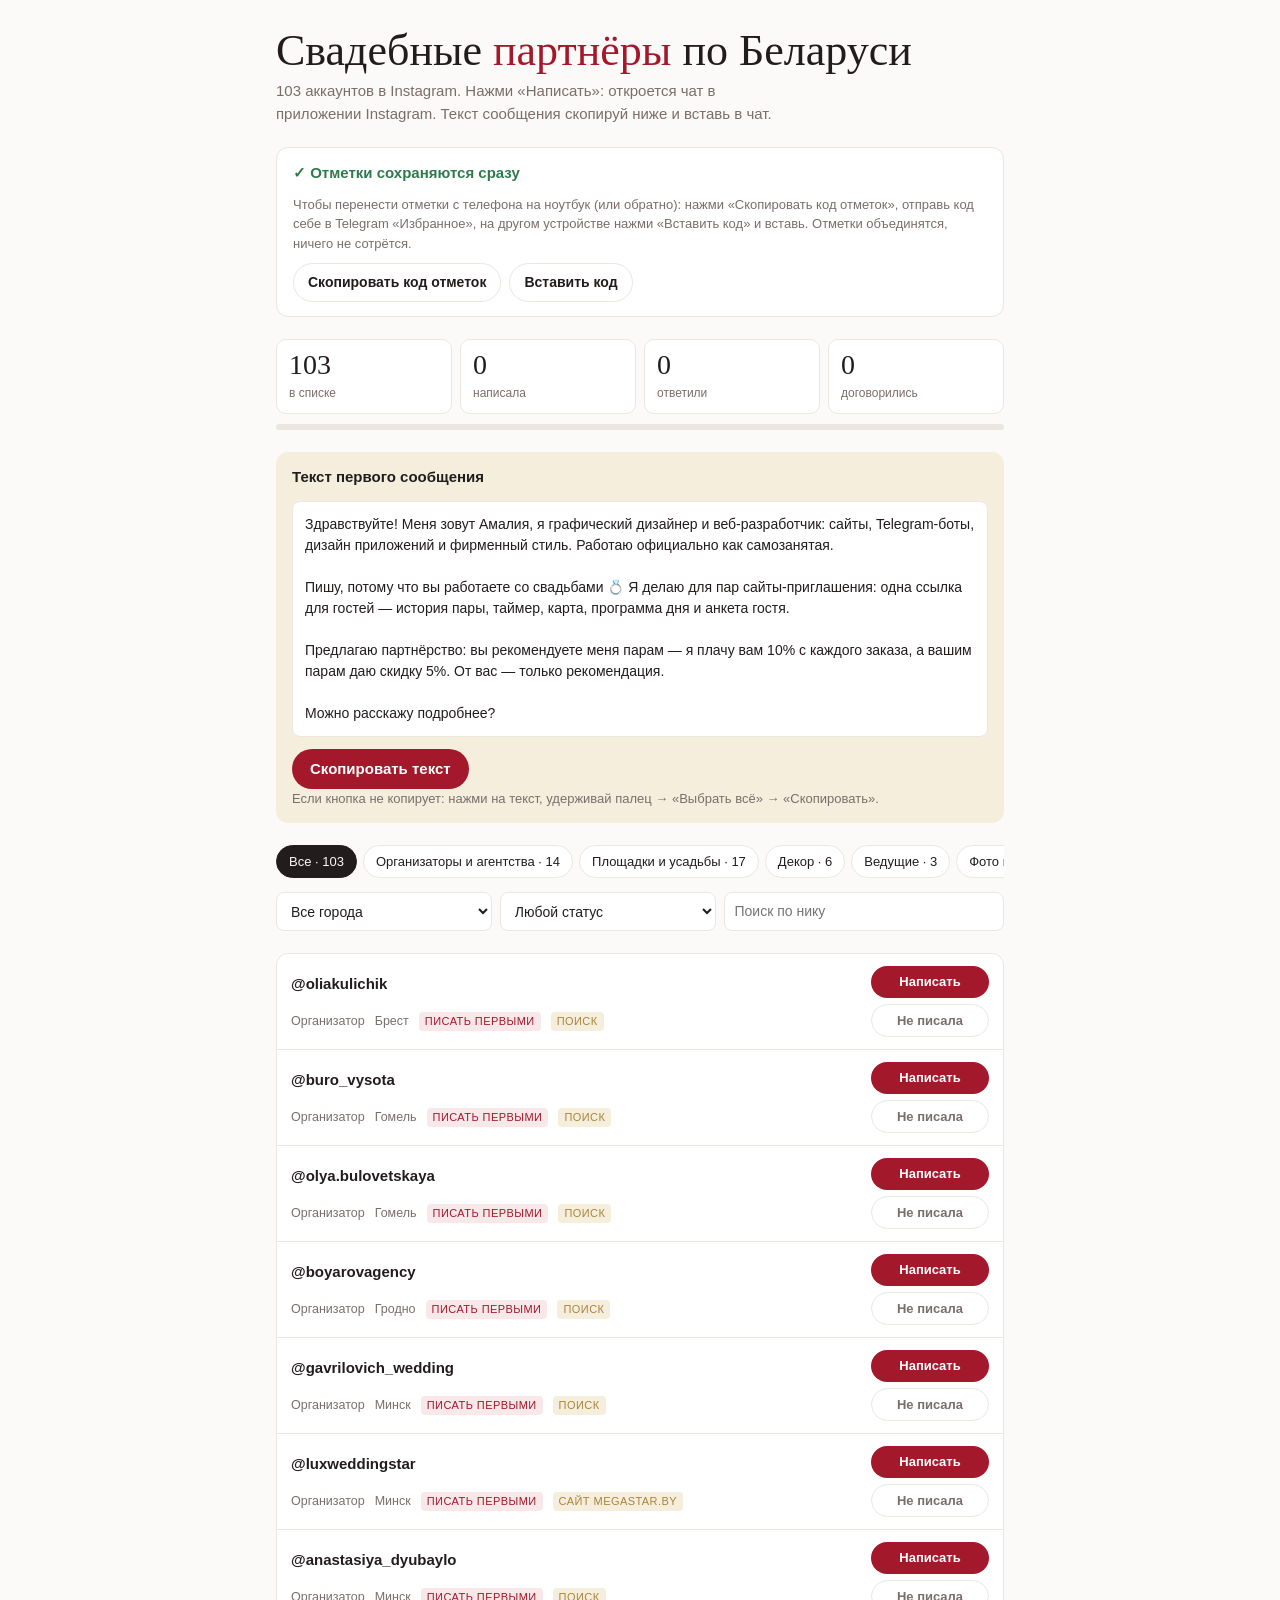
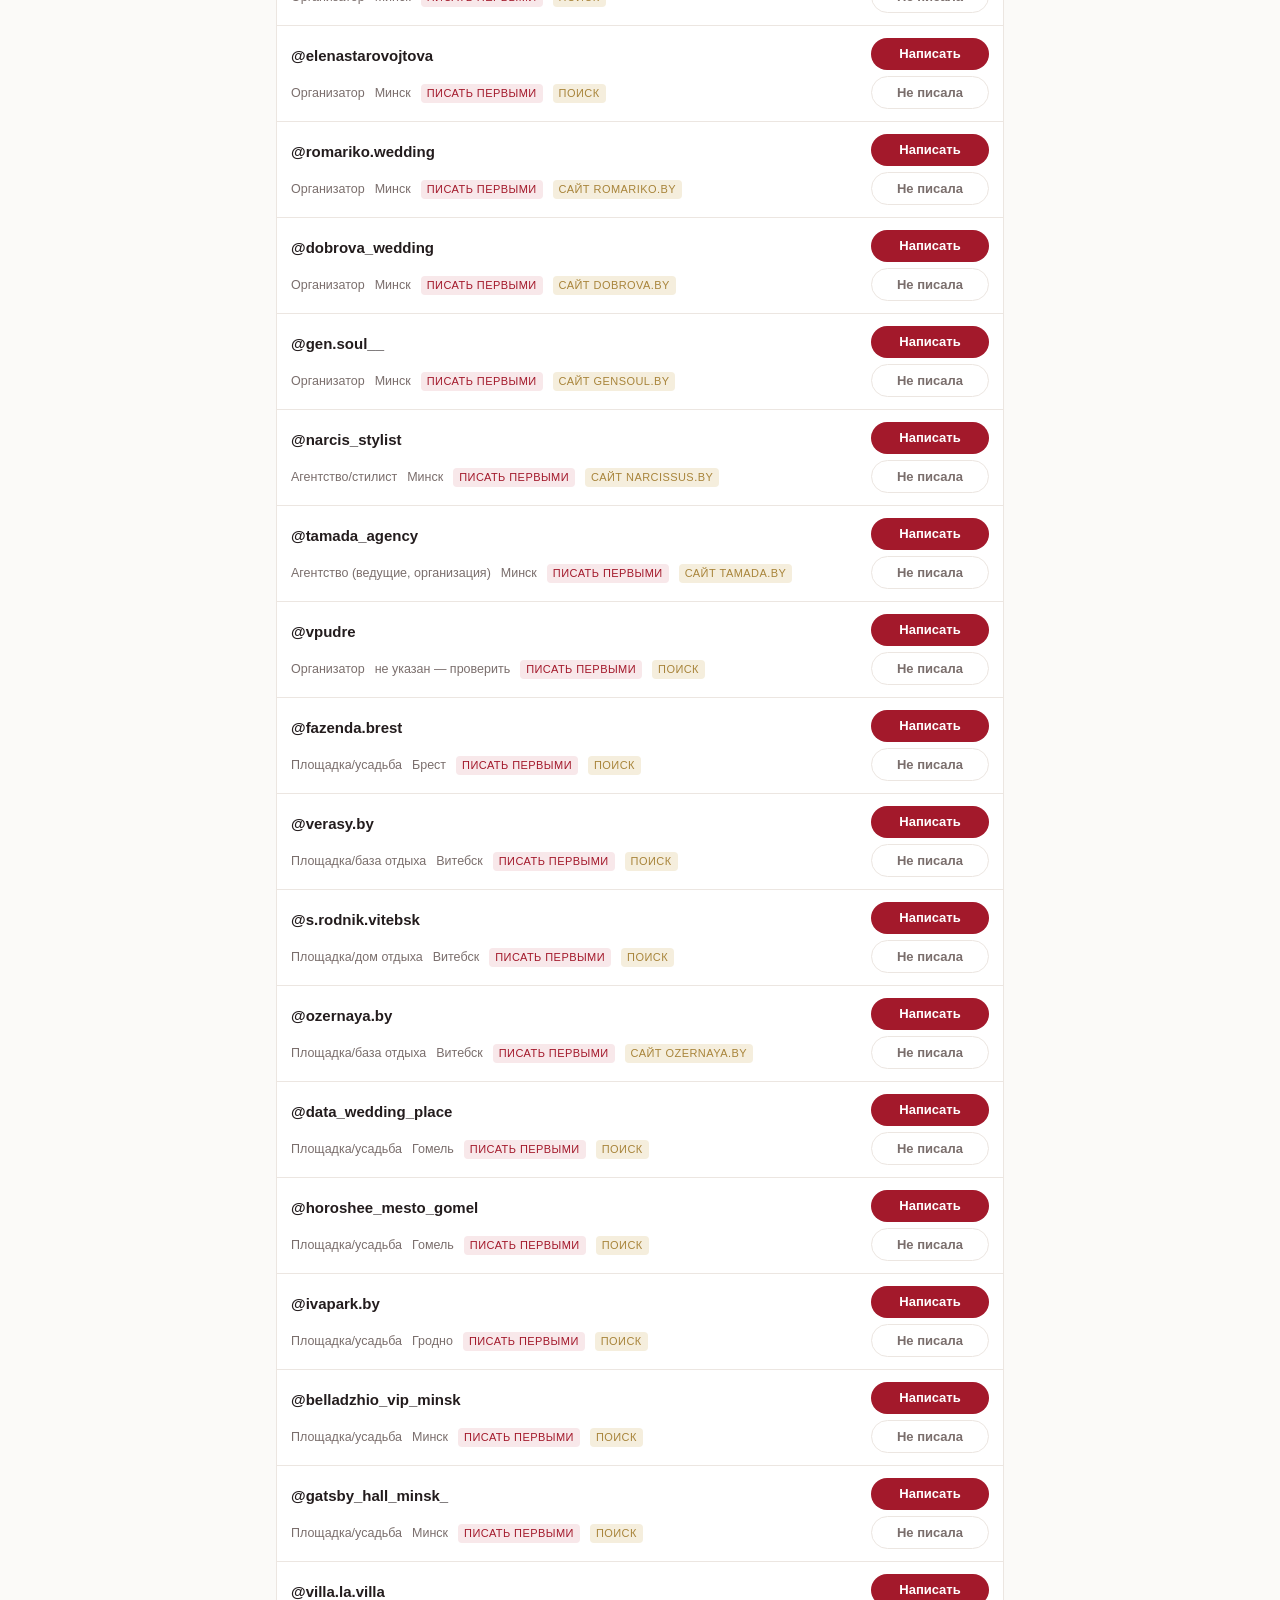
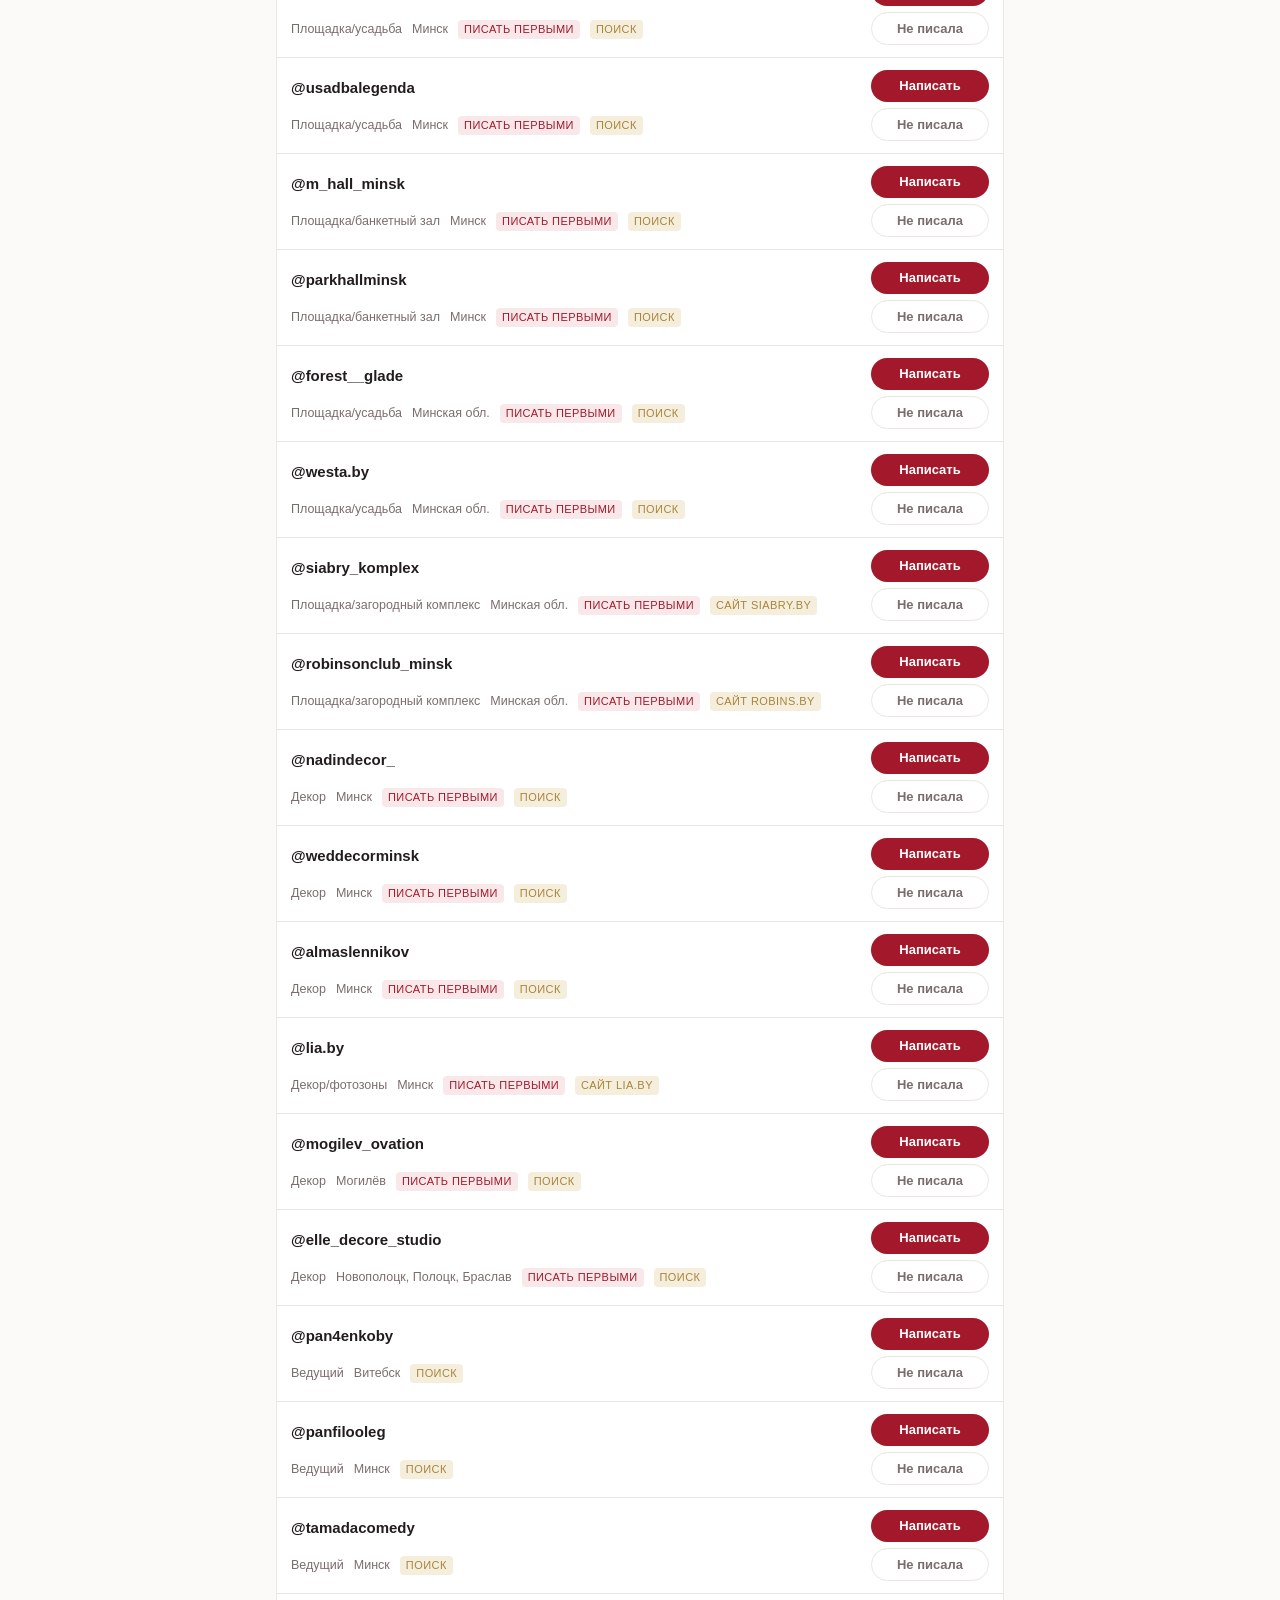
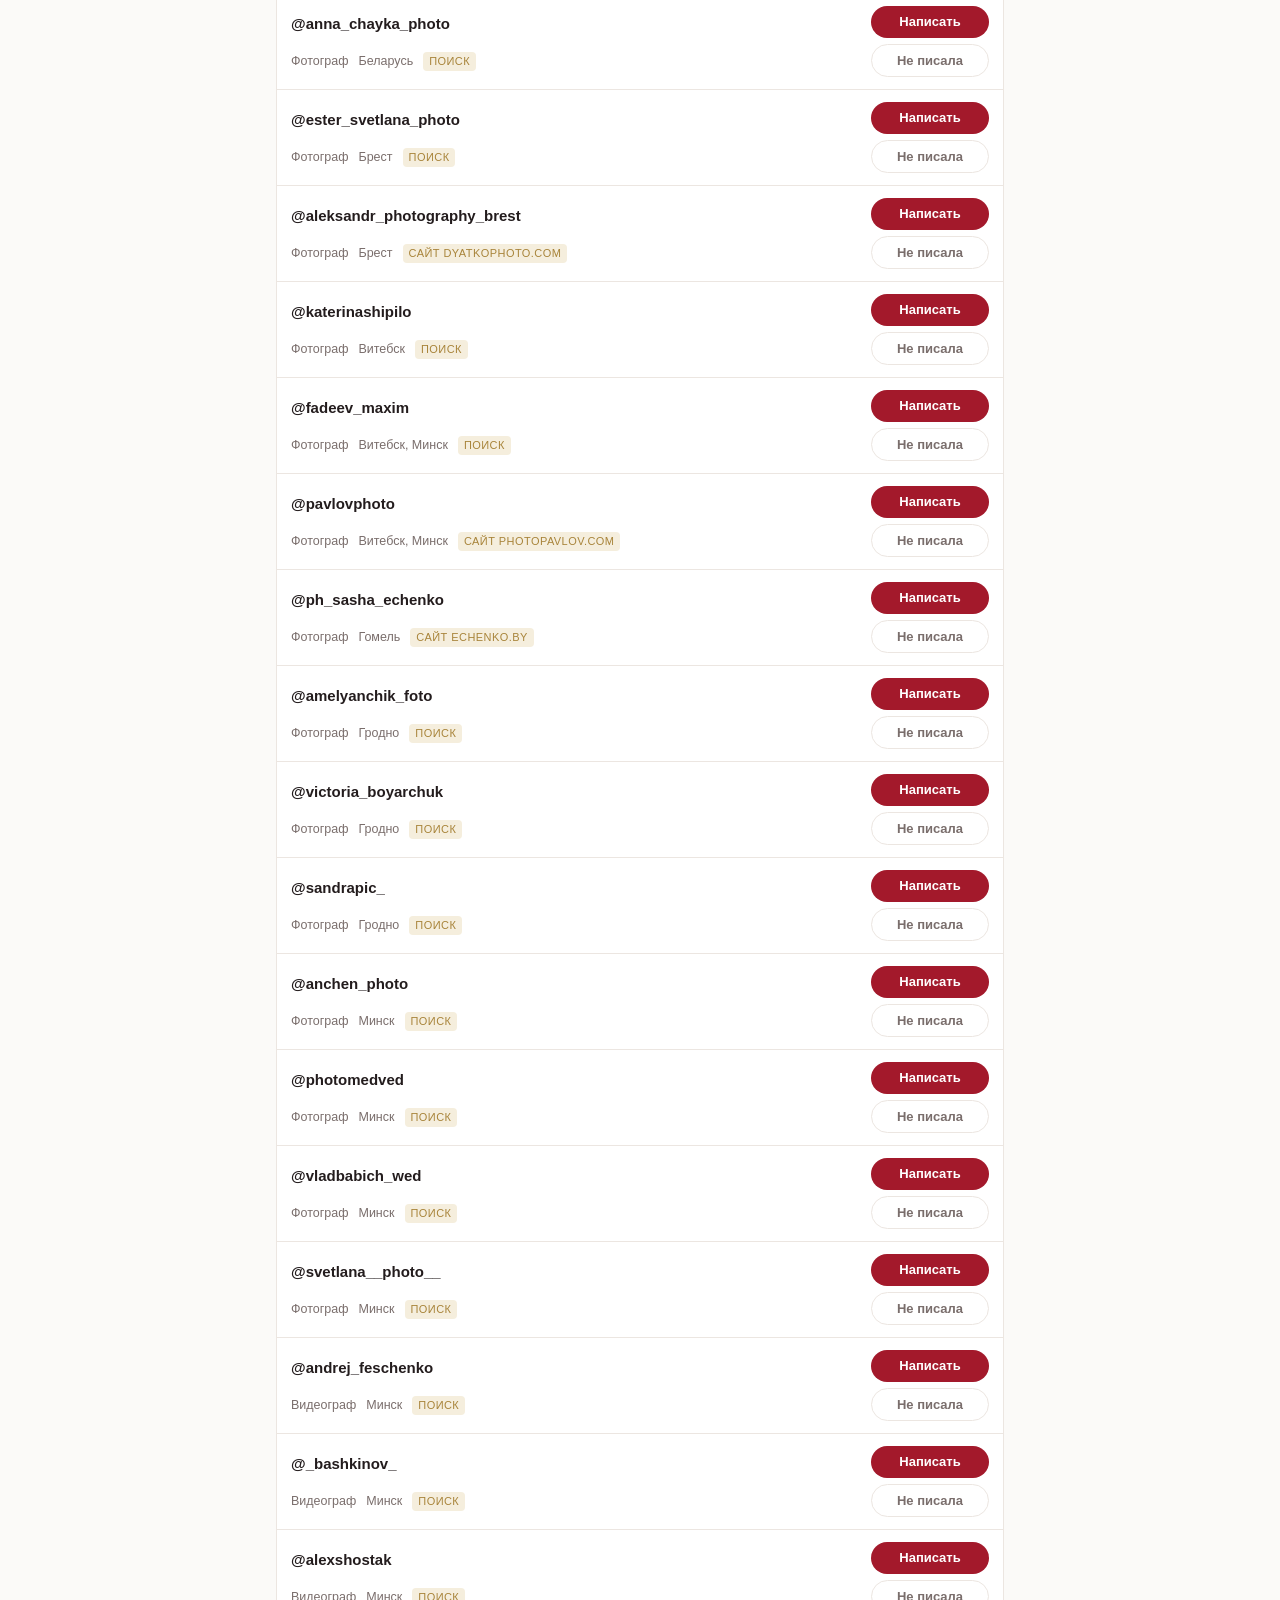
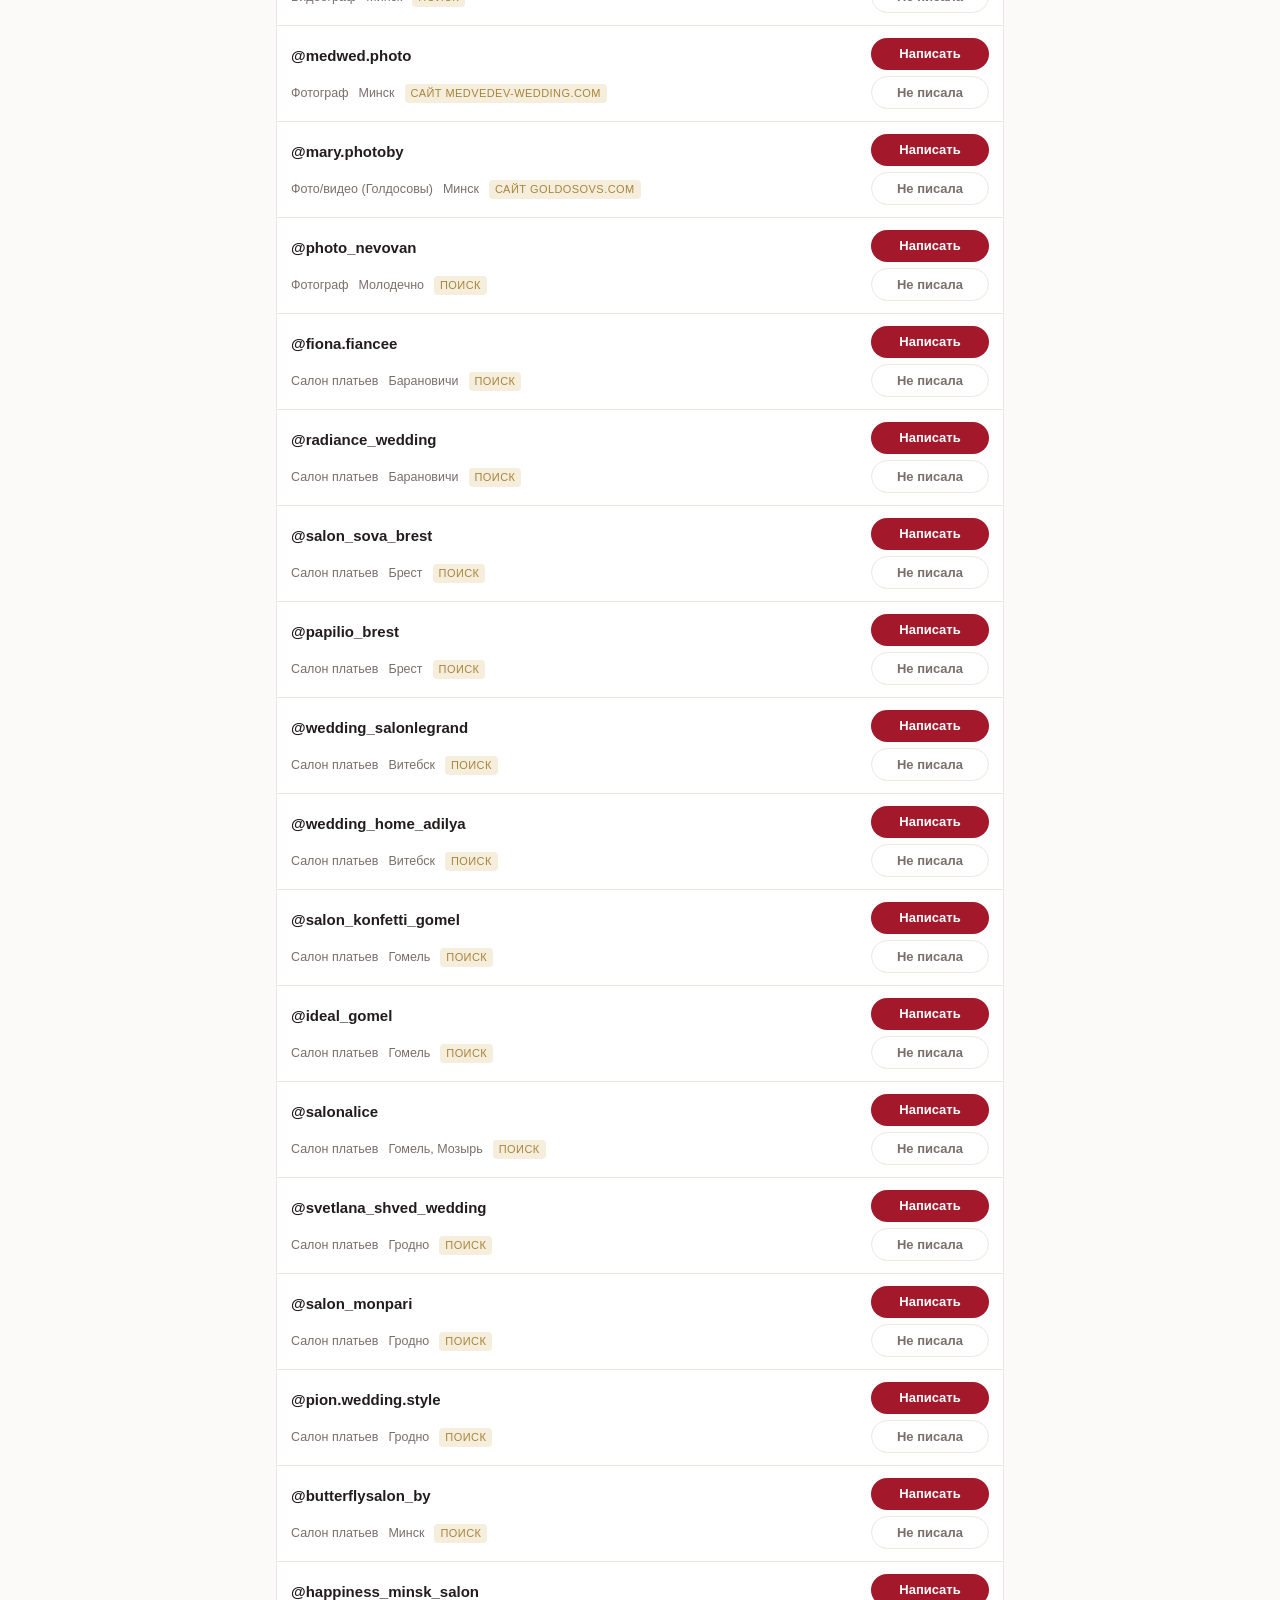
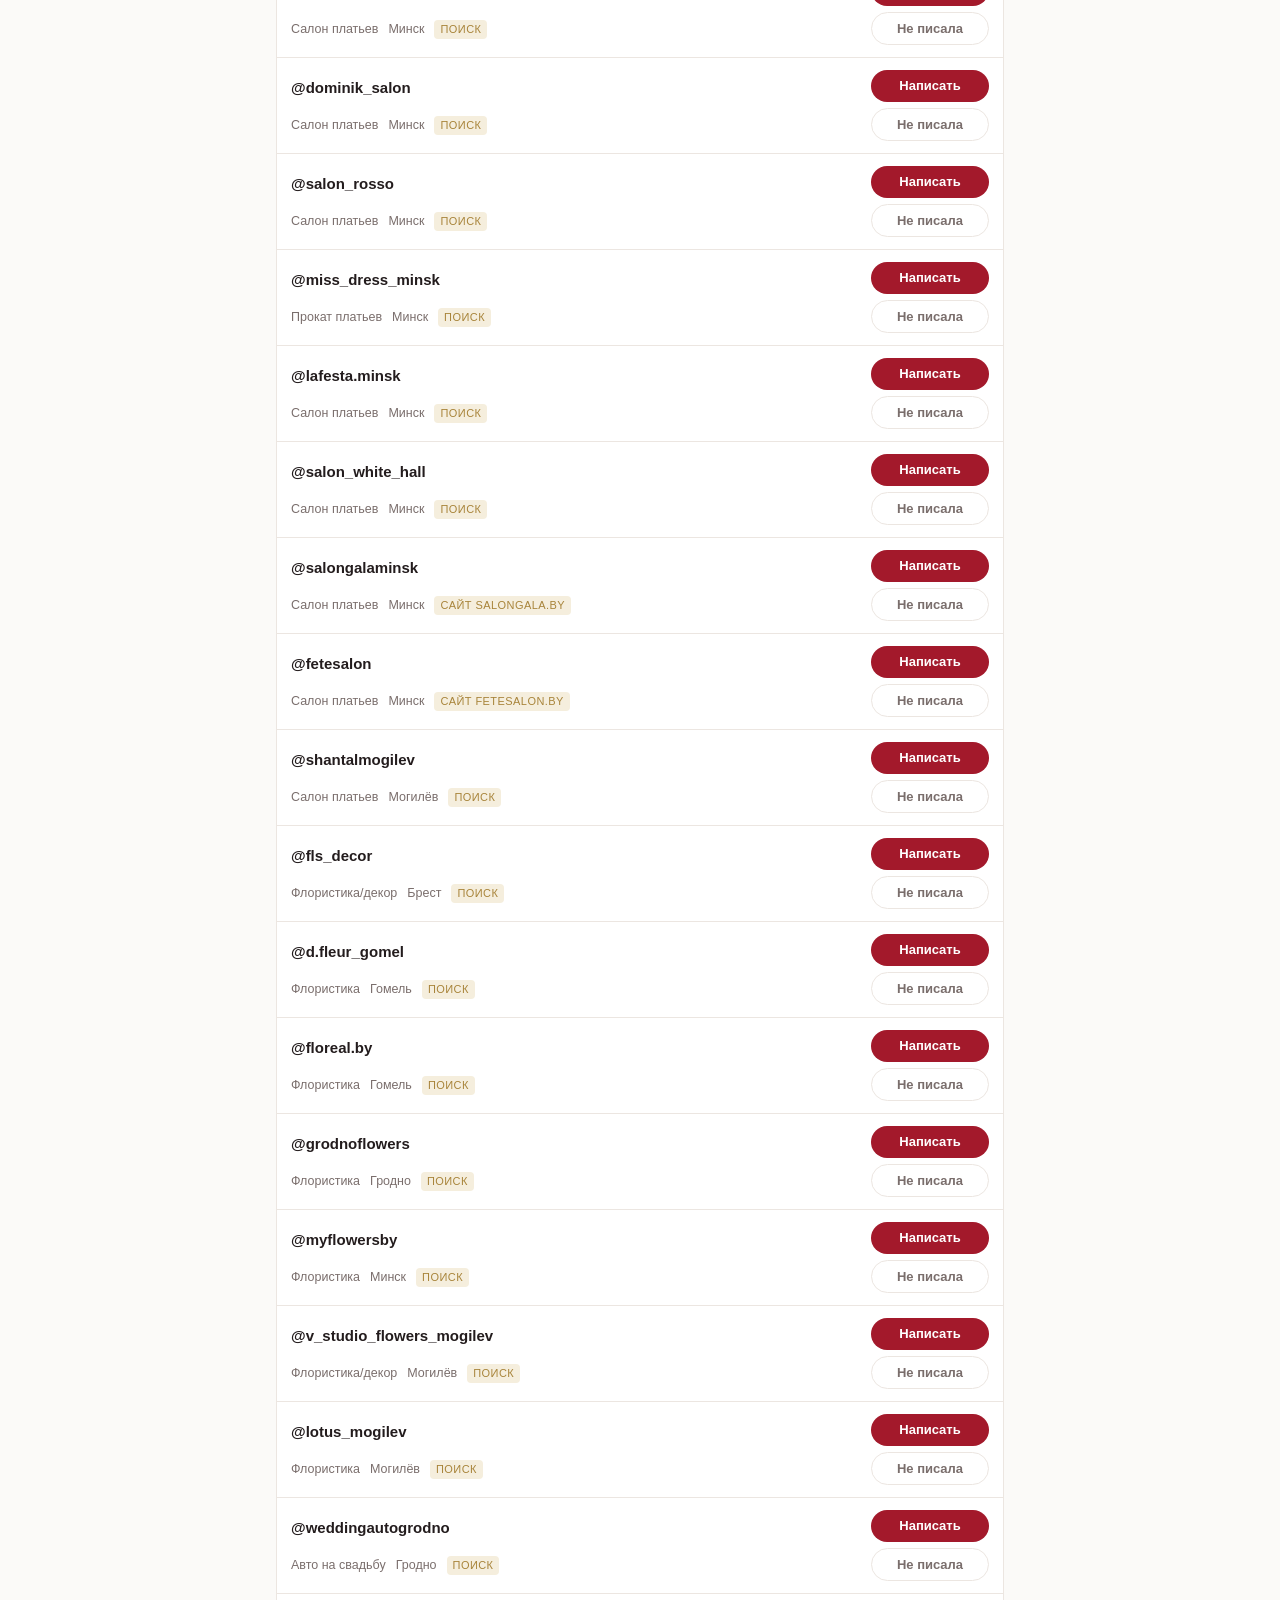
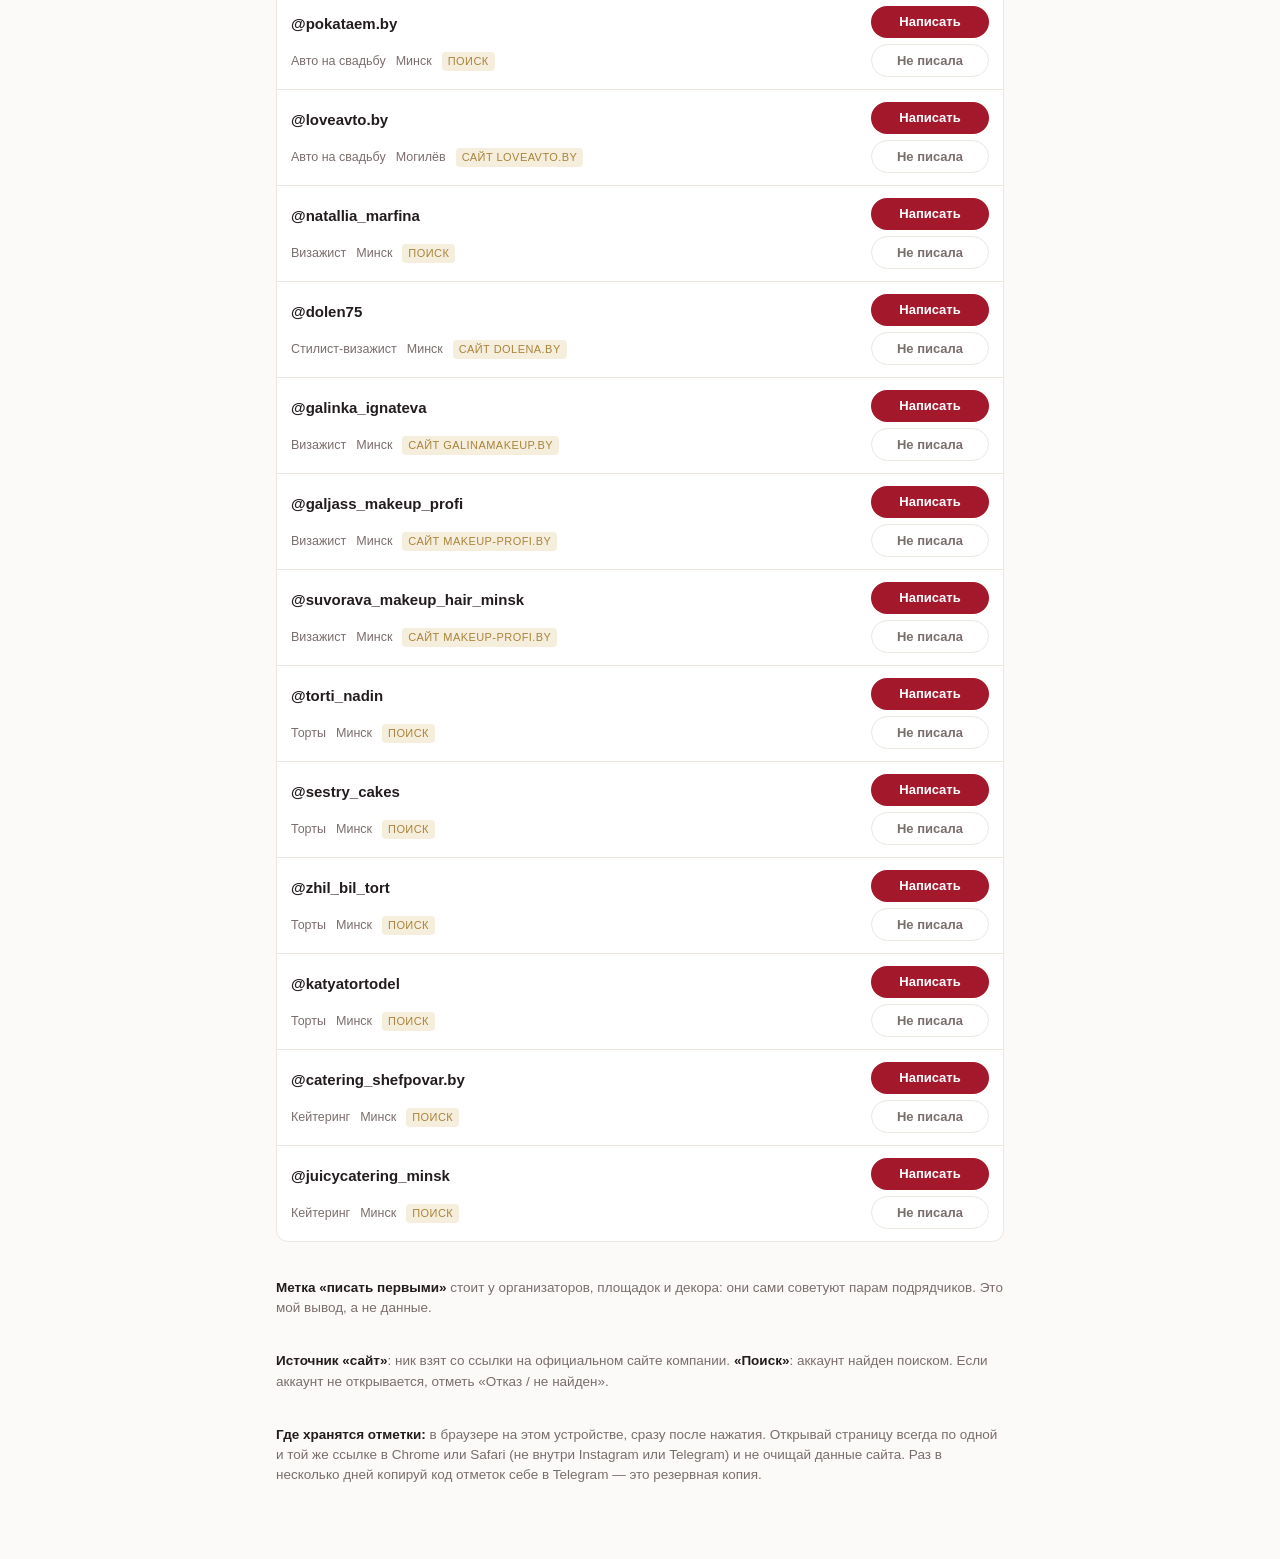
<file: partners/index.html>
<!doctype html>
<html lang="ru">
<head>
<meta charset="utf-8">
<meta name="viewport" content="width=device-width, initial-scale=1, viewport-fit=cover">
<meta name="robots" content="noindex">
<title>Свадебные партнёры</title>
<style>*{box-sizing:border-box}html{-webkit-text-size-adjust:100%}body{margin:0}[hidden]{display:none!important}
/* Layout: one narrow column — header with progress, the message to copy, filters, then the contact list */
:root{
  --bg:#fbfaf8; --surface:#ffffff; --line:#ece6e1; --fg:#231c1d; --muted:#7a6e6c;
  --red:#a3192b; --red-soft:#f8e8ea; --gold:#a8843a; --gold-soft:#f5eedd;
  --ok:#2f7a4c; --ok-soft:#e5f2ea; --blue:#2c5d93; --blue-soft:#e6eef8;
  --display:Georgia,"Times New Roman",serif; --body:-apple-system,BlinkMacSystemFont,"Segoe UI",Roboto,Arial,sans-serif;
}
@media (prefers-color-scheme: dark){:root:not([data-theme="light"]){
  --bg:#171213; --surface:#211a1b; --line:#3a2f30; --fg:#f2eceb; --muted:#ab9f9d;
  --red:#e2606f; --red-soft:#3b1f23; --gold:#d4b06a; --gold-soft:#352c1c;
  --ok:#6cc18d; --ok-soft:#1d3226; --blue:#7fadde; --blue-soft:#1d2a3a; color-scheme:dark}}
:root[data-theme="dark"]{
  --bg:#171213; --surface:#211a1b; --line:#3a2f30; --fg:#f2eceb; --muted:#ab9f9d;
  --red:#e2606f; --red-soft:#3b1f23; --gold:#d4b06a; --gold-soft:#352c1c;
  --ok:#6cc18d; --ok-soft:#1d3226; --blue:#7fadde; --blue-soft:#1d2a3a; color-scheme:dark}
body{background:var(--bg);color:var(--fg);font-family:var(--body);font-size:15px;line-height:1.5}
.wrap{max-width:760px;margin:0 auto;padding-block:28px 60px;padding-left:max(16px,env(safe-area-inset-left,0px));padding-right:max(16px,env(safe-area-inset-right,0px));display:flex;flex-direction:column;gap:22px}
h1{font-family:var(--display);font-weight:400;font-size:clamp(30px,7vw,44px);line-height:1.05;margin:0;text-wrap:balance}
h1 em{font-style:normal;color:var(--red)}
.lead{color:var(--muted);margin:6px 0 0;max-width:60ch}
.stats{display:grid;grid-template-columns:repeat(4,1fr);gap:8px}
.stat{background:var(--surface);border:1px solid var(--line);border-radius:10px;padding:10px 12px}
.stat b{display:block;font-family:var(--display);font-size:28px;font-weight:400;font-variant-numeric:tabular-nums;line-height:1.1}
.stat span{font-size:12px;color:var(--muted)}
.bar{height:6px;border-radius:3px;background:var(--line);overflow:hidden;margin-top:10px}
.bar i{display:block;height:100%;background:var(--red);width:0;transition:width .3s}
details.msg{background:var(--gold-soft);border-radius:12px;padding:14px 16px}
details.msg summary{cursor:pointer;font-weight:600;display:flex;justify-content:space-between;gap:12px;align-items:center;list-style:none}
details.msg summary::-webkit-details-marker{display:none}
details.msg summary::after{content:"Показать";font-weight:500;font-size:13px;color:var(--gold)}
details.msg[open] summary::after{content:"Скрыть"}
.msg pre{white-space:pre-wrap;font-family:var(--body);font-size:14px;margin:12px 0;background:var(--surface);padding:12px;border-radius:8px;border:1px solid var(--line)}
button{font:inherit;cursor:pointer}
.btn{background:var(--red);color:#fff;border:0;border-radius:999px;padding:9px 18px;font-weight:600}
:root .btn{color:var(--surface)}
.btn:focus-visible,.chip:focus-visible,.st:focus-visible,select:focus-visible,input:focus-visible{outline:2px solid var(--gold);outline-offset:2px}
.filters{display:flex;flex-direction:column;gap:10px}
.chips{display:flex;gap:6px;overflow-x:auto;padding-bottom:4px;scrollbar-width:none}
.chip{flex:none;border:1px solid var(--line);background:var(--surface);color:var(--fg);border-radius:999px;padding:6px 12px;font-size:13px;white-space:nowrap}
.chip[aria-pressed="true"]{background:var(--fg);color:var(--bg);border-color:var(--fg)}
.row2{display:grid;grid-template-columns:1fr 1fr 1.3fr;gap:8px}
select,input{font:inherit;font-size:14px;background:var(--surface);color:var(--fg);border:1px solid var(--line);border-radius:8px;padding:8px 10px;min-width:0;width:100%}
.list{display:flex;flex-direction:column;background:var(--surface);border:1px solid var(--line);border-radius:12px;overflow:hidden}
.item{display:grid;grid-template-columns:1fr auto;gap:4px 12px;padding:12px 14px;border-top:1px solid var(--line);align-items:center}
.item:first-child{border-top:0}
.item .h{font-weight:700;color:var(--fg);text-decoration:none;word-break:break-all}
.item .h:hover{color:var(--red)}
.meta{grid-column:1;display:flex;flex-wrap:wrap;gap:4px 10px;font-size:12.5px;color:var(--muted)}
.tag{font-size:11px;letter-spacing:.04em;text-transform:uppercase;border-radius:4px;padding:1px 6px}
.tag.p1{background:var(--red-soft);color:var(--red)}
.tag.src{background:var(--gold-soft);color:var(--gold)}
.acts{grid-row:1/span 2;grid-column:2;display:flex;flex-direction:column;gap:6px;align-items:stretch}
.dm{display:block;text-align:center;background:var(--red);color:var(--surface);border-radius:999px;padding:6px 12px;font-size:13px;font-weight:700;text-decoration:none;white-space:nowrap}
.dm:focus-visible{outline:2px solid var(--gold);outline-offset:2px}
.toast{position:fixed;left:50%;transform:translateX(-50%);bottom:calc(16px + env(safe-area-inset-bottom,0px));background:var(--fg);color:var(--bg);padding:10px 16px;border-radius:10px;font-size:14px;font-weight:600;max-width:calc(100% - 32px);text-align:center;z-index:20}
.st{border:1px solid var(--line);border-radius:999px;padding:6px 12px;font-size:13px;font-weight:600;background:var(--surface);color:var(--muted);white-space:nowrap;min-width:118px}
.st[data-s="1"]{background:var(--blue-soft);color:var(--blue);border-color:transparent}
.st[data-s="2"]{background:var(--gold-soft);color:var(--gold);border-color:transparent}
.st[data-s="3"]{background:var(--ok-soft);color:var(--ok);border-color:transparent}
.st[data-s="4"]{background:var(--line);color:var(--muted);border-color:transparent;text-decoration:line-through}
.empty{padding:24px;text-align:center;color:var(--muted)}
.notes{font-size:13.5px;color:var(--muted);display:flex;flex-direction:column;gap:6px}
.notes b{color:var(--fg)}
@media (max-width:520px){.stats{grid-template-columns:repeat(2,1fr)}.row2{grid-template-columns:1fr 1fr}.row2 input{grid-column:1/-1}.st{min-width:0}}
@media (prefers-reduced-motion:reduce){.bar i{transition:none}}

.msg pre{user-select:text;-webkit-user-select:text}
.hint{font-size:13px;color:var(--muted);margin:0}

.save{background:var(--surface);border:1px solid var(--line);border-radius:12px;padding:14px 16px;display:flex;flex-direction:column;gap:10px}
.save .ok{color:var(--ok);font-weight:600;margin:0}
.save .bad{color:var(--red);font-weight:600;margin:0}
.save .btns{display:flex;flex-wrap:wrap;gap:8px}
.btn2{background:var(--surface);color:var(--fg);border:1px solid var(--line);border-radius:999px;padding:8px 14px;font-weight:600;font-size:14px}
.btn2:focus-visible{outline:2px solid var(--gold);outline-offset:2px}
.save textarea{font:inherit;font-size:13px;width:100%;min-height:70px;background:var(--bg);color:var(--fg);border:1px solid var(--line);border-radius:8px;padding:8px;resize:vertical}
.when{color:var(--blue);font-weight:600}
</style>
</head>
<body>
<div class="wrap">
  <header>
    <h1>Свадебные <em>партнёры</em> по&nbsp;Беларуси</h1>
    <p class="lead">103 аккаунтов в Instagram. Нажми «Написать»: откроется чат в приложении Instagram. Текст сообщения скопируй ниже и вставь в чат.</p>
  </header>
  <section class="save" aria-label="Сохранение отметок">
    <p id="saveState" class="ok">✓ Отметки сохраняются сразу</p>
    <p class="hint">Чтобы перенести отметки с телефона на ноутбук (или обратно): нажми «Скопировать код отметок», отправь код себе в Telegram «Избранное», на другом устройстве нажми «Вставить код» и вставь. Отметки объединятся, ничего не сотрётся.</p>
    <div class="btns">
      <button type="button" class="btn2" id="expBtn">Скопировать код отметок</button>
      <button type="button" class="btn2" id="impBtn">Вставить код</button>
    </div>
    <div id="impBox" hidden>
      <textarea id="impText" placeholder="Вставь сюда код, начинается с WP1:"></textarea>
      <div class="btns"><button type="button" class="btn" id="impApply">Добавить отметки</button></div>
    </div>
    <textarea id="expText" readonly hidden></textarea>
  </section>
  <section aria-label="Прогресс">
    <div class="stats">
      <div class="stat"><b id="sAll">103</b><span>в списке</span></div>
      <div class="stat"><b id="sSent">0</b><span>написала</span></div>
      <div class="stat"><b id="sReply">0</b><span>ответили</span></div>
      <div class="stat"><b id="sDeal">0</b><span>договорились</span></div>
    </div>
    <div class="bar" aria-hidden="true"><i id="bar"></i></div>
  </section>
  <section class="msg" style="background:var(--gold-soft);border-radius:12px;padding:14px 16px">
    <b>Текст первого сообщения</b>
    <pre id="msgText">Здравствуйте! Меня зовут Амалия, я графический дизайнер и веб-разработчик: сайты, Telegram-боты, дизайн приложений и фирменный стиль. Работаю официально как самозанятая.

Пишу, потому что вы работаете со свадьбами 💍 Я делаю для пар сайты-приглашения: одна ссылка для гостей — история пары, таймер, карта, программа дня и анкета гостя.

Предлагаю партнёрство: вы рекомендуете меня парам — я плачу вам 10% с каждого заказа, а вашим парам даю скидку 5%. От вас — только рекомендация.

Можно расскажу подробнее?</pre>
    <button class="btn" id="copyBtn" type="button">Скопировать текст</button>
    <p class="hint">Если кнопка не копирует: нажми на текст, удерживай палец → «Выбрать всё» → «Скопировать».</p>
  </section>
  <section class="filters" aria-label="Фильтры">
    <div class="chips" id="chips" role="group" aria-label="Категория"></div>
    <div class="row2">
      <select id="city" aria-label="Город"></select>
      <select id="status" aria-label="Статус">
        <option value="all">Любой статус</option><option value="0">Не писала</option><option value="1">Написала</option><option value="2">Ответили</option><option value="3">Договорились</option><option value="4">Отказ / не найден</option>
      </select>
      <input id="q" type="search" placeholder="Поиск по нику" aria-label="Поиск по нику">
    </div>
  </section>
  <div class="list" id="list">
<div class="item" data-h="oliakulichik" data-g="Организаторы и агентства" data-city="Брест">
<a class="h" href="https://www.instagram.com/oliakulichik/">@oliakulichik</a>
<div class="acts"><a class="dm" href="https://ig.me/m/oliakulichik">Написать</a><button type="button" class="st" data-s="0">Не писала</button></div>
<div class="meta"><span>Организатор</span><span>Брест</span><span class="tag p1">писать первыми</span><span class="tag src">поиск</span></div>
</div>
<div class="item" data-h="buro_vysota" data-g="Организаторы и агентства" data-city="Гомель">
<a class="h" href="https://www.instagram.com/buro_vysota/">@buro_vysota</a>
<div class="acts"><a class="dm" href="https://ig.me/m/buro_vysota">Написать</a><button type="button" class="st" data-s="0">Не писала</button></div>
<div class="meta"><span>Организатор</span><span>Гомель</span><span class="tag p1">писать первыми</span><span class="tag src">поиск</span></div>
</div>
<div class="item" data-h="olya.bulovetskaya" data-g="Организаторы и агентства" data-city="Гомель">
<a class="h" href="https://www.instagram.com/olya.bulovetskaya/">@olya.bulovetskaya</a>
<div class="acts"><a class="dm" href="https://ig.me/m/olya.bulovetskaya">Написать</a><button type="button" class="st" data-s="0">Не писала</button></div>
<div class="meta"><span>Организатор</span><span>Гомель</span><span class="tag p1">писать первыми</span><span class="tag src">поиск</span></div>
</div>
<div class="item" data-h="boyarovagency" data-g="Организаторы и агентства" data-city="Гродно">
<a class="h" href="https://www.instagram.com/boyarovagency/">@boyarovagency</a>
<div class="acts"><a class="dm" href="https://ig.me/m/boyarovagency">Написать</a><button type="button" class="st" data-s="0">Не писала</button></div>
<div class="meta"><span>Организатор</span><span>Гродно</span><span class="tag p1">писать первыми</span><span class="tag src">поиск</span></div>
</div>
<div class="item" data-h="gavrilovich_wedding" data-g="Организаторы и агентства" data-city="Минск">
<a class="h" href="https://www.instagram.com/gavrilovich_wedding/">@gavrilovich_wedding</a>
<div class="acts"><a class="dm" href="https://ig.me/m/gavrilovich_wedding">Написать</a><button type="button" class="st" data-s="0">Не писала</button></div>
<div class="meta"><span>Организатор</span><span>Минск</span><span class="tag p1">писать первыми</span><span class="tag src">поиск</span></div>
</div>
<div class="item" data-h="luxweddingstar" data-g="Организаторы и агентства" data-city="Минск">
<a class="h" href="https://www.instagram.com/luxweddingstar/">@luxweddingstar</a>
<div class="acts"><a class="dm" href="https://ig.me/m/luxweddingstar">Написать</a><button type="button" class="st" data-s="0">Не писала</button></div>
<div class="meta"><span>Организатор</span><span>Минск</span><span class="tag p1">писать первыми</span><span class="tag src">сайт megastar.by</span></div>
</div>
<div class="item" data-h="anastasiya_dyubaylo" data-g="Организаторы и агентства" data-city="Минск">
<a class="h" href="https://www.instagram.com/anastasiya_dyubaylo/">@anastasiya_dyubaylo</a>
<div class="acts"><a class="dm" href="https://ig.me/m/anastasiya_dyubaylo">Написать</a><button type="button" class="st" data-s="0">Не писала</button></div>
<div class="meta"><span>Организатор</span><span>Минск</span><span class="tag p1">писать первыми</span><span class="tag src">поиск</span></div>
</div>
<div class="item" data-h="elenastarovojtova" data-g="Организаторы и агентства" data-city="Минск">
<a class="h" href="https://www.instagram.com/elenastarovojtova/">@elenastarovojtova</a>
<div class="acts"><a class="dm" href="https://ig.me/m/elenastarovojtova">Написать</a><button type="button" class="st" data-s="0">Не писала</button></div>
<div class="meta"><span>Организатор</span><span>Минск</span><span class="tag p1">писать первыми</span><span class="tag src">поиск</span></div>
</div>
<div class="item" data-h="romariko.wedding" data-g="Организаторы и агентства" data-city="Минск">
<a class="h" href="https://www.instagram.com/romariko.wedding/">@romariko.wedding</a>
<div class="acts"><a class="dm" href="https://ig.me/m/romariko.wedding">Написать</a><button type="button" class="st" data-s="0">Не писала</button></div>
<div class="meta"><span>Организатор</span><span>Минск</span><span class="tag p1">писать первыми</span><span class="tag src">сайт romariko.by</span></div>
</div>
<div class="item" data-h="dobrova_wedding" data-g="Организаторы и агентства" data-city="Минск">
<a class="h" href="https://www.instagram.com/dobrova_wedding/">@dobrova_wedding</a>
<div class="acts"><a class="dm" href="https://ig.me/m/dobrova_wedding">Написать</a><button type="button" class="st" data-s="0">Не писала</button></div>
<div class="meta"><span>Организатор</span><span>Минск</span><span class="tag p1">писать первыми</span><span class="tag src">сайт dobrova.by</span></div>
</div>
<div class="item" data-h="gen.soul__" data-g="Организаторы и агентства" data-city="Минск">
<a class="h" href="https://www.instagram.com/gen.soul__/">@gen.soul__</a>
<div class="acts"><a class="dm" href="https://ig.me/m/gen.soul__">Написать</a><button type="button" class="st" data-s="0">Не писала</button></div>
<div class="meta"><span>Организатор</span><span>Минск</span><span class="tag p1">писать первыми</span><span class="tag src">сайт gensoul.by</span></div>
</div>
<div class="item" data-h="narcis_stylist" data-g="Организаторы и агентства" data-city="Минск">
<a class="h" href="https://www.instagram.com/narcis_stylist/">@narcis_stylist</a>
<div class="acts"><a class="dm" href="https://ig.me/m/narcis_stylist">Написать</a><button type="button" class="st" data-s="0">Не писала</button></div>
<div class="meta"><span>Агентство/стилист</span><span>Минск</span><span class="tag p1">писать первыми</span><span class="tag src">сайт narcissus.by</span></div>
</div>
<div class="item" data-h="tamada_agency" data-g="Организаторы и агентства" data-city="Минск">
<a class="h" href="https://www.instagram.com/tamada_agency/">@tamada_agency</a>
<div class="acts"><a class="dm" href="https://ig.me/m/tamada_agency">Написать</a><button type="button" class="st" data-s="0">Не писала</button></div>
<div class="meta"><span>Агентство (ведущие, организация)</span><span>Минск</span><span class="tag p1">писать первыми</span><span class="tag src">сайт tamada.by</span></div>
</div>
<div class="item" data-h="vpudre" data-g="Организаторы и агентства" data-city="не указан — проверить">
<a class="h" href="https://www.instagram.com/vpudre/">@vpudre</a>
<div class="acts"><a class="dm" href="https://ig.me/m/vpudre">Написать</a><button type="button" class="st" data-s="0">Не писала</button></div>
<div class="meta"><span>Организатор</span><span>не указан — проверить</span><span class="tag p1">писать первыми</span><span class="tag src">поиск</span></div>
</div>
<div class="item" data-h="fazenda.brest" data-g="Площадки и усадьбы" data-city="Брест">
<a class="h" href="https://www.instagram.com/fazenda.brest/">@fazenda.brest</a>
<div class="acts"><a class="dm" href="https://ig.me/m/fazenda.brest">Написать</a><button type="button" class="st" data-s="0">Не писала</button></div>
<div class="meta"><span>Площадка/усадьба</span><span>Брест</span><span class="tag p1">писать первыми</span><span class="tag src">поиск</span></div>
</div>
<div class="item" data-h="verasy.by" data-g="Площадки и усадьбы" data-city="Витебск">
<a class="h" href="https://www.instagram.com/verasy.by/">@verasy.by</a>
<div class="acts"><a class="dm" href="https://ig.me/m/verasy.by">Написать</a><button type="button" class="st" data-s="0">Не писала</button></div>
<div class="meta"><span>Площадка/база отдыха</span><span>Витебск</span><span class="tag p1">писать первыми</span><span class="tag src">поиск</span></div>
</div>
<div class="item" data-h="s.rodnik.vitebsk" data-g="Площадки и усадьбы" data-city="Витебск">
<a class="h" href="https://www.instagram.com/s.rodnik.vitebsk/">@s.rodnik.vitebsk</a>
<div class="acts"><a class="dm" href="https://ig.me/m/s.rodnik.vitebsk">Написать</a><button type="button" class="st" data-s="0">Не писала</button></div>
<div class="meta"><span>Площадка/дом отдыха</span><span>Витебск</span><span class="tag p1">писать первыми</span><span class="tag src">поиск</span></div>
</div>
<div class="item" data-h="ozernaya.by" data-g="Площадки и усадьбы" data-city="Витебск">
<a class="h" href="https://www.instagram.com/ozernaya.by/">@ozernaya.by</a>
<div class="acts"><a class="dm" href="https://ig.me/m/ozernaya.by">Написать</a><button type="button" class="st" data-s="0">Не писала</button></div>
<div class="meta"><span>Площадка/база отдыха</span><span>Витебск</span><span class="tag p1">писать первыми</span><span class="tag src">сайт ozernaya.by</span></div>
</div>
<div class="item" data-h="data_wedding_place" data-g="Площадки и усадьбы" data-city="Гомель">
<a class="h" href="https://www.instagram.com/data_wedding_place/">@data_wedding_place</a>
<div class="acts"><a class="dm" href="https://ig.me/m/data_wedding_place">Написать</a><button type="button" class="st" data-s="0">Не писала</button></div>
<div class="meta"><span>Площадка/усадьба</span><span>Гомель</span><span class="tag p1">писать первыми</span><span class="tag src">поиск</span></div>
</div>
<div class="item" data-h="horoshee_mesto_gomel" data-g="Площадки и усадьбы" data-city="Гомель">
<a class="h" href="https://www.instagram.com/horoshee_mesto_gomel/">@horoshee_mesto_gomel</a>
<div class="acts"><a class="dm" href="https://ig.me/m/horoshee_mesto_gomel">Написать</a><button type="button" class="st" data-s="0">Не писала</button></div>
<div class="meta"><span>Площадка/усадьба</span><span>Гомель</span><span class="tag p1">писать первыми</span><span class="tag src">поиск</span></div>
</div>
<div class="item" data-h="ivapark.by" data-g="Площадки и усадьбы" data-city="Гродно">
<a class="h" href="https://www.instagram.com/ivapark.by/">@ivapark.by</a>
<div class="acts"><a class="dm" href="https://ig.me/m/ivapark.by">Написать</a><button type="button" class="st" data-s="0">Не писала</button></div>
<div class="meta"><span>Площадка/усадьба</span><span>Гродно</span><span class="tag p1">писать первыми</span><span class="tag src">поиск</span></div>
</div>
<div class="item" data-h="belladzhio_vip_minsk" data-g="Площадки и усадьбы" data-city="Минск">
<a class="h" href="https://www.instagram.com/belladzhio_vip_minsk/">@belladzhio_vip_minsk</a>
<div class="acts"><a class="dm" href="https://ig.me/m/belladzhio_vip_minsk">Написать</a><button type="button" class="st" data-s="0">Не писала</button></div>
<div class="meta"><span>Площадка/усадьба</span><span>Минск</span><span class="tag p1">писать первыми</span><span class="tag src">поиск</span></div>
</div>
<div class="item" data-h="gatsby_hall_minsk_" data-g="Площадки и усадьбы" data-city="Минск">
<a class="h" href="https://www.instagram.com/gatsby_hall_minsk_/">@gatsby_hall_minsk_</a>
<div class="acts"><a class="dm" href="https://ig.me/m/gatsby_hall_minsk_">Написать</a><button type="button" class="st" data-s="0">Не писала</button></div>
<div class="meta"><span>Площадка/усадьба</span><span>Минск</span><span class="tag p1">писать первыми</span><span class="tag src">поиск</span></div>
</div>
<div class="item" data-h="villa.la.villa" data-g="Площадки и усадьбы" data-city="Минск">
<a class="h" href="https://www.instagram.com/villa.la.villa/">@villa.la.villa</a>
<div class="acts"><a class="dm" href="https://ig.me/m/villa.la.villa">Написать</a><button type="button" class="st" data-s="0">Не писала</button></div>
<div class="meta"><span>Площадка/усадьба</span><span>Минск</span><span class="tag p1">писать первыми</span><span class="tag src">поиск</span></div>
</div>
<div class="item" data-h="usadbalegenda" data-g="Площадки и усадьбы" data-city="Минск">
<a class="h" href="https://www.instagram.com/usadbalegenda/">@usadbalegenda</a>
<div class="acts"><a class="dm" href="https://ig.me/m/usadbalegenda">Написать</a><button type="button" class="st" data-s="0">Не писала</button></div>
<div class="meta"><span>Площадка/усадьба</span><span>Минск</span><span class="tag p1">писать первыми</span><span class="tag src">поиск</span></div>
</div>
<div class="item" data-h="m_hall_minsk" data-g="Площадки и усадьбы" data-city="Минск">
<a class="h" href="https://www.instagram.com/m_hall_minsk/">@m_hall_minsk</a>
<div class="acts"><a class="dm" href="https://ig.me/m/m_hall_minsk">Написать</a><button type="button" class="st" data-s="0">Не писала</button></div>
<div class="meta"><span>Площадка/банкетный зал</span><span>Минск</span><span class="tag p1">писать первыми</span><span class="tag src">поиск</span></div>
</div>
<div class="item" data-h="parkhallminsk" data-g="Площадки и усадьбы" data-city="Минск">
<a class="h" href="https://www.instagram.com/parkhallminsk/">@parkhallminsk</a>
<div class="acts"><a class="dm" href="https://ig.me/m/parkhallminsk">Написать</a><button type="button" class="st" data-s="0">Не писала</button></div>
<div class="meta"><span>Площадка/банкетный зал</span><span>Минск</span><span class="tag p1">писать первыми</span><span class="tag src">поиск</span></div>
</div>
<div class="item" data-h="forest__glade" data-g="Площадки и усадьбы" data-city="Минская обл.">
<a class="h" href="https://www.instagram.com/forest__glade/">@forest__glade</a>
<div class="acts"><a class="dm" href="https://ig.me/m/forest__glade">Написать</a><button type="button" class="st" data-s="0">Не писала</button></div>
<div class="meta"><span>Площадка/усадьба</span><span>Минская обл.</span><span class="tag p1">писать первыми</span><span class="tag src">поиск</span></div>
</div>
<div class="item" data-h="westa.by" data-g="Площадки и усадьбы" data-city="Минская обл.">
<a class="h" href="https://www.instagram.com/westa.by/">@westa.by</a>
<div class="acts"><a class="dm" href="https://ig.me/m/westa.by">Написать</a><button type="button" class="st" data-s="0">Не писала</button></div>
<div class="meta"><span>Площадка/усадьба</span><span>Минская обл.</span><span class="tag p1">писать первыми</span><span class="tag src">поиск</span></div>
</div>
<div class="item" data-h="siabry_komplex" data-g="Площадки и усадьбы" data-city="Минская обл.">
<a class="h" href="https://www.instagram.com/siabry_komplex/">@siabry_komplex</a>
<div class="acts"><a class="dm" href="https://ig.me/m/siabry_komplex">Написать</a><button type="button" class="st" data-s="0">Не писала</button></div>
<div class="meta"><span>Площадка/загородный комплекс</span><span>Минская обл.</span><span class="tag p1">писать первыми</span><span class="tag src">сайт siabry.by</span></div>
</div>
<div class="item" data-h="robinsonclub_minsk" data-g="Площадки и усадьбы" data-city="Минская обл.">
<a class="h" href="https://www.instagram.com/robinsonclub_minsk/">@robinsonclub_minsk</a>
<div class="acts"><a class="dm" href="https://ig.me/m/robinsonclub_minsk">Написать</a><button type="button" class="st" data-s="0">Не писала</button></div>
<div class="meta"><span>Площадка/загородный комплекс</span><span>Минская обл.</span><span class="tag p1">писать первыми</span><span class="tag src">сайт robins.by</span></div>
</div>
<div class="item" data-h="nadindecor_" data-g="Декор" data-city="Минск">
<a class="h" href="https://www.instagram.com/nadindecor_/">@nadindecor_</a>
<div class="acts"><a class="dm" href="https://ig.me/m/nadindecor_">Написать</a><button type="button" class="st" data-s="0">Не писала</button></div>
<div class="meta"><span>Декор</span><span>Минск</span><span class="tag p1">писать первыми</span><span class="tag src">поиск</span></div>
</div>
<div class="item" data-h="weddecorminsk" data-g="Декор" data-city="Минск">
<a class="h" href="https://www.instagram.com/weddecorminsk/">@weddecorminsk</a>
<div class="acts"><a class="dm" href="https://ig.me/m/weddecorminsk">Написать</a><button type="button" class="st" data-s="0">Не писала</button></div>
<div class="meta"><span>Декор</span><span>Минск</span><span class="tag p1">писать первыми</span><span class="tag src">поиск</span></div>
</div>
<div class="item" data-h="almaslennikov" data-g="Декор" data-city="Минск">
<a class="h" href="https://www.instagram.com/almaslennikov/">@almaslennikov</a>
<div class="acts"><a class="dm" href="https://ig.me/m/almaslennikov">Написать</a><button type="button" class="st" data-s="0">Не писала</button></div>
<div class="meta"><span>Декор</span><span>Минск</span><span class="tag p1">писать первыми</span><span class="tag src">поиск</span></div>
</div>
<div class="item" data-h="lia.by" data-g="Декор" data-city="Минск">
<a class="h" href="https://www.instagram.com/lia.by/">@lia.by</a>
<div class="acts"><a class="dm" href="https://ig.me/m/lia.by">Написать</a><button type="button" class="st" data-s="0">Не писала</button></div>
<div class="meta"><span>Декор/фотозоны</span><span>Минск</span><span class="tag p1">писать первыми</span><span class="tag src">сайт lia.by</span></div>
</div>
<div class="item" data-h="mogilev_ovation" data-g="Декор" data-city="Могилёв">
<a class="h" href="https://www.instagram.com/mogilev_ovation/">@mogilev_ovation</a>
<div class="acts"><a class="dm" href="https://ig.me/m/mogilev_ovation">Написать</a><button type="button" class="st" data-s="0">Не писала</button></div>
<div class="meta"><span>Декор</span><span>Могилёв</span><span class="tag p1">писать первыми</span><span class="tag src">поиск</span></div>
</div>
<div class="item" data-h="elle_decore_studio" data-g="Декор" data-city="Новополоцк, Полоцк, Браслав">
<a class="h" href="https://www.instagram.com/elle_decore_studio/">@elle_decore_studio</a>
<div class="acts"><a class="dm" href="https://ig.me/m/elle_decore_studio">Написать</a><button type="button" class="st" data-s="0">Не писала</button></div>
<div class="meta"><span>Декор</span><span>Новополоцк, Полоцк, Браслав</span><span class="tag p1">писать первыми</span><span class="tag src">поиск</span></div>
</div>
<div class="item" data-h="pan4enkoby" data-g="Ведущие" data-city="Витебск">
<a class="h" href="https://www.instagram.com/pan4enkoby/">@pan4enkoby</a>
<div class="acts"><a class="dm" href="https://ig.me/m/pan4enkoby">Написать</a><button type="button" class="st" data-s="0">Не писала</button></div>
<div class="meta"><span>Ведущий</span><span>Витебск</span><span class="tag src">поиск</span></div>
</div>
<div class="item" data-h="panfilooleg" data-g="Ведущие" data-city="Минск">
<a class="h" href="https://www.instagram.com/panfilooleg/">@panfilooleg</a>
<div class="acts"><a class="dm" href="https://ig.me/m/panfilooleg">Написать</a><button type="button" class="st" data-s="0">Не писала</button></div>
<div class="meta"><span>Ведущий</span><span>Минск</span><span class="tag src">поиск</span></div>
</div>
<div class="item" data-h="tamadacomedy" data-g="Ведущие" data-city="Минск">
<a class="h" href="https://www.instagram.com/tamadacomedy/">@tamadacomedy</a>
<div class="acts"><a class="dm" href="https://ig.me/m/tamadacomedy">Написать</a><button type="button" class="st" data-s="0">Не писала</button></div>
<div class="meta"><span>Ведущий</span><span>Минск</span><span class="tag src">поиск</span></div>
</div>
<div class="item" data-h="anna_chayka_photo" data-g="Фото и видео" data-city="Беларусь">
<a class="h" href="https://www.instagram.com/anna_chayka_photo/">@anna_chayka_photo</a>
<div class="acts"><a class="dm" href="https://ig.me/m/anna_chayka_photo">Написать</a><button type="button" class="st" data-s="0">Не писала</button></div>
<div class="meta"><span>Фотограф</span><span>Беларусь</span><span class="tag src">поиск</span></div>
</div>
<div class="item" data-h="ester_svetlana_photo" data-g="Фото и видео" data-city="Брест">
<a class="h" href="https://www.instagram.com/ester_svetlana_photo/">@ester_svetlana_photo</a>
<div class="acts"><a class="dm" href="https://ig.me/m/ester_svetlana_photo">Написать</a><button type="button" class="st" data-s="0">Не писала</button></div>
<div class="meta"><span>Фотограф</span><span>Брест</span><span class="tag src">поиск</span></div>
</div>
<div class="item" data-h="aleksandr_photography_brest" data-g="Фото и видео" data-city="Брест">
<a class="h" href="https://www.instagram.com/aleksandr_photography_brest/">@aleksandr_photography_brest</a>
<div class="acts"><a class="dm" href="https://ig.me/m/aleksandr_photography_brest">Написать</a><button type="button" class="st" data-s="0">Не писала</button></div>
<div class="meta"><span>Фотограф</span><span>Брест</span><span class="tag src">сайт dyatkophoto.com</span></div>
</div>
<div class="item" data-h="katerinashipilo" data-g="Фото и видео" data-city="Витебск">
<a class="h" href="https://www.instagram.com/katerinashipilo/">@katerinashipilo</a>
<div class="acts"><a class="dm" href="https://ig.me/m/katerinashipilo">Написать</a><button type="button" class="st" data-s="0">Не писала</button></div>
<div class="meta"><span>Фотограф</span><span>Витебск</span><span class="tag src">поиск</span></div>
</div>
<div class="item" data-h="fadeev_maxim" data-g="Фото и видео" data-city="Витебск, Минск">
<a class="h" href="https://www.instagram.com/fadeev_maxim/">@fadeev_maxim</a>
<div class="acts"><a class="dm" href="https://ig.me/m/fadeev_maxim">Написать</a><button type="button" class="st" data-s="0">Не писала</button></div>
<div class="meta"><span>Фотограф</span><span>Витебск, Минск</span><span class="tag src">поиск</span></div>
</div>
<div class="item" data-h="pavlovphoto" data-g="Фото и видео" data-city="Витебск, Минск">
<a class="h" href="https://www.instagram.com/pavlovphoto/">@pavlovphoto</a>
<div class="acts"><a class="dm" href="https://ig.me/m/pavlovphoto">Написать</a><button type="button" class="st" data-s="0">Не писала</button></div>
<div class="meta"><span>Фотограф</span><span>Витебск, Минск</span><span class="tag src">сайт photopavlov.com</span></div>
</div>
<div class="item" data-h="ph_sasha_echenko" data-g="Фото и видео" data-city="Гомель">
<a class="h" href="https://www.instagram.com/ph_sasha_echenko/">@ph_sasha_echenko</a>
<div class="acts"><a class="dm" href="https://ig.me/m/ph_sasha_echenko">Написать</a><button type="button" class="st" data-s="0">Не писала</button></div>
<div class="meta"><span>Фотограф</span><span>Гомель</span><span class="tag src">сайт echenko.by</span></div>
</div>
<div class="item" data-h="amelyanchik_foto" data-g="Фото и видео" data-city="Гродно">
<a class="h" href="https://www.instagram.com/amelyanchik_foto/">@amelyanchik_foto</a>
<div class="acts"><a class="dm" href="https://ig.me/m/amelyanchik_foto">Написать</a><button type="button" class="st" data-s="0">Не писала</button></div>
<div class="meta"><span>Фотограф</span><span>Гродно</span><span class="tag src">поиск</span></div>
</div>
<div class="item" data-h="victoria_boyarchuk" data-g="Фото и видео" data-city="Гродно">
<a class="h" href="https://www.instagram.com/victoria_boyarchuk/">@victoria_boyarchuk</a>
<div class="acts"><a class="dm" href="https://ig.me/m/victoria_boyarchuk">Написать</a><button type="button" class="st" data-s="0">Не писала</button></div>
<div class="meta"><span>Фотограф</span><span>Гродно</span><span class="tag src">поиск</span></div>
</div>
<div class="item" data-h="sandrapic_" data-g="Фото и видео" data-city="Гродно">
<a class="h" href="https://www.instagram.com/sandrapic_/">@sandrapic_</a>
<div class="acts"><a class="dm" href="https://ig.me/m/sandrapic_">Написать</a><button type="button" class="st" data-s="0">Не писала</button></div>
<div class="meta"><span>Фотограф</span><span>Гродно</span><span class="tag src">поиск</span></div>
</div>
<div class="item" data-h="anchen_photo" data-g="Фото и видео" data-city="Минск">
<a class="h" href="https://www.instagram.com/anchen_photo/">@anchen_photo</a>
<div class="acts"><a class="dm" href="https://ig.me/m/anchen_photo">Написать</a><button type="button" class="st" data-s="0">Не писала</button></div>
<div class="meta"><span>Фотограф</span><span>Минск</span><span class="tag src">поиск</span></div>
</div>
<div class="item" data-h="photomedved" data-g="Фото и видео" data-city="Минск">
<a class="h" href="https://www.instagram.com/photomedved/">@photomedved</a>
<div class="acts"><a class="dm" href="https://ig.me/m/photomedved">Написать</a><button type="button" class="st" data-s="0">Не писала</button></div>
<div class="meta"><span>Фотограф</span><span>Минск</span><span class="tag src">поиск</span></div>
</div>
<div class="item" data-h="vladbabich_wed" data-g="Фото и видео" data-city="Минск">
<a class="h" href="https://www.instagram.com/vladbabich_wed/">@vladbabich_wed</a>
<div class="acts"><a class="dm" href="https://ig.me/m/vladbabich_wed">Написать</a><button type="button" class="st" data-s="0">Не писала</button></div>
<div class="meta"><span>Фотограф</span><span>Минск</span><span class="tag src">поиск</span></div>
</div>
<div class="item" data-h="svetlana__photo__" data-g="Фото и видео" data-city="Минск">
<a class="h" href="https://www.instagram.com/svetlana__photo__/">@svetlana__photo__</a>
<div class="acts"><a class="dm" href="https://ig.me/m/svetlana__photo__">Написать</a><button type="button" class="st" data-s="0">Не писала</button></div>
<div class="meta"><span>Фотограф</span><span>Минск</span><span class="tag src">поиск</span></div>
</div>
<div class="item" data-h="andrej_feschenko" data-g="Фото и видео" data-city="Минск">
<a class="h" href="https://www.instagram.com/andrej_feschenko/">@andrej_feschenko</a>
<div class="acts"><a class="dm" href="https://ig.me/m/andrej_feschenko">Написать</a><button type="button" class="st" data-s="0">Не писала</button></div>
<div class="meta"><span>Видеограф</span><span>Минск</span><span class="tag src">поиск</span></div>
</div>
<div class="item" data-h="_bashkinov_" data-g="Фото и видео" data-city="Минск">
<a class="h" href="https://www.instagram.com/_bashkinov_/">@_bashkinov_</a>
<div class="acts"><a class="dm" href="https://ig.me/m/_bashkinov_">Написать</a><button type="button" class="st" data-s="0">Не писала</button></div>
<div class="meta"><span>Видеограф</span><span>Минск</span><span class="tag src">поиск</span></div>
</div>
<div class="item" data-h="alexshostak" data-g="Фото и видео" data-city="Минск">
<a class="h" href="https://www.instagram.com/alexshostak/">@alexshostak</a>
<div class="acts"><a class="dm" href="https://ig.me/m/alexshostak">Написать</a><button type="button" class="st" data-s="0">Не писала</button></div>
<div class="meta"><span>Видеограф</span><span>Минск</span><span class="tag src">поиск</span></div>
</div>
<div class="item" data-h="medwed.photo" data-g="Фото и видео" data-city="Минск">
<a class="h" href="https://www.instagram.com/medwed.photo/">@medwed.photo</a>
<div class="acts"><a class="dm" href="https://ig.me/m/medwed.photo">Написать</a><button type="button" class="st" data-s="0">Не писала</button></div>
<div class="meta"><span>Фотограф</span><span>Минск</span><span class="tag src">сайт medvedev-wedding.com</span></div>
</div>
<div class="item" data-h="mary.photoby" data-g="Фото и видео" data-city="Минск">
<a class="h" href="https://www.instagram.com/mary.photoby/">@mary.photoby</a>
<div class="acts"><a class="dm" href="https://ig.me/m/mary.photoby">Написать</a><button type="button" class="st" data-s="0">Не писала</button></div>
<div class="meta"><span>Фото/видео (Голдосовы)</span><span>Минск</span><span class="tag src">сайт goldosovs.com</span></div>
</div>
<div class="item" data-h="photo_nevovan" data-g="Фото и видео" data-city="Молодечно">
<a class="h" href="https://www.instagram.com/photo_nevovan/">@photo_nevovan</a>
<div class="acts"><a class="dm" href="https://ig.me/m/photo_nevovan">Написать</a><button type="button" class="st" data-s="0">Не писала</button></div>
<div class="meta"><span>Фотограф</span><span>Молодечно</span><span class="tag src">поиск</span></div>
</div>
<div class="item" data-h="fiona.fiancee" data-g="Салоны платьев" data-city="Барановичи">
<a class="h" href="https://www.instagram.com/fiona.fiancee/">@fiona.fiancee</a>
<div class="acts"><a class="dm" href="https://ig.me/m/fiona.fiancee">Написать</a><button type="button" class="st" data-s="0">Не писала</button></div>
<div class="meta"><span>Салон платьев</span><span>Барановичи</span><span class="tag src">поиск</span></div>
</div>
<div class="item" data-h="radiance_wedding" data-g="Салоны платьев" data-city="Барановичи">
<a class="h" href="https://www.instagram.com/radiance_wedding/">@radiance_wedding</a>
<div class="acts"><a class="dm" href="https://ig.me/m/radiance_wedding">Написать</a><button type="button" class="st" data-s="0">Не писала</button></div>
<div class="meta"><span>Салон платьев</span><span>Барановичи</span><span class="tag src">поиск</span></div>
</div>
<div class="item" data-h="salon_sova_brest" data-g="Салоны платьев" data-city="Брест">
<a class="h" href="https://www.instagram.com/salon_sova_brest/">@salon_sova_brest</a>
<div class="acts"><a class="dm" href="https://ig.me/m/salon_sova_brest">Написать</a><button type="button" class="st" data-s="0">Не писала</button></div>
<div class="meta"><span>Салон платьев</span><span>Брест</span><span class="tag src">поиск</span></div>
</div>
<div class="item" data-h="papilio_brest" data-g="Салоны платьев" data-city="Брест">
<a class="h" href="https://www.instagram.com/papilio_brest/">@papilio_brest</a>
<div class="acts"><a class="dm" href="https://ig.me/m/papilio_brest">Написать</a><button type="button" class="st" data-s="0">Не писала</button></div>
<div class="meta"><span>Салон платьев</span><span>Брест</span><span class="tag src">поиск</span></div>
</div>
<div class="item" data-h="wedding_salonlegrand" data-g="Салоны платьев" data-city="Витебск">
<a class="h" href="https://www.instagram.com/wedding_salonlegrand/">@wedding_salonlegrand</a>
<div class="acts"><a class="dm" href="https://ig.me/m/wedding_salonlegrand">Написать</a><button type="button" class="st" data-s="0">Не писала</button></div>
<div class="meta"><span>Салон платьев</span><span>Витебск</span><span class="tag src">поиск</span></div>
</div>
<div class="item" data-h="wedding_home_adilya" data-g="Салоны платьев" data-city="Витебск">
<a class="h" href="https://www.instagram.com/wedding_home_adilya/">@wedding_home_adilya</a>
<div class="acts"><a class="dm" href="https://ig.me/m/wedding_home_adilya">Написать</a><button type="button" class="st" data-s="0">Не писала</button></div>
<div class="meta"><span>Салон платьев</span><span>Витебск</span><span class="tag src">поиск</span></div>
</div>
<div class="item" data-h="salon_konfetti_gomel" data-g="Салоны платьев" data-city="Гомель">
<a class="h" href="https://www.instagram.com/salon_konfetti_gomel/">@salon_konfetti_gomel</a>
<div class="acts"><a class="dm" href="https://ig.me/m/salon_konfetti_gomel">Написать</a><button type="button" class="st" data-s="0">Не писала</button></div>
<div class="meta"><span>Салон платьев</span><span>Гомель</span><span class="tag src">поиск</span></div>
</div>
<div class="item" data-h="ideal_gomel" data-g="Салоны платьев" data-city="Гомель">
<a class="h" href="https://www.instagram.com/ideal_gomel/">@ideal_gomel</a>
<div class="acts"><a class="dm" href="https://ig.me/m/ideal_gomel">Написать</a><button type="button" class="st" data-s="0">Не писала</button></div>
<div class="meta"><span>Салон платьев</span><span>Гомель</span><span class="tag src">поиск</span></div>
</div>
<div class="item" data-h="salonalice" data-g="Салоны платьев" data-city="Гомель, Мозырь">
<a class="h" href="https://www.instagram.com/salonalice/">@salonalice</a>
<div class="acts"><a class="dm" href="https://ig.me/m/salonalice">Написать</a><button type="button" class="st" data-s="0">Не писала</button></div>
<div class="meta"><span>Салон платьев</span><span>Гомель, Мозырь</span><span class="tag src">поиск</span></div>
</div>
<div class="item" data-h="svetlana_shved_wedding" data-g="Салоны платьев" data-city="Гродно">
<a class="h" href="https://www.instagram.com/svetlana_shved_wedding/">@svetlana_shved_wedding</a>
<div class="acts"><a class="dm" href="https://ig.me/m/svetlana_shved_wedding">Написать</a><button type="button" class="st" data-s="0">Не писала</button></div>
<div class="meta"><span>Салон платьев</span><span>Гродно</span><span class="tag src">поиск</span></div>
</div>
<div class="item" data-h="salon_monpari" data-g="Салоны платьев" data-city="Гродно">
<a class="h" href="https://www.instagram.com/salon_monpari/">@salon_monpari</a>
<div class="acts"><a class="dm" href="https://ig.me/m/salon_monpari">Написать</a><button type="button" class="st" data-s="0">Не писала</button></div>
<div class="meta"><span>Салон платьев</span><span>Гродно</span><span class="tag src">поиск</span></div>
</div>
<div class="item" data-h="pion.wedding.style" data-g="Салоны платьев" data-city="Гродно">
<a class="h" href="https://www.instagram.com/pion.wedding.style/">@pion.wedding.style</a>
<div class="acts"><a class="dm" href="https://ig.me/m/pion.wedding.style">Написать</a><button type="button" class="st" data-s="0">Не писала</button></div>
<div class="meta"><span>Салон платьев</span><span>Гродно</span><span class="tag src">поиск</span></div>
</div>
<div class="item" data-h="butterflysalon_by" data-g="Салоны платьев" data-city="Минск">
<a class="h" href="https://www.instagram.com/butterflysalon_by/">@butterflysalon_by</a>
<div class="acts"><a class="dm" href="https://ig.me/m/butterflysalon_by">Написать</a><button type="button" class="st" data-s="0">Не писала</button></div>
<div class="meta"><span>Салон платьев</span><span>Минск</span><span class="tag src">поиск</span></div>
</div>
<div class="item" data-h="happiness_minsk_salon" data-g="Салоны платьев" data-city="Минск">
<a class="h" href="https://www.instagram.com/happiness_minsk_salon/">@happiness_minsk_salon</a>
<div class="acts"><a class="dm" href="https://ig.me/m/happiness_minsk_salon">Написать</a><button type="button" class="st" data-s="0">Не писала</button></div>
<div class="meta"><span>Салон платьев</span><span>Минск</span><span class="tag src">поиск</span></div>
</div>
<div class="item" data-h="dominik_salon" data-g="Салоны платьев" data-city="Минск">
<a class="h" href="https://www.instagram.com/dominik_salon/">@dominik_salon</a>
<div class="acts"><a class="dm" href="https://ig.me/m/dominik_salon">Написать</a><button type="button" class="st" data-s="0">Не писала</button></div>
<div class="meta"><span>Салон платьев</span><span>Минск</span><span class="tag src">поиск</span></div>
</div>
<div class="item" data-h="salon_rosso" data-g="Салоны платьев" data-city="Минск">
<a class="h" href="https://www.instagram.com/salon_rosso/">@salon_rosso</a>
<div class="acts"><a class="dm" href="https://ig.me/m/salon_rosso">Написать</a><button type="button" class="st" data-s="0">Не писала</button></div>
<div class="meta"><span>Салон платьев</span><span>Минск</span><span class="tag src">поиск</span></div>
</div>
<div class="item" data-h="miss_dress_minsk" data-g="Салоны платьев" data-city="Минск">
<a class="h" href="https://www.instagram.com/miss_dress_minsk/">@miss_dress_minsk</a>
<div class="acts"><a class="dm" href="https://ig.me/m/miss_dress_minsk">Написать</a><button type="button" class="st" data-s="0">Не писала</button></div>
<div class="meta"><span>Прокат платьев</span><span>Минск</span><span class="tag src">поиск</span></div>
</div>
<div class="item" data-h="lafesta.minsk" data-g="Салоны платьев" data-city="Минск">
<a class="h" href="https://www.instagram.com/lafesta.minsk/">@lafesta.minsk</a>
<div class="acts"><a class="dm" href="https://ig.me/m/lafesta.minsk">Написать</a><button type="button" class="st" data-s="0">Не писала</button></div>
<div class="meta"><span>Салон платьев</span><span>Минск</span><span class="tag src">поиск</span></div>
</div>
<div class="item" data-h="salon_white_hall" data-g="Салоны платьев" data-city="Минск">
<a class="h" href="https://www.instagram.com/salon_white_hall/">@salon_white_hall</a>
<div class="acts"><a class="dm" href="https://ig.me/m/salon_white_hall">Написать</a><button type="button" class="st" data-s="0">Не писала</button></div>
<div class="meta"><span>Салон платьев</span><span>Минск</span><span class="tag src">поиск</span></div>
</div>
<div class="item" data-h="salongalaminsk" data-g="Салоны платьев" data-city="Минск">
<a class="h" href="https://www.instagram.com/salongalaminsk/">@salongalaminsk</a>
<div class="acts"><a class="dm" href="https://ig.me/m/salongalaminsk">Написать</a><button type="button" class="st" data-s="0">Не писала</button></div>
<div class="meta"><span>Салон платьев</span><span>Минск</span><span class="tag src">сайт salongala.by</span></div>
</div>
<div class="item" data-h="fetesalon" data-g="Салоны платьев" data-city="Минск">
<a class="h" href="https://www.instagram.com/fetesalon/">@fetesalon</a>
<div class="acts"><a class="dm" href="https://ig.me/m/fetesalon">Написать</a><button type="button" class="st" data-s="0">Не писала</button></div>
<div class="meta"><span>Салон платьев</span><span>Минск</span><span class="tag src">сайт fetesalon.by</span></div>
</div>
<div class="item" data-h="shantalmogilev" data-g="Салоны платьев" data-city="Могилёв">
<a class="h" href="https://www.instagram.com/shantalmogilev/">@shantalmogilev</a>
<div class="acts"><a class="dm" href="https://ig.me/m/shantalmogilev">Написать</a><button type="button" class="st" data-s="0">Не писала</button></div>
<div class="meta"><span>Салон платьев</span><span>Могилёв</span><span class="tag src">поиск</span></div>
</div>
<div class="item" data-h="fls_decor" data-g="Флористика" data-city="Брест">
<a class="h" href="https://www.instagram.com/fls_decor/">@fls_decor</a>
<div class="acts"><a class="dm" href="https://ig.me/m/fls_decor">Написать</a><button type="button" class="st" data-s="0">Не писала</button></div>
<div class="meta"><span>Флористика/декор</span><span>Брест</span><span class="tag src">поиск</span></div>
</div>
<div class="item" data-h="d.fleur_gomel" data-g="Флористика" data-city="Гомель">
<a class="h" href="https://www.instagram.com/d.fleur_gomel/">@d.fleur_gomel</a>
<div class="acts"><a class="dm" href="https://ig.me/m/d.fleur_gomel">Написать</a><button type="button" class="st" data-s="0">Не писала</button></div>
<div class="meta"><span>Флористика</span><span>Гомель</span><span class="tag src">поиск</span></div>
</div>
<div class="item" data-h="floreal.by" data-g="Флористика" data-city="Гомель">
<a class="h" href="https://www.instagram.com/floreal.by/">@floreal.by</a>
<div class="acts"><a class="dm" href="https://ig.me/m/floreal.by">Написать</a><button type="button" class="st" data-s="0">Не писала</button></div>
<div class="meta"><span>Флористика</span><span>Гомель</span><span class="tag src">поиск</span></div>
</div>
<div class="item" data-h="grodnoflowers" data-g="Флористика" data-city="Гродно">
<a class="h" href="https://www.instagram.com/grodnoflowers/">@grodnoflowers</a>
<div class="acts"><a class="dm" href="https://ig.me/m/grodnoflowers">Написать</a><button type="button" class="st" data-s="0">Не писала</button></div>
<div class="meta"><span>Флористика</span><span>Гродно</span><span class="tag src">поиск</span></div>
</div>
<div class="item" data-h="myflowersby" data-g="Флористика" data-city="Минск">
<a class="h" href="https://www.instagram.com/myflowersby/">@myflowersby</a>
<div class="acts"><a class="dm" href="https://ig.me/m/myflowersby">Написать</a><button type="button" class="st" data-s="0">Не писала</button></div>
<div class="meta"><span>Флористика</span><span>Минск</span><span class="tag src">поиск</span></div>
</div>
<div class="item" data-h="v_studio_flowers_mogilev" data-g="Флористика" data-city="Могилёв">
<a class="h" href="https://www.instagram.com/v_studio_flowers_mogilev/">@v_studio_flowers_mogilev</a>
<div class="acts"><a class="dm" href="https://ig.me/m/v_studio_flowers_mogilev">Написать</a><button type="button" class="st" data-s="0">Не писала</button></div>
<div class="meta"><span>Флористика/декор</span><span>Могилёв</span><span class="tag src">поиск</span></div>
</div>
<div class="item" data-h="lotus_mogilev" data-g="Флористика" data-city="Могилёв">
<a class="h" href="https://www.instagram.com/lotus_mogilev/">@lotus_mogilev</a>
<div class="acts"><a class="dm" href="https://ig.me/m/lotus_mogilev">Написать</a><button type="button" class="st" data-s="0">Не писала</button></div>
<div class="meta"><span>Флористика</span><span>Могилёв</span><span class="tag src">поиск</span></div>
</div>
<div class="item" data-h="weddingautogrodno" data-g="Авто на свадьбу" data-city="Гродно">
<a class="h" href="https://www.instagram.com/weddingautogrodno/">@weddingautogrodno</a>
<div class="acts"><a class="dm" href="https://ig.me/m/weddingautogrodno">Написать</a><button type="button" class="st" data-s="0">Не писала</button></div>
<div class="meta"><span>Авто на свадьбу</span><span>Гродно</span><span class="tag src">поиск</span></div>
</div>
<div class="item" data-h="pokataem.by" data-g="Авто на свадьбу" data-city="Минск">
<a class="h" href="https://www.instagram.com/pokataem.by/">@pokataem.by</a>
<div class="acts"><a class="dm" href="https://ig.me/m/pokataem.by">Написать</a><button type="button" class="st" data-s="0">Не писала</button></div>
<div class="meta"><span>Авто на свадьбу</span><span>Минск</span><span class="tag src">поиск</span></div>
</div>
<div class="item" data-h="loveavto.by" data-g="Авто на свадьбу" data-city="Могилёв">
<a class="h" href="https://www.instagram.com/loveavto.by/">@loveavto.by</a>
<div class="acts"><a class="dm" href="https://ig.me/m/loveavto.by">Написать</a><button type="button" class="st" data-s="0">Не писала</button></div>
<div class="meta"><span>Авто на свадьбу</span><span>Могилёв</span><span class="tag src">сайт loveavto.by</span></div>
</div>
<div class="item" data-h="natallia_marfina" data-g="Визажисты" data-city="Минск">
<a class="h" href="https://www.instagram.com/natallia_marfina/">@natallia_marfina</a>
<div class="acts"><a class="dm" href="https://ig.me/m/natallia_marfina">Написать</a><button type="button" class="st" data-s="0">Не писала</button></div>
<div class="meta"><span>Визажист</span><span>Минск</span><span class="tag src">поиск</span></div>
</div>
<div class="item" data-h="dolen75" data-g="Визажисты" data-city="Минск">
<a class="h" href="https://www.instagram.com/dolen75/">@dolen75</a>
<div class="acts"><a class="dm" href="https://ig.me/m/dolen75">Написать</a><button type="button" class="st" data-s="0">Не писала</button></div>
<div class="meta"><span>Стилист-визажист</span><span>Минск</span><span class="tag src">сайт dolena.by</span></div>
</div>
<div class="item" data-h="galinka_ignateva" data-g="Визажисты" data-city="Минск">
<a class="h" href="https://www.instagram.com/galinka_ignateva/">@galinka_ignateva</a>
<div class="acts"><a class="dm" href="https://ig.me/m/galinka_ignateva">Написать</a><button type="button" class="st" data-s="0">Не писала</button></div>
<div class="meta"><span>Визажист</span><span>Минск</span><span class="tag src">сайт galinamakeup.by</span></div>
</div>
<div class="item" data-h="galjass_makeup_profi" data-g="Визажисты" data-city="Минск">
<a class="h" href="https://www.instagram.com/galjass_makeup_profi/">@galjass_makeup_profi</a>
<div class="acts"><a class="dm" href="https://ig.me/m/galjass_makeup_profi">Написать</a><button type="button" class="st" data-s="0">Не писала</button></div>
<div class="meta"><span>Визажист</span><span>Минск</span><span class="tag src">сайт makeup-profi.by</span></div>
</div>
<div class="item" data-h="suvorava_makeup_hair_minsk" data-g="Визажисты" data-city="Минск">
<a class="h" href="https://www.instagram.com/suvorava_makeup_hair_minsk/">@suvorava_makeup_hair_minsk</a>
<div class="acts"><a class="dm" href="https://ig.me/m/suvorava_makeup_hair_minsk">Написать</a><button type="button" class="st" data-s="0">Не писала</button></div>
<div class="meta"><span>Визажист</span><span>Минск</span><span class="tag src">сайт makeup-profi.by</span></div>
</div>
<div class="item" data-h="torti_nadin" data-g="Торты и кейтеринг" data-city="Минск">
<a class="h" href="https://www.instagram.com/torti_nadin/">@torti_nadin</a>
<div class="acts"><a class="dm" href="https://ig.me/m/torti_nadin">Написать</a><button type="button" class="st" data-s="0">Не писала</button></div>
<div class="meta"><span>Торты</span><span>Минск</span><span class="tag src">поиск</span></div>
</div>
<div class="item" data-h="sestry_cakes" data-g="Торты и кейтеринг" data-city="Минск">
<a class="h" href="https://www.instagram.com/sestry_cakes/">@sestry_cakes</a>
<div class="acts"><a class="dm" href="https://ig.me/m/sestry_cakes">Написать</a><button type="button" class="st" data-s="0">Не писала</button></div>
<div class="meta"><span>Торты</span><span>Минск</span><span class="tag src">поиск</span></div>
</div>
<div class="item" data-h="zhil_bil_tort" data-g="Торты и кейтеринг" data-city="Минск">
<a class="h" href="https://www.instagram.com/zhil_bil_tort/">@zhil_bil_tort</a>
<div class="acts"><a class="dm" href="https://ig.me/m/zhil_bil_tort">Написать</a><button type="button" class="st" data-s="0">Не писала</button></div>
<div class="meta"><span>Торты</span><span>Минск</span><span class="tag src">поиск</span></div>
</div>
<div class="item" data-h="katyatortodel" data-g="Торты и кейтеринг" data-city="Минск">
<a class="h" href="https://www.instagram.com/katyatortodel/">@katyatortodel</a>
<div class="acts"><a class="dm" href="https://ig.me/m/katyatortodel">Написать</a><button type="button" class="st" data-s="0">Не писала</button></div>
<div class="meta"><span>Торты</span><span>Минск</span><span class="tag src">поиск</span></div>
</div>
<div class="item" data-h="catering_shefpovar.by" data-g="Торты и кейтеринг" data-city="Минск">
<a class="h" href="https://www.instagram.com/catering_shefpovar.by/">@catering_shefpovar.by</a>
<div class="acts"><a class="dm" href="https://ig.me/m/catering_shefpovar.by">Написать</a><button type="button" class="st" data-s="0">Не писала</button></div>
<div class="meta"><span>Кейтеринг</span><span>Минск</span><span class="tag src">поиск</span></div>
</div>
<div class="item" data-h="juicycatering_minsk" data-g="Торты и кейтеринг" data-city="Минск">
<a class="h" href="https://www.instagram.com/juicycatering_minsk/">@juicycatering_minsk</a>
<div class="acts"><a class="dm" href="https://ig.me/m/juicycatering_minsk">Написать</a><button type="button" class="st" data-s="0">Не писала</button></div>
<div class="meta"><span>Кейтеринг</span><span>Минск</span><span class="tag src">поиск</span></div>
</div>
    <div class="empty" id="empty" hidden>Под эти фильтры никого нет.</div>
  </div>
  <div class="toast" id="toast" hidden></div>
  <section class="notes">
    <p><b>Метка «писать первыми»</b> стоит у организаторов, площадок и декора: они сами советуют парам подрядчиков. Это мой вывод, а не данные.</p>
    <p><b>Источник «сайт»</b>: ник взят со ссылки на официальном сайте компании. <b>«Поиск»</b>: аккаунт найден поиском. Если аккаунт не открывается, отметь «Отказ / не найден».</p>
    <p><b>Где хранятся отметки:</b> в браузере на этом устройстве, сразу после нажатия. Открывай страницу всегда по одной и той же ссылке в Chrome или Safari (не внутри Instagram или Telegram) и не очищай данные сайта. Раз в несколько дней копируй код отметок себе в Telegram — это резервная копия.</p>
  </section>
</div>
<script>
(function(){
var MSG = document.getElementById("msgText").textContent;
var LABELS = ["Не писала","Написала","Ответили","Договорились","Отказ / не найден"];
var KEY = "wed-partners-status-v1", st = {}, canSave = true;
// st[h] = {s: статус, t: время отметки (мс)}; старый формат (число) переводится
try { var raw = JSON.parse(localStorage.getItem(KEY) || "{}") || {};
  Object.keys(raw).forEach(function(h){ var v=raw[h]; st[h] = (typeof v==="number") ? {s:v,t:0} : v; });
} catch(e) { st = {}; }
try { localStorage.setItem("wp-test","1"); localStorage.removeItem("wp-test"); } catch(e) { canSave = false; }
try { if (navigator.storage && navigator.storage.persist) navigator.storage.persist(); } catch(e) {}
var stateEl=document.getElementById("saveState");
if(!canSave){ stateEl.className="bad"; stateEl.textContent="⚠ Здесь отметки НЕ сохранятся. Открой эту ссылку в Chrome или Safari."; }
function save(){ try { localStorage.setItem(KEY, JSON.stringify(st)); stateEl.className="ok"; stateEl.textContent="✓ Сохранено "+new Date().toLocaleTimeString("ru",{hour:"2-digit",minute:"2-digit"}); }
  catch(e){ stateEl.className="bad"; stateEl.textContent="⚠ Не удалось сохранить. Открой ссылку в Chrome или Safari."; } }
function sOf(h){ return st[h] ? st[h].s : 0; }
function setS(h,v){ if(!v) delete st[h]; else st[h]={s:v,t:Date.now()}; save(); }
var tt; function toast(t){ var el=document.getElementById("toast"); el.textContent=t; el.hidden=false; clearTimeout(tt); tt=setTimeout(function(){el.hidden=true;},3500); }
function selectEl(el){ try { if(el.select){ el.focus(); el.select(); return; } var r=document.createRange(); r.selectNodeContents(el); var s=window.getSelection(); s.removeAllRanges(); s.addRange(r); } catch(e) {} }
function copyText(text, el, ok){ try { navigator.clipboard.writeText(text).then(ok, function(){ selectEl(el); toast("Текст выделен — нажми «Скопировать»"); }); } catch(e) { selectEl(el); toast("Текст выделен — нажми «Скопировать»"); } }
var msgEl=document.getElementById("msgText");
var copyBtn=document.getElementById("copyBtn");
copyBtn.addEventListener("click", function(){ copyText(MSG,msgEl,function(){ copyBtn.textContent="Скопировано"; setTimeout(function(){copyBtn.textContent="Скопировать текст";},1800); }); });
var items=[].slice.call(document.querySelectorAll(".item"));
function fmt(t){ if(!t) return ""; var d=new Date(t); return d.toLocaleDateString("ru",{day:"2-digit",month:"2-digit"})+" "+d.toLocaleTimeString("ru",{hour:"2-digit",minute:"2-digit"}); }
function paint(it){ var h=it.getAttribute("data-h"), s=sOf(h), b=it.querySelector(".st"); b.setAttribute("data-s",s); b.textContent=LABELS[s];
  var w=it.querySelector(".when"); if(!w){ w=document.createElement("span"); w.className="when"; it.querySelector(".meta").appendChild(w); }
  var t=st[h]&&st[h].t; w.textContent = s && t ? LABELS[s].toLowerCase()+": "+fmt(t) : ""; w.hidden = !(s && t); }
function stats(){ var v=items.map(function(it){return sOf(it.getAttribute("data-h"));});
  function c(f){return v.filter(f).length;}
  document.getElementById("sSent").textContent=c(function(x){return x>=1&&x<=3;});
  document.getElementById("sReply").textContent=c(function(x){return x===2||x===3;});
  document.getElementById("sDeal").textContent=c(function(x){return x===3;});
  document.getElementById("bar").style.width=(c(function(x){return x>=1;})/items.length*100)+"%"; }
items.forEach(function(it){
  var h=it.getAttribute("data-h");
  it.querySelector(".st").addEventListener("click", function(){ setS(h,(sOf(h)+1)%LABELS.length); paint(it); stats(); });
  it.querySelector(".dm").addEventListener("click", function(){ if(!sOf(h)){ setS(h,1); paint(it); stats(); } copyText(MSG,msgEl,function(){ toast("Отмечено «Написала». Текст скопирован — вставь в чат"); }); });
  paint(it);
});
// перенос отметок между устройствами
function enc(o){ return "WP1:"+btoa(unescape(encodeURIComponent(JSON.stringify(o)))); }
function dec(t){ t=t.trim(); var i=t.indexOf("WP1:"); if(i<0) throw 0; return JSON.parse(decodeURIComponent(escape(atob(t.slice(i+4).replace(/\s/g,""))))); }
var expText=document.getElementById("expText");
document.getElementById("expBtn").addEventListener("click", function(){
  var n=Object.keys(st).length; if(!n){ toast("Пока нет отметок"); return; }
  var code=enc(st); expText.value=code; expText.hidden=false;
  copyText(code, expText, function(){ toast("Код скопирован ("+n+" отметок). Отправь его себе в Telegram"); }); });
document.getElementById("impBtn").addEventListener("click", function(){ var b=document.getElementById("impBox"); b.hidden=!b.hidden; if(!b.hidden) document.getElementById("impText").focus(); });
document.getElementById("impApply").addEventListener("click", function(){
  var o; try { o=dec(document.getElementById("impText").value); } catch(e){ toast("Код не распознан. Скопируй его целиком"); return; }
  var added=0;
  Object.keys(o).forEach(function(h){ var v=o[h]; if(typeof v==="number") v={s:v,t:0}; if(!v||!v.s) return; var cur=st[h];
    if(!cur || (v.t||0) > (cur.t||0)){ st[h]={s:v.s,t:v.t||0}; added++; } });
  save(); items.forEach(paint); stats(); filter();
  document.getElementById("impText").value=""; document.getElementById("impBox").hidden=true;
  toast("Готово: обновлено отметок — "+added); });
var cityKey=function(c){ var m=["Минск","Витебск","Гомель","Гродно","Брест","Могил","Барановичи","Молодечно","Новополоцк"]; for(var i=0;i<m.length;i++) if(c.indexOf(m[i])>=0) return m[i]==="Могил"?"Могилёв":m[i]; return "Другое"; };
var g="Все", groups=["Все"]; items.forEach(function(it){ var x=it.getAttribute("data-g"); if(groups.indexOf(x)<0) groups.push(x); });
var chips=document.getElementById("chips");
groups.forEach(function(name,i){ var b=document.createElement("button"); b.type="button"; b.className="chip"; b.id="chip-"+i;
  var n= name==="Все"?items.length:items.filter(function(it){return it.getAttribute("data-g")===name;}).length;
  b.textContent=name+" · "+n; b.setAttribute("aria-pressed", name===g);
  b.addEventListener("click", function(){ g=name; [].forEach.call(chips.children,function(c){c.setAttribute("aria-pressed", c===b);}); filter(); });
  chips.appendChild(b); });
var cities=[]; items.forEach(function(it){ var k=cityKey(it.getAttribute("data-city")); if(cities.indexOf(k)<0) cities.push(k); });
cities.sort(function(a,b){ return a==="Другое"?1:b==="Другое"?-1:a.localeCompare(b,"ru"); }); cities.unshift("Все города");
var citySel=document.getElementById("city"); cities.forEach(function(c){ var o=document.createElement("option"); o.value=c; o.textContent=c; citySel.appendChild(o); });
function filter(){ var city=citySel.value, sf=document.getElementById("status").value, q=document.getElementById("q").value.trim().toLowerCase().replace("@",""), n=0;
  items.forEach(function(it){ var h=it.getAttribute("data-h"); var show=(g==="Все"||it.getAttribute("data-g")===g)&&(city==="Все города"||cityKey(it.getAttribute("data-city"))===city)&&(sf==="all"||String(sOf(h))===sf)&&(!q||h.toLowerCase().indexOf(q)>=0); it.hidden=!show; if(show) n++; });
  document.getElementById("empty").hidden = n>0; }
citySel.addEventListener("change",filter); document.getElementById("status").addEventListener("change",filter); document.getElementById("q").addEventListener("input",filter);
// при возврате из Instagram — перечитать и обновить экран
document.addEventListener("visibilitychange", function(){ if(!document.hidden){ items.forEach(paint); stats(); } });
stats();
})();
</script>
</body>
</html>
</file>
<file: heritage-farm/fonts/fonts.css>
/* cyrillic */
@font-face {
  font-family: 'Forum';
  font-style: normal;
  font-weight: 400;
  font-display: swap;
  src: url(font-1.woff2) format('woff2');
  unicode-range: U+0301, U+0400-045F, U+0490-0491, U+04B0-04B1, U+2116;
}
/* latin */
@font-face {
  font-family: 'Forum';
  font-style: normal;
  font-weight: 400;
  font-display: swap;
  src: url(font-2.woff2) format('woff2');
  unicode-range: U+0000-00FF, U+0131, U+0152-0153, U+02BB-02BC, U+02C6, U+02DA, U+02DC, U+0304, U+0308, U+0329, U+2000-206F, U+20AC, U+2122, U+2191, U+2193, U+2212, U+2215, U+FEFF, U+FFFD;
}
/* cyrillic */
@font-face {
  font-family: 'Onest';
  font-style: normal;
  font-weight: 400 600;
  font-display: swap;
  src: url(font-3.woff2) format('woff2');
  unicode-range: U+0301, U+0400-045F, U+0490-0491, U+04B0-04B1, U+2116;
}
/* latin */
@font-face {
  font-family: 'Onest';
  font-style: normal;
  font-weight: 400 600;
  font-display: swap;
  src: url(font-4.woff2) format('woff2');
  unicode-range: U+0000-00FF, U+0131, U+0152-0153, U+02BB-02BC, U+02C6, U+02DA, U+02DC, U+0304, U+0308, U+0329, U+2000-206F, U+20AC, U+2122, U+2191, U+2193, U+2212, U+2215, U+FEFF, U+FFFD;
}
</file>
